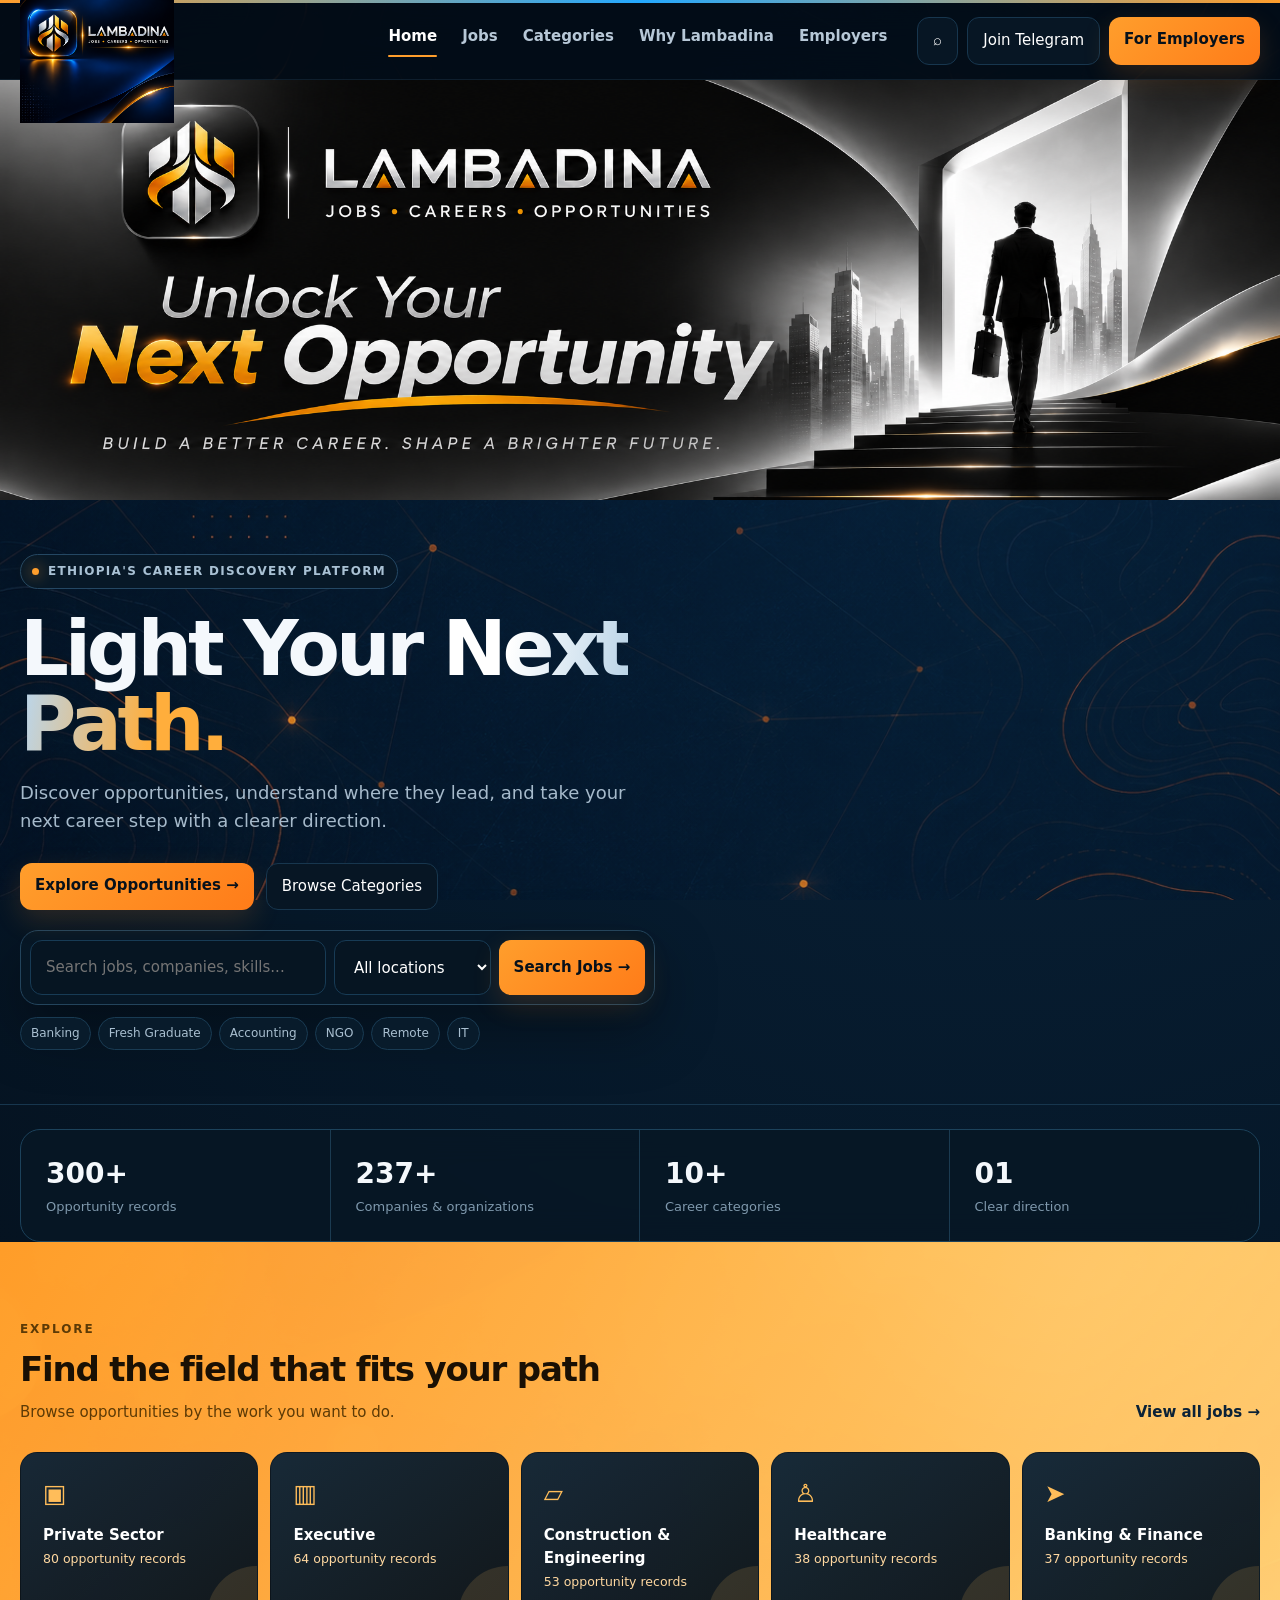
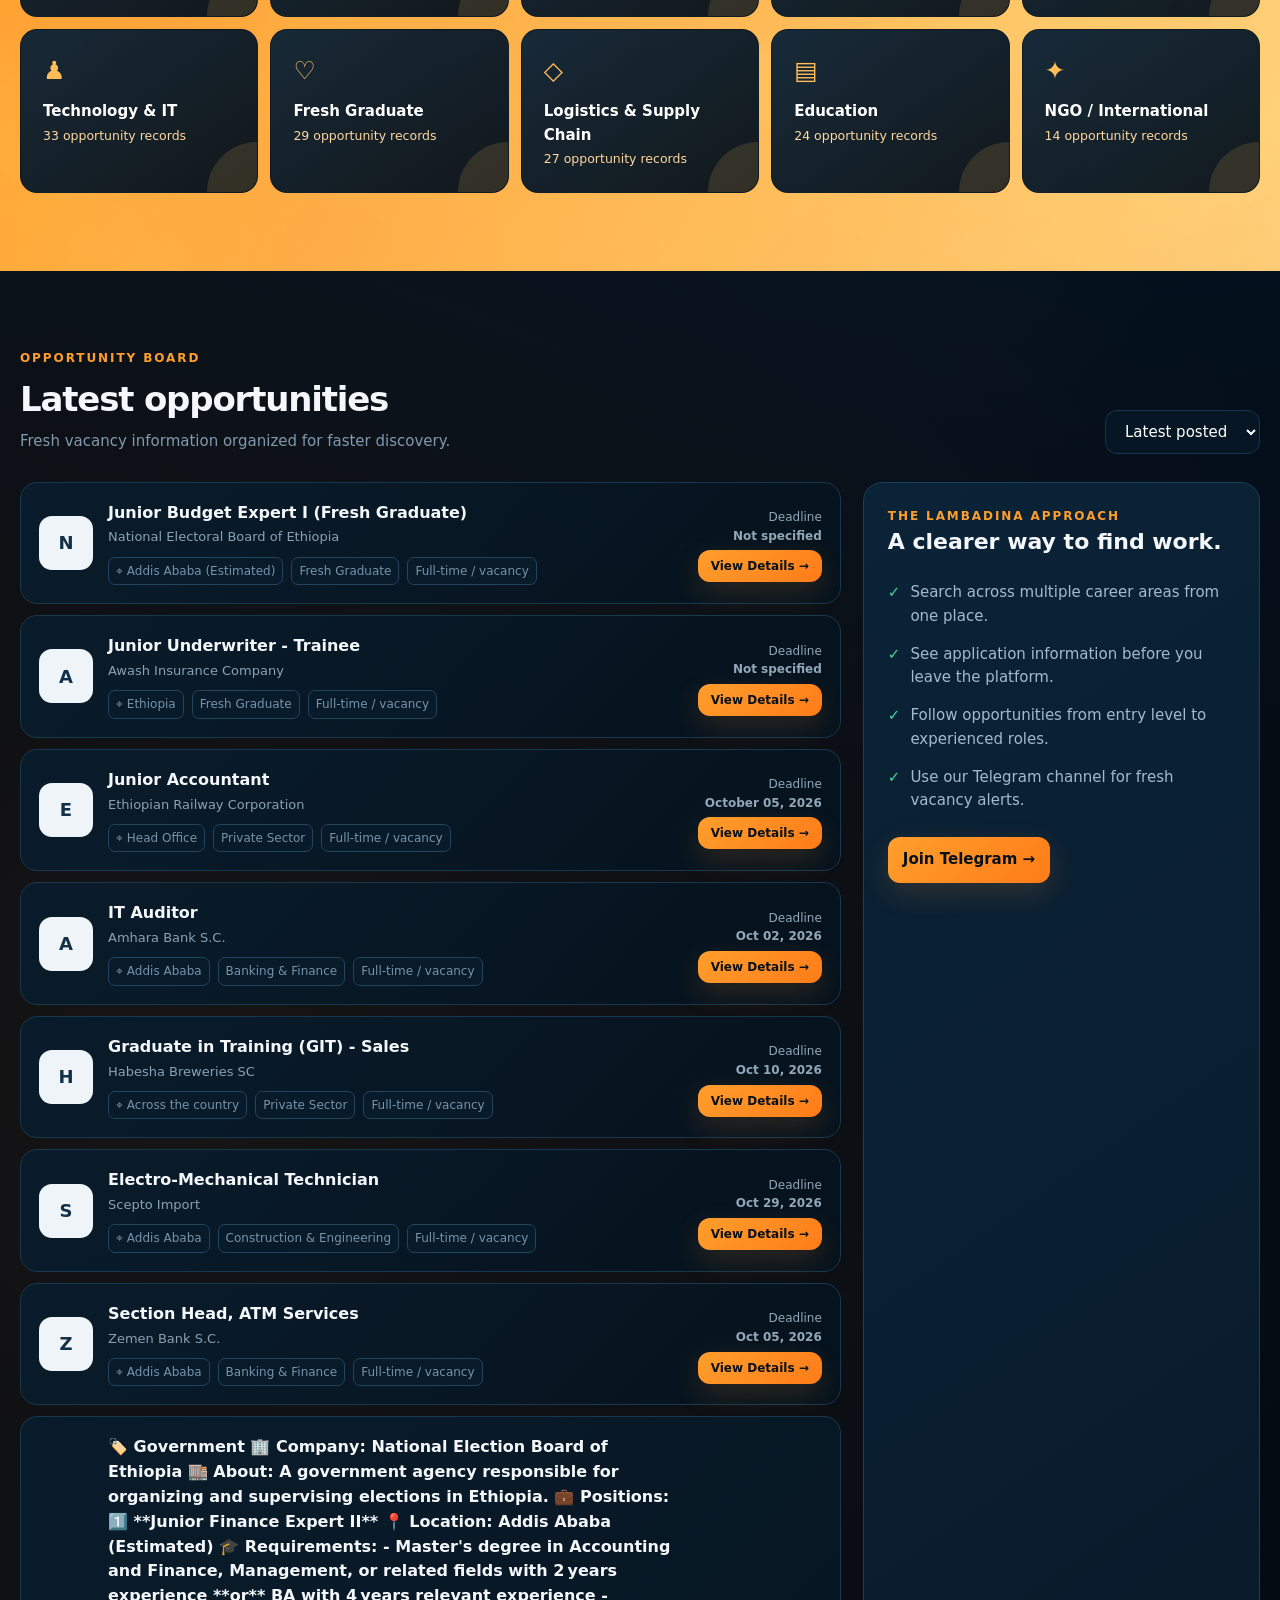
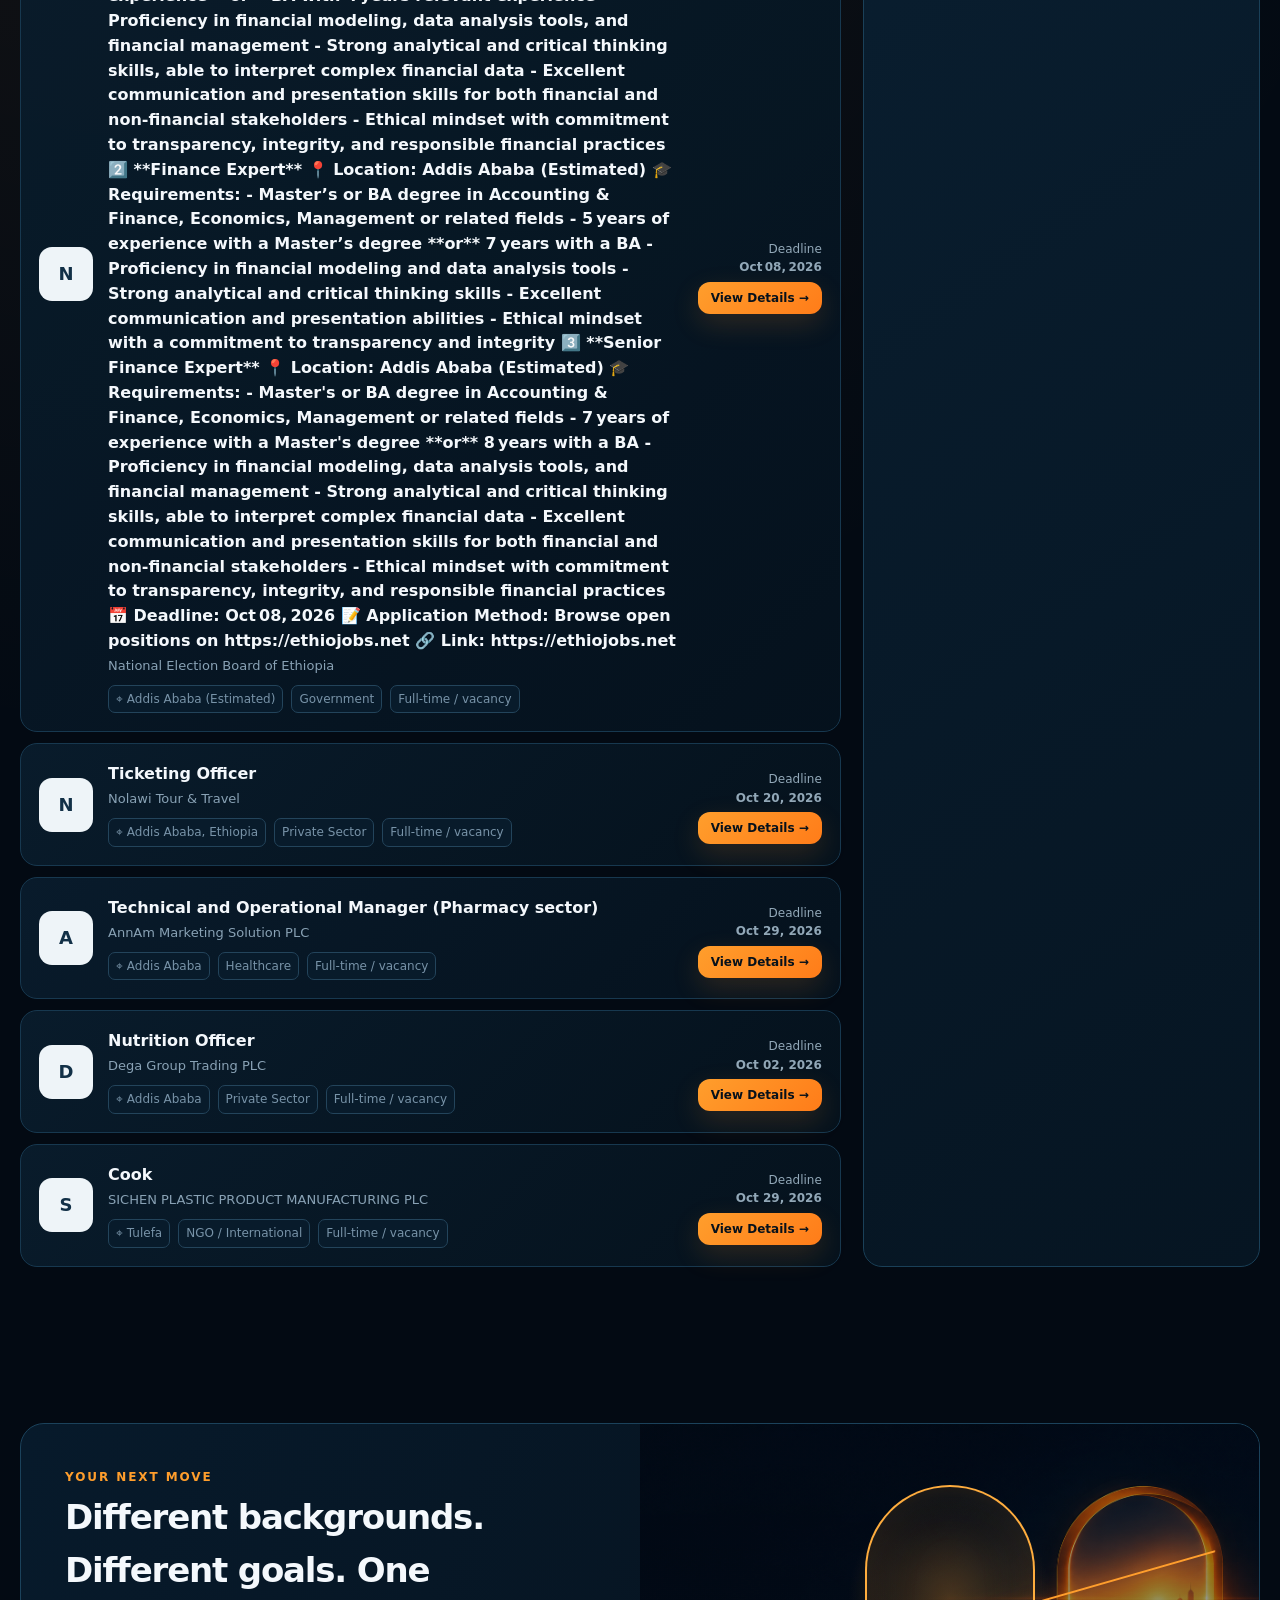
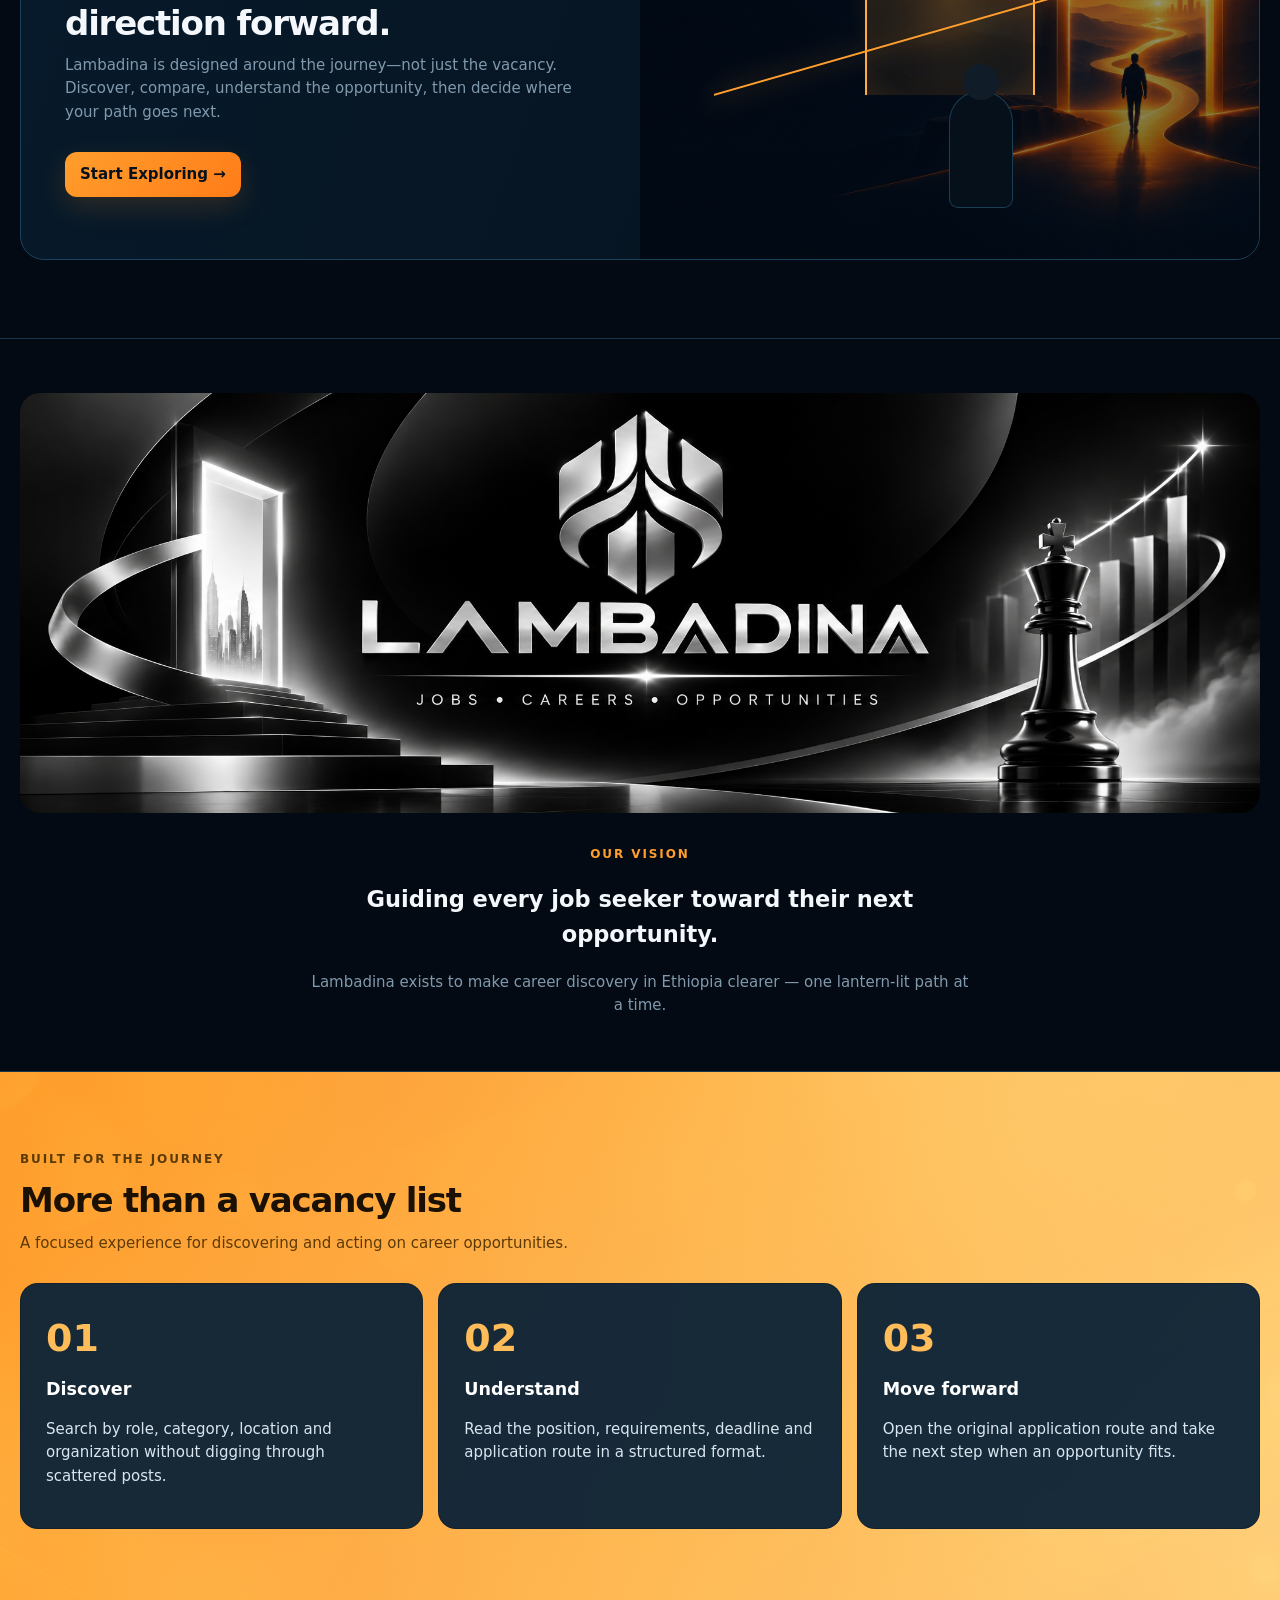
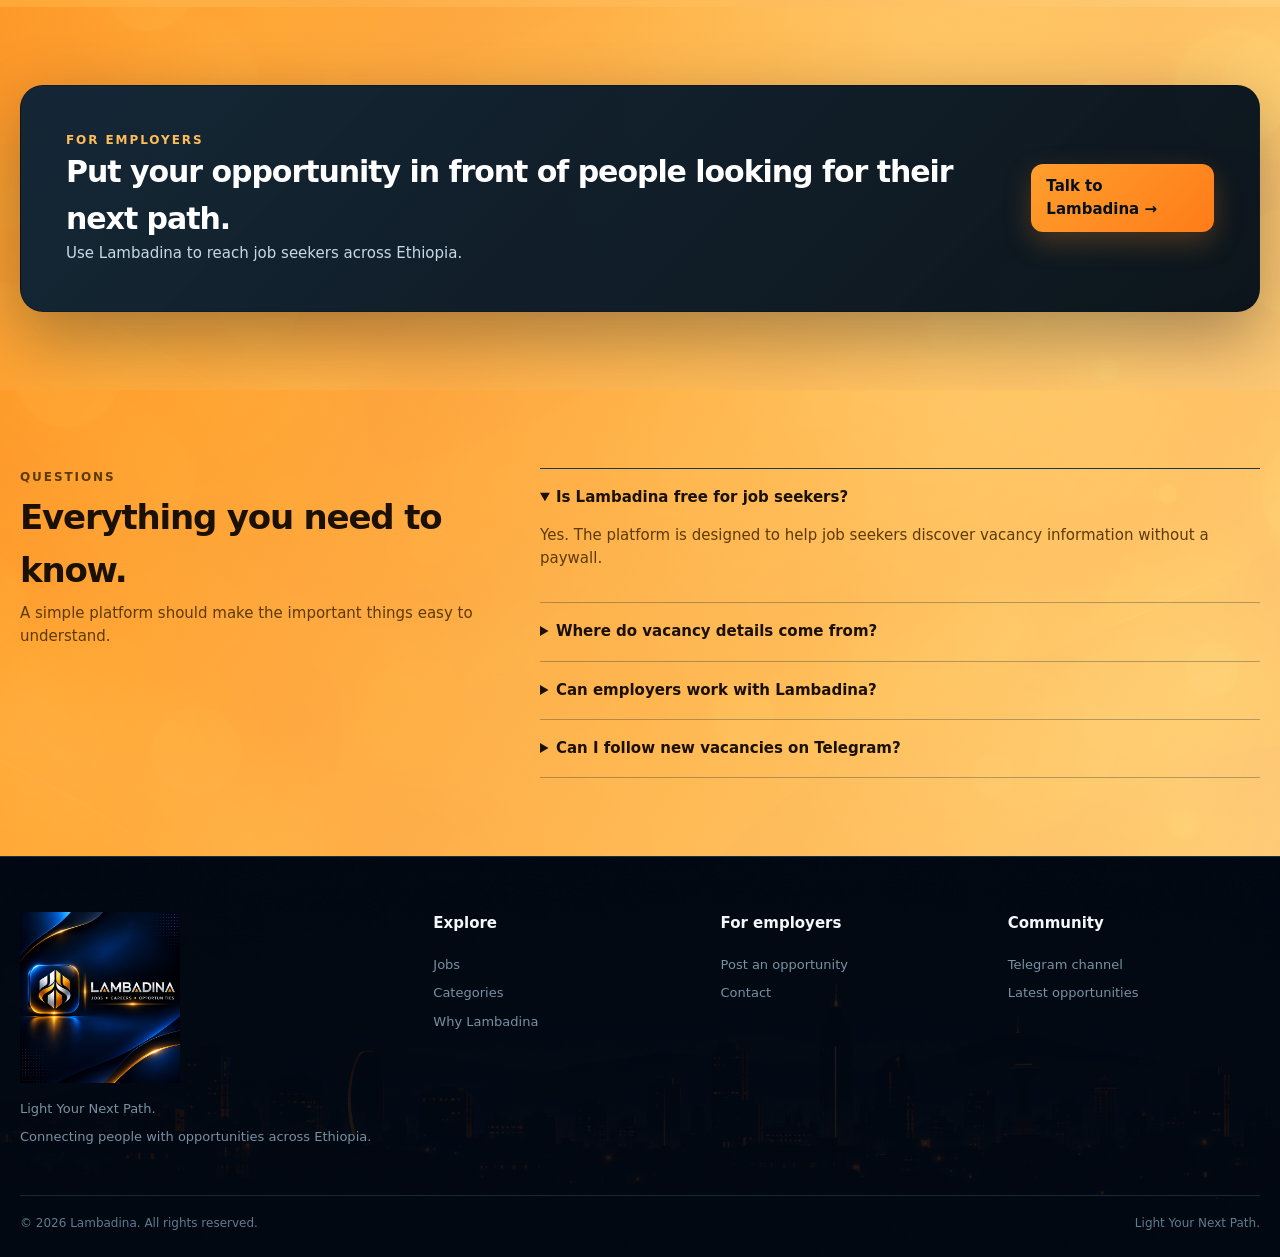
<file: Index.html>
<!doctype html>
<html lang="en">
<head>
<meta charset="utf-8">
<meta name="viewport" content="width=device-width,initial-scale=1">
<title>Lambadina — Light Your Next Path</title>
<meta name="description" content="Lambadina connects job seekers with job opportunities in Ethiopia.">
<style>
:root{
 --bg:#030a13;--bg2:#061321;--panel:#081b2c;--panel2:#0b2237;--line:#17364e;
 --text:#f4f8fc;--muted:#8fa7bb;--blue:#24a9ff;--blue2:#0878c9;--orange:#ff9e2c;
 --orange2:#ffbd5a;--green:#43d49a;--danger:#ff6b75;--radius:18px;
}
*{box-sizing:border-box}html{scroll-behavior:smooth}body{margin:0;background:
radial-gradient(circle at 78% 5%,rgba(25,112,180,.24),transparent 28%),
radial-gradient(circle at 15% 35%,rgba(255,142,36,.08),transparent 25%),
url('Wholebody.png') center/cover fixed,var(--bg);
color:var(--text);font:15px/1.55 Inter,system-ui,-apple-system,Segoe UI,Roboto,Arial,sans-serif}
a{color:inherit;text-decoration:none}button,input,select{font:inherit}button{cursor:pointer}
.container{width:min(1240px,calc(100% - 36px));margin:auto}.topline{height:3px;background:linear-gradient(90deg,var(--orange),var(--blue),var(--orange))}
header{position:sticky;top:0;z-index:50;background:rgba(3,10,19,.82);backdrop-filter:blur(18px);border-bottom:1px solid rgba(100,160,200,.12)}
.nav{height:76px;display:flex;align-items:center;gap:30px}.brand img{width:154px;display:block}.navlinks{display:flex;gap:25px;margin-left:auto}.navlinks a{color:#b7c8d7;font-weight:650}.navlinks a:hover,.navlinks a.active{color:#fff}.navlinks a.active:after{content:"";display:block;height:2px;background:var(--orange);margin-top:7px;border-radius:9px}
.nav-actions{display:flex;gap:9px}.iconbtn,.ghost,.primary{border:1px solid var(--line);border-radius:12px;background:#071624;color:#fff;padding:11px 15px}.primary{background:linear-gradient(135deg,var(--orange),#ff7c19);border:0;color:#07111b;font-weight:800;box-shadow:0 10px 28px rgba(255,145,37,.16)}.blue{background:linear-gradient(135deg,#138bd3,#0872bd);color:#fff;border:0}
.menu{display:none}

.hero{position:relative;border-bottom:1px solid var(--line)}
.hero-banner-img{display:block;width:100%;height:auto;max-height:420px;object-fit:cover}
.hero-grid{position:relative;display:grid;grid-template-columns:1.05fr .95fr;gap:30px;align-items:center;padding:54px 0}
.kicker{display:inline-flex;gap:9px;align-items:center;padding:7px 11px;border:1px solid #244763;background:#071827;border-radius:999px;color:#a9c1d4;font-size:12px;font-weight:800;letter-spacing:.11em;text-transform:uppercase}
.kicker i{width:7px;height:7px;border-radius:50%;background:var(--orange);box-shadow:0 0 15px var(--orange)}
h1{font-size:clamp(48px,6vw,78px);line-height:.98;letter-spacing:-.055em;margin:22px 0 18px;max-width:760px}.gradient{background:linear-gradient(100deg,#fff 18%,#bcd5e8 48%,#ffae3c 80%);-webkit-background-clip:text;background-clip:text;color:transparent}
.hero p{font-size:18px;color:#a6bacb;max-width:640px}.hero-actions{display:flex;gap:12px;margin:28px 0 18px;flex-wrap:wrap}
.searchbox{margin-top:20px;background:rgba(7,24,38,.82);border:1px solid #23445c;border-radius:18px;padding:9px;display:grid;grid-template-columns:1.7fr .9fr auto;gap:8px;max-width:820px;box-shadow:0 25px 60px rgba(0,0,0,.35)}
.searchbox input,.searchbox select{background:#061522;border:1px solid #173b55;color:#fff;border-radius:12px;padding:15px;outline:none}.searchbox input:focus,.searchbox select:focus{border-color:var(--blue)}
.hero-pills{display:flex;gap:7px;flex-wrap:wrap;margin-top:12px}.pill{padding:6px 10px;background:#081b2b;border:1px solid #193b53;border-radius:999px;color:#a9bfd0;font-size:12px}
.hero-art{position:relative;height:560px;display:flex;align-items:center;justify-content:center}
.orbit{position:absolute;border:1px solid rgba(36,169,255,.25);border-radius:50%;width:520px;height:520px;transform:rotate(-18deg)}.orbit:before,.orbit:after{content:"";position:absolute;border-radius:50%;width:10px;height:10px;background:var(--orange);box-shadow:0 0 25px var(--orange)}.orbit:before{top:18%;left:3%}.orbit:after{right:4%;bottom:22%;background:var(--blue);box-shadow:0 0 25px var(--blue)}
.lantern{position:relative;width:270px;height:350px;border:1px solid rgba(255,181,77,.65);border-radius:50% 50% 28% 28%;background:radial-gradient(circle at 50% 55%,rgba(255,168,54,.34),rgba(9,29,45,.72) 43%,rgba(4,12,21,.95) 70%);box-shadow:0 0 90px rgba(255,145,37,.25),inset 0 0 50px rgba(36,169,255,.15)}
.lantern:before{content:"";position:absolute;left:18%;right:18%;top:24%;bottom:16%;border:2px solid rgba(255,178,73,.7);border-radius:50% 50% 40% 40%}.flame{position:absolute;width:48px;height:80px;left:50%;top:45%;transform:translate(-50%,-50%) rotate(45deg);background:linear-gradient(135deg,#fff5be,#ff9e2c 55%,#ff5d17);border-radius:70% 10% 70% 10%;box-shadow:0 0 45px #ff9e2c}.lantern-label{position:absolute;bottom:-52px;left:50%;transform:translateX(-50%);white-space:nowrap;text-align:center;color:#7690a4;font-size:11px;letter-spacing:.2em}.lantern-label b{display:block;color:var(--orange);font-size:16px;margin-top:4px}
.stats{position:relative;margin-top:24px;z-index:3}.stats-grid{display:grid;grid-template-columns:repeat(4,1fr);background:rgba(7,23,37,.88);border:1px solid #1c425b;border-radius:20px;backdrop-filter:blur(16px);overflow:hidden}.stat{padding:22px 25px;border-right:1px solid #1b3b51}.stat:last-child{border:0}.stat strong{display:block;font-size:28px}.stat span{color:#7f99ad;font-size:13px}

.section{padding:78px 0}.section-head{display:flex;justify-content:space-between;align-items:end;gap:20px;margin-bottom:28px}.eyebrow{color:var(--orange);font-size:12px;font-weight:850;letter-spacing:.16em;text-transform:uppercase}.section h2{font-size:34px;letter-spacing:-.035em;margin:5px 0}.section-sub{color:#8099ad;margin:0}.link{color:#7dcaff;font-weight:750}
.categories{display:grid;grid-template-columns:repeat(5,1fr);gap:12px}.cat{position:relative;padding:22px;border:1px solid #183a52;background:linear-gradient(145deg,#091d2e,#061522);border-radius:17px;min-height:125px;overflow:hidden;transition:.2s}.cat:hover{transform:translateY(-4px);border-color:#2d688b}.cat:after{content:"";position:absolute;width:100px;height:100px;border-radius:50%;right:-50px;bottom:-50px;background:rgba(36,169,255,.08)}.caticon{font-size:25px;color:var(--orange)}.cat b{display:block;margin-top:10px}.cat small{color:#728ca0}

.jobs-layout{display:grid;grid-template-columns:1.55fr .75fr;gap:22px}.joblist{display:grid;gap:11px}.job-card{position:relative;display:grid;grid-template-columns:54px 1fr auto;gap:15px;align-items:center;padding:18px;border:1px solid #17384f;background:linear-gradient(135deg,rgba(9,28,44,.96),rgba(5,18,29,.96));border-radius:17px;transition:.2s}.job-card:hover{border-color:#2a6689;transform:translateX(2px)}.company-logo{width:54px;height:54px;border-radius:13px;display:grid;place-items:center;background:#eef4f8;color:#123047;font-weight:900;font-size:18px}.job-title{font-weight:850;font-size:16px}.company{color:#89a2b5;font-size:13px;margin-top:2px}.meta{display:flex;gap:8px;flex-wrap:wrap;margin-top:9px;color:#7893a8;font-size:12px}.tag{border:1px solid #23445b;padding:4px 7px;border-radius:7px;background:#081b2b}.job-right{text-align:right}.deadline{color:#92a8b8;font-size:12px;margin-bottom:9px}.job-right .primary{padding:9px 13px;font-size:12px}.side-card{border:1px solid #1a4058;background:linear-gradient(145deg,#0b2337,#061522);border-radius:19px;padding:24px;position:sticky;top:100px}.side-card h3{margin-top:0;font-size:22px}.check{display:flex;gap:10px;margin:15px 0;color:#a5baca}.check b{color:var(--green)}

.feature{display:grid;grid-template-columns:1fr 1fr;border:1px solid #1b425b;border-radius:24px;overflow:hidden;background:linear-gradient(110deg,#071a2b,#06111c)}.feature-copy{padding:44px}.feature-visual{min-height:330px;position:relative;background:radial-gradient(circle at 50% 40%,rgba(255,158,44,.28),transparent 25%),linear-gradient(rgba(3,10,19,.35),rgba(3,10,19,.55)),url('Your next move section.png') center/cover}.path{position:absolute;left:12%;right:7%;bottom:20%;height:150px;border-top:2px solid var(--orange);transform:skewY(-16deg);filter:drop-shadow(0 0 12px rgba(255,158,44,.7))}.person{position:absolute;bottom:12%;left:50%;width:62px;height:115px;background:#06101a;border-radius:30px 30px 8px 8px;box-shadow:0 0 0 1px #1c3e53}.person:before{content:"";position:absolute;width:36px;height:36px;border-radius:50%;background:#101d28;left:13px;top:-28px}.portal{position:absolute;left:50%;top:14%;width:170px;height:210px;transform:translateX(-50%);border:2px solid #ffad3e;border-bottom:0;border-radius:90px 90px 0 0;box-shadow:0 0 50px rgba(255,158,44,.2) inset}

.cards3{display:grid;grid-template-columns:repeat(3,1fr);gap:15px}.info-card{border:1px solid #183c55;border-radius:18px;padding:25px;background:#071a2a}.num{font-size:38px;font-weight:900;color:var(--orange)}.info-card h3{margin:8px 0}.info-card p{color:#8199aa}

.faq-grid{display:grid;grid-template-columns:.8fr 1.2fr;gap:40px}.faq{border-top:1px solid #1b3a50}.faq details{border-bottom:1px solid #1b3a50;padding:17px 0}.faq summary{cursor:pointer;font-weight:750}.faq p{color:#829aac;max-width:720px}

.newsletter{padding:45px;border:1px solid #244b63;border-radius:23px;background:linear-gradient(120deg,#0a2033,#071421);display:flex;justify-content:space-between;gap:25px;align-items:center}.newsletter h2{margin:0;font-size:30px}.newsform{display:flex;gap:8px}.newsform input{background:#061522;border:1px solid #24465e;border-radius:10px;padding:13px 14px;color:#fff}

footer{border-top:1px solid #142f43;padding:55px 0 25px;background:linear-gradient(rgba(2,8,17,.85),rgba(2,8,17,.92)),url('Footer.png') bottom/cover}.footgrid{display:grid;grid-template-columns:1.5fr repeat(3,1fr);gap:35px}.footgrid h4{margin-top:0}.footgrid a,.footgrid p{display:block;color:#7891a3;margin:8px 0;font-size:13px}.copyright{margin-top:40px;padding-top:18px;border-top:1px solid #11293a;color:#617b8e;font-size:12px;display:flex;justify-content:space-between}

.vision-banner{position:relative;border-top:1px solid var(--line);border-bottom:1px solid var(--line);padding:54px 0}
.vision-banner-img{display:block;width:100%;height:auto;max-height:420px;object-fit:cover;border-radius:20px;margin-bottom:32px}
.vision-content{position:relative;max-width:700px;margin:0 auto;text-align:center;padding:0 20px}

.empty{padding:50px;text-align:center;border:1px dashed #27475b;border-radius:18px;color:#7991a2}

.section-gold{background:linear-gradient(120deg,rgba(255,158,44,.88) 0%,rgba(255,189,90,.88) 55%,rgba(255,214,132,.88) 100%),url('Categoriesband.png') center/cover}
.section-gold .eyebrow{color:#5c3a06}
.section-gold h2{color:#1a1004}
.section-gold .section-sub{color:#5c3a06}
.section-gold .link{color:#0b2237;font-weight:800}
.section-gold .cat{background:linear-gradient(145deg,rgba(11,34,55,.95),rgba(5,15,25,.95));border-color:rgba(5,15,25,.35)}
.section-gold .cat:after{background:rgba(255,189,90,.14)}
.section-gold .cat b{color:#fff}
.section-gold .cat small{color:#ffd8a0}
.section-gold .caticon{color:#ffbd5a}
.section-gold .info-card{background:rgba(11,34,55,.95);border-color:rgba(5,15,25,.3)}
.section-gold .info-card h3{color:#fff}
.section-gold .info-card p{color:#d9e6f0}
.section-gold .num{color:#ffbd5a}
.section-gold .faq details{border-color:rgba(11,34,55,.3)}
.section-gold .faq summary{color:#1a1004}
.section-gold .faq p{color:#5c3a06}
.section-gold .newsletter{background:linear-gradient(135deg,rgba(11,34,55,.96),rgba(5,15,25,.97));border-color:rgba(5,15,25,.35);box-shadow:0 25px 70px rgba(5,15,25,.35)}
.section-gold .newsletter h2{color:#fff}
.section-gold .newsletter .eyebrow{color:var(--orange2)}
.section-gold .newsletter .section-sub{color:#c7d8e6}
.section-gold .newsletter .primary{background:linear-gradient(135deg,var(--orange),#ff7c19);color:#07111b;box-shadow:0 10px 28px rgba(255,145,37,.25)}
@media(max-width:900px){.navlinks,.nav-actions{display:none}.menu{display:block;margin-left:auto}.hero-grid{grid-template-columns:1fr}.hero-art{display:none}.stats{margin-top:0}.stats-grid{grid-template-columns:repeat(2,1fr)}.categories{grid-template-columns:repeat(2,1fr)}.jobs-layout,.faq-grid,.feature{grid-template-columns:1fr}.feature-visual{min-height:260px}.side-card{position:static}.cards3{grid-template-columns:1fr}.footgrid{grid-template-columns:1fr 1fr}.searchbox{grid-template-columns:1fr}.newsletter{display:block}.newsform{margin-top:18px}.section{padding:55px 0}.vision-banner{min-height:360px}.vision-content{padding:22px 24px}}
@media(max-width:520px){.container{width:min(100% - 24px,1240px)}.nav{height:66px}.brand img{width:132px}h1{font-size:46px}.hero{min-height:auto}.hero-grid{min-height:0;padding:70px 0}.stats-grid{grid-template-columns:1fr 1fr}.stat{padding:17px}.stat strong{font-size:22px}.categories{grid-template-columns:1fr 1fr}.job-card{grid-template-columns:44px 1fr}.company-logo{width:44px;height:44px}.job-right{grid-column:2;text-align:left}.footgrid{grid-template-columns:1fr}.copyright{display:block}.newsform{flex-direction:column}}
</style>
</head>
<body>
<div class="topline"></div>
<header><div class="container nav">
<a class="brand" href="index.html"><img src="logo.png" alt="Lambadina"></a>
<nav class="navlinks"><a class="active" href="#home">Home</a><a href="#jobs">Jobs</a><a href="#categories">Categories</a><a href="#why">Why Lambadina</a><a href="#employers">Employers</a></nav>
<div class="nav-actions"><a class="iconbtn" href="#jobs">⌕</a><a class="ghost" href="https://t.me/lambadina_jobs">Join Telegram</a><a class="primary" href="#employers">For Employers</a></div>
<button class="iconbtn menu" onclick="document.querySelector('.navlinks').classList.toggle('show')">☰</button>
</div></header>

<main id="home">
<section class="hero">
<img class="hero-banner-img" src="team-banner.png" alt="Lambadina - Ethiopia's career discovery platform">
<div class="container hero-grid">
<div>
<span class="kicker"><i></i>Ethiopia's career discovery platform</span>
<h1>Light Your <span class="gradient">Next Path.</span></h1>
<p>Discover opportunities, understand where they lead, and take your next career step with a clearer direction.</p>
<div class="hero-actions"><a class="primary" href="#jobs">Explore Opportunities →</a><a class="ghost" href="#categories">Browse Categories</a></div>
<div class="searchbox"><input id="searchInput" placeholder="Search jobs, companies, skills..."><select id="location"><option value="">All locations</option><option>Addis Ababa</option><option>Dire Dawa</option><option>Hawassa</option><option>Bahir Dar</option><option>Jimma</option></select><button class="primary" onclick="renderJobs()">Search Jobs →</button></div>
<div class="hero-pills"><span class="pill">Banking</span><span class="pill">Fresh Graduate</span><span class="pill">Accounting</span><span class="pill">NGO</span><span class="pill">Remote</span><span class="pill">IT</span></div>
</div>
</div>
</div></section>

<section class="stats"><div class="container stats-grid">
<div class="stat"><strong id="jobCount">500+</strong><span>Opportunity records</span></div><div class="stat"><strong id="companyCount">200+</strong><span>Companies & organizations</span></div><div class="stat"><strong>10+</strong><span>Career categories</span></div><div class="stat"><strong>01</strong><span>Clear direction</span></div>
</div></section>

<section class="section section-gold" id="categories"><div class="container">
<div class="section-head"><div><div class="eyebrow">Explore</div><h2>Find the field that fits your path</h2><p class="section-sub">Browse opportunities by the work you want to do.</p></div><a class="link" href="#jobs">View all jobs →</a></div>
<div class="categories" id="categoryGrid"></div>
</div></section>

<section class="section" id="jobs"><div class="container">
<div class="section-head"><div><div class="eyebrow">Opportunity board</div><h2>Latest opportunities</h2><p class="section-sub" id="jobsSub">Fresh vacancy information organized for faster discovery.</p></div><select id="sort" class="ghost" onchange="renderJobs()"><option value="latest">Latest posted</option><option value="deadline">Deadline</option></select></div>
<div class="jobs-layout"><div><div class="joblist" id="jobList"></div></div><aside class="side-card"><div class="eyebrow">The Lambadina approach</div><h3>A clearer way to find work.</h3><div class="check"><b>✓</b><span>Search across multiple career areas from one place.</span></div><div class="check"><b>✓</b><span>See application information before you leave the platform.</span></div><div class="check"><b>✓</b><span>Follow opportunities from entry level to experienced roles.</span></div><div class="check"><b>✓</b><span>Use our Telegram channel for fresh vacancy alerts.</span></div><a class="primary" style="display:inline-block;margin-top:10px" href="https://t.me/lambadina_jobs">Join Telegram →</a></aside></div>
</div></section>

<section class="section"><div class="container"><div class="feature">
<div class="feature-copy"><div class="eyebrow">Your next move</div><h2>Different backgrounds. Different goals. One direction forward.</h2><p class="section-sub">Lambadina is designed around the journey—not just the vacancy. Discover, compare, understand the opportunity, then decide where your path goes next.</p><div class="hero-actions"><a class="primary" href="#jobs">Start Exploring →</a></div></div>
<div class="feature-visual"><div class="portal"></div><div class="path"></div><div class="person"></div></div>
</div></div></section>

<section class="vision-banner"><div class="container">
<img class="vision-banner-img" src="vision-banner.png" alt="Lambadina - Our vision">
<div class="vision-content">
<div class="eyebrow">Our vision</div>
<h2>Guiding every job seeker toward their next opportunity.</h2>
<p class="section-sub">Lambadina exists to make career discovery in Ethiopia clearer — one lantern-lit path at a time.</p>
</div></div></section>

<section class="section section-gold" id="why"><div class="container">
<div class="section-head"><div><div class="eyebrow">Built for the journey</div><h2>More than a vacancy list</h2><p class="section-sub">A focused experience for discovering and acting on career opportunities.</p></div></div>
<div class="cards3"><div class="info-card"><div class="num">01</div><h3>Discover</h3><p>Search by role, category, location and organization without digging through scattered posts.</p></div><div class="info-card"><div class="num">02</div><h3>Understand</h3><p>Read the position, requirements, deadline and application route in a structured format.</p></div><div class="info-card"><div class="num">03</div><h3>Move forward</h3><p>Open the original application route and take the next step when an opportunity fits.</p></div></div>
</div></section>

<section class="section section-gold" id="employers"><div class="container">
<div class="newsletter"><div><div class="eyebrow">For employers</div><h2>Put your opportunity in front of people looking for their next path.</h2><p class="section-sub">Use Lambadina to reach job seekers across Ethiopia.</p></div><a class="primary" href="mailto:lambadina@example.com">Talk to Lambadina →</a></div>
</div></section>

<section class="section section-gold"><div class="container faq-grid"><div><div class="eyebrow">Questions</div><h2>Everything you need to know.</h2><p class="section-sub">A simple platform should make the important things easy to understand.</p></div><div class="faq">
<details open><summary>Is Lambadina free for job seekers?</summary><p>Yes. The platform is designed to help job seekers discover vacancy information without a paywall.</p></details>
<details><summary>Where do vacancy details come from?</summary><p>Each listing contains the source/application information available in the vacancy record. Applicants should review the original application route before submitting documents.</p></details>
<details><summary>Can employers work with Lambadina?</summary><p>Yes. Employers can contact the platform about publishing and promoting opportunities.</p></details>
<details><summary>Can I follow new vacancies on Telegram?</summary><p>Yes. Lambadina's Telegram channel can be used for vacancy alerts and updates.</p></details>
</div></div></section>
</main>

<footer><div class="container">
<div class="footgrid"><div><img src="logo.png" alt="Lambadina" style="width:160px"><p>Light Your Next Path.</p><p>Connecting people with opportunities across Ethiopia.</p></div>
<div><h4>Explore</h4><a href="#jobs">Jobs</a><a href="#categories">Categories</a><a href="#why">Why Lambadina</a></div>
<div><h4>For employers</h4><a href="#employers">Post an opportunity</a><a href="mailto:lambadina@example.com">Contact</a></div>
<div><h4>Community</h4><a href="https://t.me/lambadina_jobs">Telegram channel</a><a href="#jobs">Latest opportunities</a></div></div>
<div class="copyright"><span>© 2026 Lambadina. All rights reserved.</span><span>Light Your Next Path.</span></div>
</div></footer>
<script>
let DATA=[];
const icons=["▣","▥","▱","♙","➤","♟","♡","◇","▤","✦"];
async function init(){
 try{const r=await fetch("jobs.json");const j=await r.json();DATA=j.jobs||[];document.getElementById("jobCount").textContent=DATA.length+"+";document.getElementById("companyCount").textContent=new Set(DATA.map(x=>x.company).filter(Boolean)).size+"+";renderCategories();renderJobs();}
 catch(e){document.getElementById("jobList").innerHTML='<div class="empty">Vacancy data could not be loaded.</div>';}
}
function titleOf(j){return (j.positions&&j.positions[0])?j.positions[0]:((j.text||"Opportunity").split("\\n").find(x=>x.trim())||"Opportunity")}
function esc(s){return String(s??"").replace(/[&<>"']/g,m=>({"&":"&amp;","<":"&lt;",">":"&gt;",'"':"&quot;","'":"&#039;"}[m]))}
function renderCategories(){
 const map={};DATA.forEach(j=>(j.category||["Other"]).forEach(c=>map[c]=(map[c]||0)+1));
 const arr=Object.entries(map).sort((a,b)=>b[1]-a[1]).slice(0,10);
 document.getElementById("categoryGrid").innerHTML=arr.map((x,i)=>`<a class="cat" href="#jobs" onclick="pickCategory('${esc(x[0]).replaceAll("'","&#039;")}')"><div class="caticon">${icons[i%icons.length]}</div><b>${esc(x[0])}</b><small>${x[1]} opportunity records</small></a>`).join("");
}
function pickCategory(c){document.getElementById("searchInput").value=c;renderJobs();window.location.hash="jobs"}
function renderJobs(){
 let q=document.getElementById("searchInput").value.toLowerCase().trim(), loc=document.getElementById("location").value, sort=document.getElementById("sort").value;
 let rows=DATA.filter(j=>{let hay=[j.company,j.about,(j.positions||[]).join(" "), (j.category||[]).join(" "),j.text].join(" ").toLowerCase();let ok=!q||hay.includes(q);let okLoc=!loc||hay.includes(loc.toLowerCase());return ok&&okLoc});
 const isBrowsingDefault = !q && !loc;
 const sub = document.getElementById("jobsSub");
 if(isBrowsingDefault){
  const cutoffMs = Date.now() - 2*24*60*60*1000;
  const recent = rows.filter(j=>{const t=j.posted?Date.parse(j.posted):NaN;return !isNaN(t)&&t>=cutoffMs});
  // Fallback: if nothing posted in the last 2 days, don't show an empty homepage —
  // fall back to showing whatever's most recent instead.
  if(recent.length){rows=recent;if(sub)sub.textContent="Showing new opportunities posted in the last 2 days. Search or browse a category to see everything.";}
  else if(sub){sub.textContent="Fresh vacancy information organized for faster discovery.";}
 } else if(sub){
  sub.textContent="Showing all matching opportunities.";
 }
 rows.sort((a,b)=>sort==="deadline"?String(a.deadline||"zzzz").localeCompare(String(b.deadline||"zzzz")):String(b.posted||"").localeCompare(String(a.posted||"")));
 rows=rows.slice(0,12);
 document.getElementById("jobList").innerHTML=rows.length?rows.map(j=>{let t=titleOf(j), c=(j.category||["General"])[0];return `<article class="job-card"><div class="company-logo">${esc((j.company||"L").slice(0,1).toUpperCase())}</div><div><a class="job-title" href="job.html?id=${encodeURIComponent(j.id)}">${esc(t)}</a><div class="company">${esc(j.company)}</div><div class="meta"><span class="tag">⌖ ${esc((j.text||"Addis Ababa").match(/(?:Location:|📍 Location:|📍)\s*([^\n]+)/i)?.[1]||"Ethiopia")}</span><span class="tag">${esc(c)}</span><span class="tag">Full-time / vacancy</span></div></div><div class="job-right"><div class="deadline">Deadline<br><b>${esc(j.deadline||"Not specified")}</b></div><a class="primary" href="job.html?id=${encodeURIComponent(j.id)}">View Details →</a></div></article>`}).join(""):'<div class="empty">No opportunities match your search.</div>';
}
document.getElementById("searchInput").addEventListener("keydown",e=>{if(e.key==="Enter")renderJobs()});init();
</script>
</body></html>
</file>
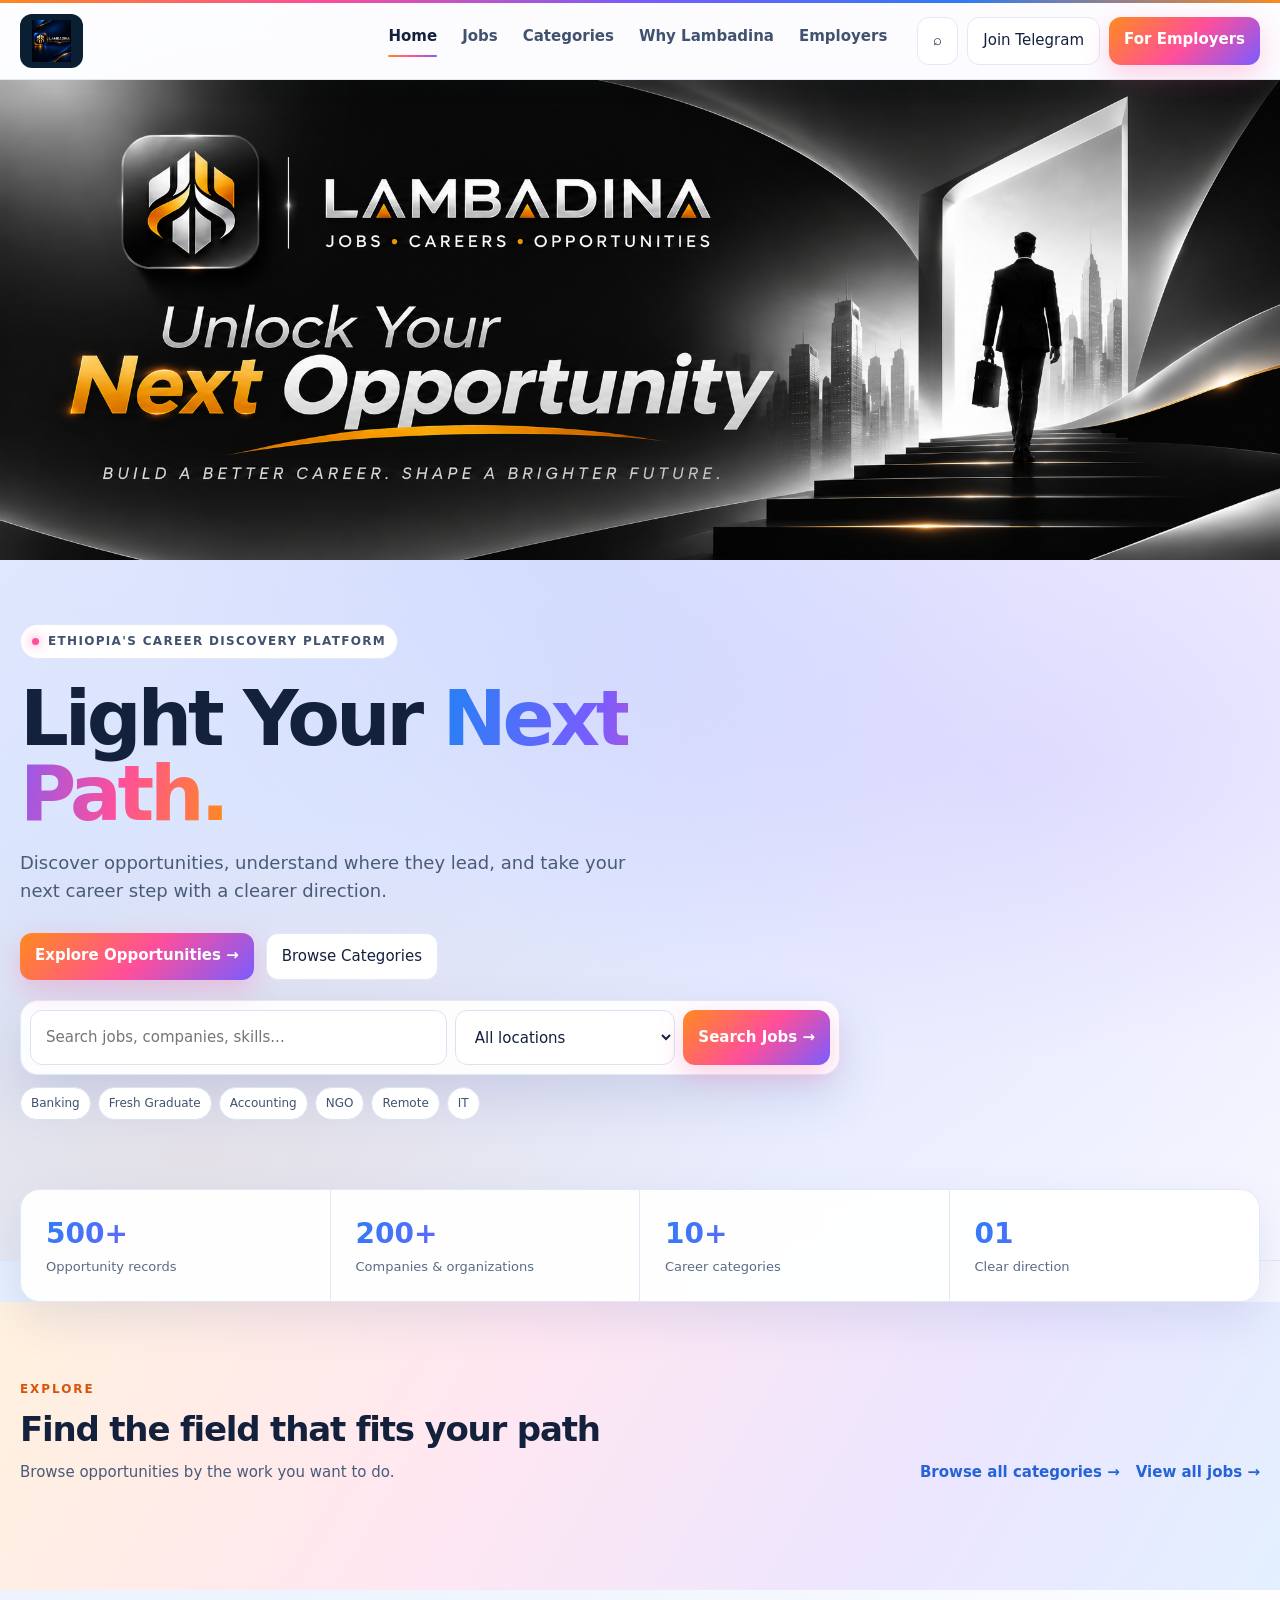
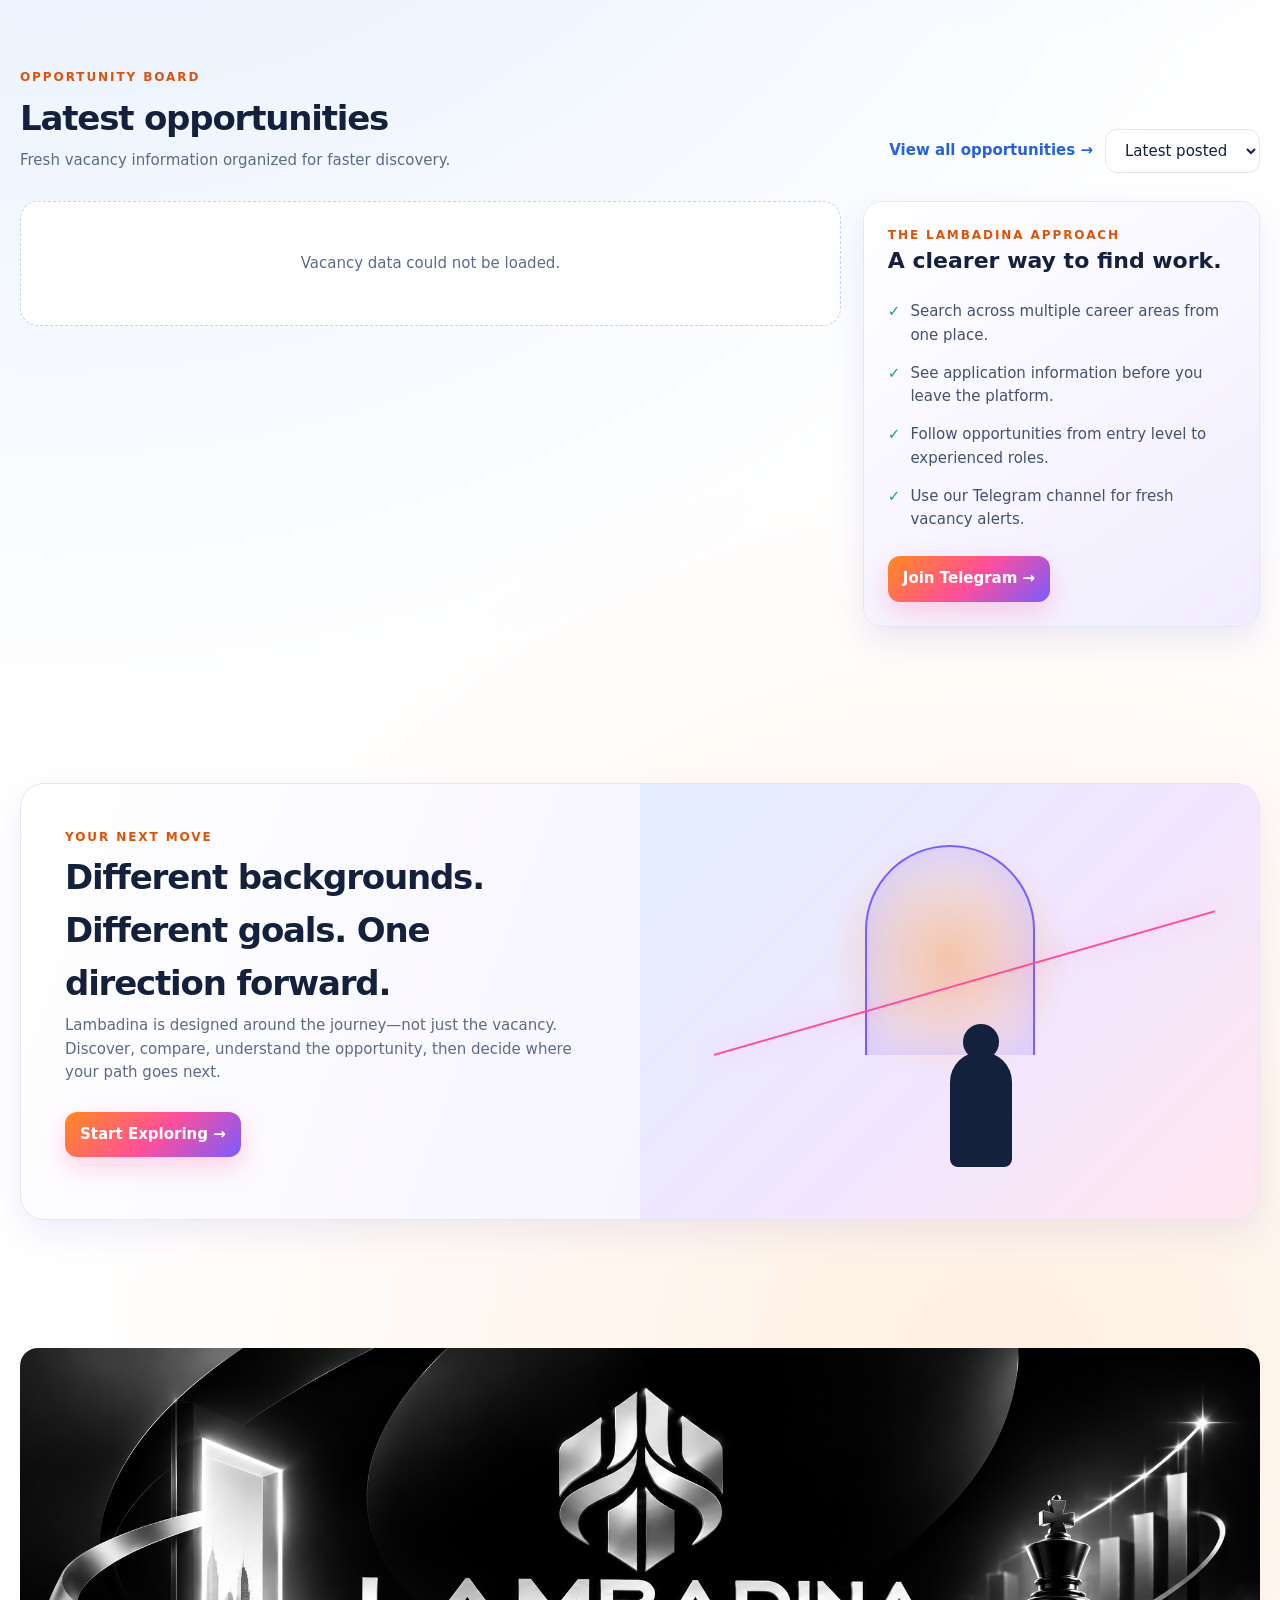
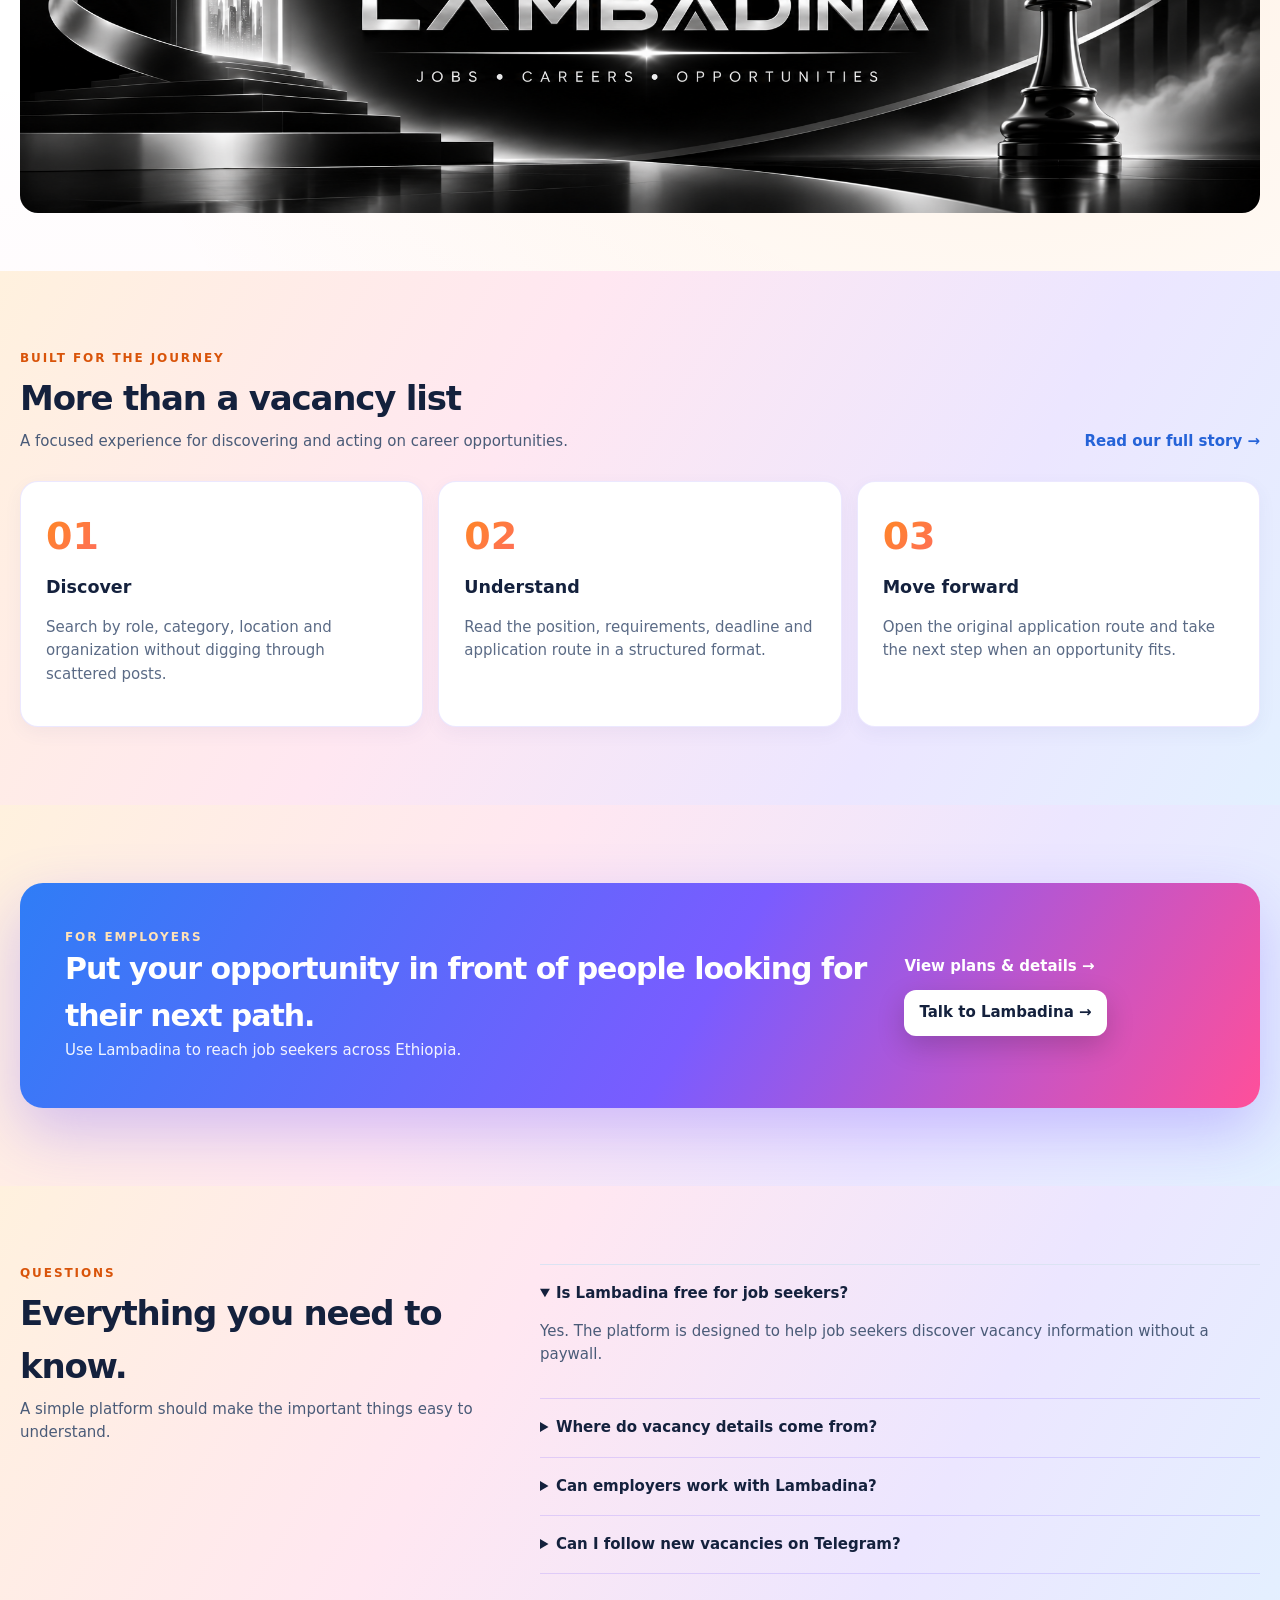
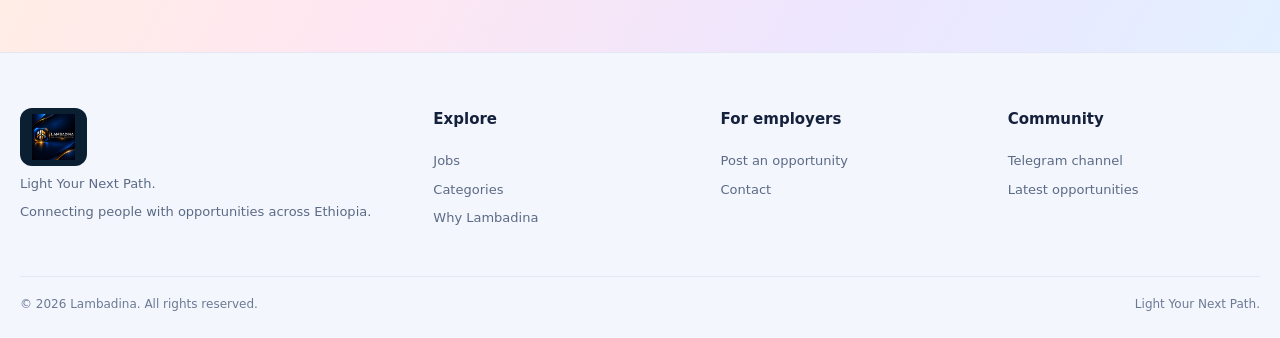
<file: index.html>
<!doctype html>
<html lang="en">
<head>
<meta charset="utf-8">
<meta name="viewport" content="width=device-width,initial-scale=1">
<title>Lambadina — Light Your Next Path</title>
<meta name="description" content="Lambadina connects job seekers with job opportunities in Ethiopia.">
<style>
:root{
 --bg:#030a13;--bg2:#061321;--panel:#081b2c;--panel2:#0b2237;--line:#17364e;
 --text:#f4f8fc;--muted:#8fa7bb;--blue:#24a9ff;--blue2:#0878c9;--orange:#ff9e2c;
 --orange2:#ffbd5a;--green:#43d49a;--danger:#ff6b75;--radius:18px;
}
*{box-sizing:border-box}html{scroll-behavior:smooth}body{margin:0;background:
radial-gradient(circle at 78% 5%,rgba(25,112,180,.24),transparent 28%),
radial-gradient(circle at 15% 35%,rgba(255,142,36,.08),transparent 25%),var(--bg);
color:var(--text);font:15px/1.55 Inter,system-ui,-apple-system,Segoe UI,Roboto,Arial,sans-serif}
a{color:inherit;text-decoration:none}button,input,select{font:inherit}button{cursor:pointer}
.container{width:min(1240px,calc(100% - 36px));margin:auto}.topline{height:3px;background:linear-gradient(90deg,var(--orange),var(--blue),var(--orange))}
header{position:sticky;top:0;z-index:50;background:rgba(3,10,19,.82);backdrop-filter:blur(18px);border-bottom:1px solid rgba(100,160,200,.12)}
.nav{height:76px;display:flex;align-items:center;gap:30px}.brand img{width:154px;display:block}.navlinks{display:flex;gap:25px;margin-left:auto}.navlinks a{color:#b7c8d7;font-weight:650}.navlinks a:hover,.navlinks a.active{color:#fff}.navlinks a.active:after{content:"";display:block;height:2px;background:var(--orange);margin-top:7px;border-radius:9px}
.nav-actions{display:flex;gap:9px}.iconbtn,.ghost,.primary{border:1px solid var(--line);border-radius:12px;background:#071624;color:#fff;padding:11px 15px}.primary{background:linear-gradient(135deg,var(--orange),#ff7c19);border:0;color:#07111b;font-weight:800;box-shadow:0 10px 28px rgba(255,145,37,.16)}.blue{background:linear-gradient(135deg,#138bd3,#0872bd);color:#fff;border:0}
.menu{display:none}

.top-banner{width:100%;line-height:0;background:#030a13}
.top-banner img{display:block;width:100%;height:auto}
.hero{position:relative;min-height:auto;overflow:hidden;border-bottom:1px solid var(--line)}
.hero:before{content:"";position:absolute;inset:0;background:
linear-gradient(90deg,#030a13 0%,rgba(3,10,19,.94) 35%,rgba(3,10,19,.45) 65%,#030a13 100%),
radial-gradient(ellipse at 75% 40%,rgba(255,148,39,.17),transparent 25%);
}
.hero-grid{position:relative;display:grid;grid-template-columns:1fr;gap:30px;align-items:center;padding:64px 0 140px}
.kicker{display:inline-flex;gap:9px;align-items:center;padding:7px 11px;border:1px solid #244763;background:#071827;border-radius:999px;color:#a9c1d4;font-size:12px;font-weight:800;letter-spacing:.11em;text-transform:uppercase}
.kicker i{width:7px;height:7px;border-radius:50%;background:var(--orange);box-shadow:0 0 15px var(--orange)}
h1{font-size:clamp(48px,6vw,78px);line-height:.98;letter-spacing:-.055em;margin:22px 0 18px;max-width:760px}.gradient{background:linear-gradient(100deg,#fff 18%,#bcd5e8 48%,#ffae3c 80%);-webkit-background-clip:text;background-clip:text;color:transparent}
.hero p{font-size:18px;color:#a6bacb;max-width:640px}.hero-actions{display:flex;gap:12px;margin:28px 0 18px;flex-wrap:wrap}
.searchbox{margin-top:20px;background:rgba(7,24,38,.82);border:1px solid #23445c;border-radius:18px;padding:9px;display:grid;grid-template-columns:1.7fr .9fr auto;gap:8px;max-width:820px;box-shadow:0 25px 60px rgba(0,0,0,.35)}
.searchbox input,.searchbox select{background:#061522;border:1px solid #173b55;color:#fff;border-radius:12px;padding:15px;outline:none}.searchbox input:focus,.searchbox select:focus{border-color:var(--blue)}
.hero-pills{display:flex;gap:7px;flex-wrap:wrap;margin-top:12px}.pill{padding:6px 10px;background:#081b2b;border:1px solid #193b53;border-radius:999px;color:#a9bfd0;font-size:12px}
.orbit{position:absolute;border:1px solid rgba(36,169,255,.25);border-radius:50%;width:520px;height:520px;transform:rotate(-18deg)}.orbit:before,.orbit:after{content:"";position:absolute;border-radius:50%;width:10px;height:10px;background:var(--orange);box-shadow:0 0 25px var(--orange)}.orbit:before{top:18%;left:3%}.orbit:after{right:4%;bottom:22%;background:var(--blue);box-shadow:0 0 25px var(--blue)}
.lantern{position:relative;width:270px;height:350px;border:1px solid rgba(255,181,77,.65);border-radius:50% 50% 28% 28%;background:radial-gradient(circle at 50% 55%,rgba(255,168,54,.34),rgba(9,29,45,.72) 43%,rgba(4,12,21,.95) 70%);box-shadow:0 0 90px rgba(255,145,37,.25),inset 0 0 50px rgba(36,169,255,.15)}
.lantern:before{content:"";position:absolute;left:18%;right:18%;top:24%;bottom:16%;border:2px solid rgba(255,178,73,.7);border-radius:50% 50% 40% 40%}.flame{position:absolute;width:48px;height:80px;left:50%;top:45%;transform:translate(-50%,-50%) rotate(45deg);background:linear-gradient(135deg,#fff5be,#ff9e2c 55%,#ff5d17);border-radius:70% 10% 70% 10%;box-shadow:0 0 45px #ff9e2c}.lantern-label{position:absolute;bottom:-52px;left:50%;transform:translateX(-50%);white-space:nowrap;text-align:center;color:#7690a4;font-size:11px;letter-spacing:.2em}.lantern-label b{display:block;color:var(--orange);font-size:16px;margin-top:4px}
.stats{position:relative;margin-top:-72px;z-index:3}.stats-grid{display:grid;grid-template-columns:repeat(4,1fr);background:rgba(7,23,37,.88);border:1px solid #1c425b;border-radius:20px;backdrop-filter:blur(16px);overflow:hidden}.stat{padding:22px 25px;border-right:1px solid #1b3b51}.stat:last-child{border:0}.stat strong{display:block;font-size:28px}.stat span{color:#7f99ad;font-size:13px}

.section{padding:78px 0}.section-head{display:flex;justify-content:space-between;align-items:end;gap:20px;margin-bottom:28px}.eyebrow{color:var(--orange);font-size:12px;font-weight:850;letter-spacing:.16em;text-transform:uppercase}.section h2{font-size:34px;letter-spacing:-.035em;margin:5px 0}.section-sub{color:#8099ad;margin:0}.link{color:#7dcaff;font-weight:750}
.categories{display:grid;grid-template-columns:repeat(5,1fr);gap:12px}.cat{position:relative;padding:22px;border:1px solid #183a52;background:linear-gradient(145deg,#091d2e,#061522);border-radius:17px;min-height:125px;overflow:hidden;transition:.2s}.cat:hover{transform:translateY(-4px);border-color:#2d688b}.cat:after{content:"";position:absolute;width:100px;height:100px;border-radius:50%;right:-50px;bottom:-50px;background:rgba(36,169,255,.08)}.caticon{font-size:25px;color:var(--orange)}.cat b{display:block;margin-top:10px}.cat small{color:#728ca0}

.jobs-layout{display:grid;grid-template-columns:1.55fr .75fr;gap:22px}.joblist{display:grid;gap:11px}.job-card{position:relative;display:grid;grid-template-columns:54px 1fr auto;gap:15px;align-items:center;padding:18px;border:1px solid #17384f;background:linear-gradient(135deg,rgba(9,28,44,.96),rgba(5,18,29,.96));border-radius:17px;transition:.2s}.job-card:hover{border-color:#2a6689;transform:translateX(2px)}.company-logo{width:54px;height:54px;border-radius:13px;background:#eef4f8;object-fit:contain;padding:6px}.job-title{font-weight:850;font-size:16px}.company{color:#89a2b5;font-size:13px;margin-top:2px}.meta{display:flex;gap:8px;flex-wrap:wrap;margin-top:9px;color:#7893a8;font-size:12px}.tag{border:1px solid #23445b;padding:4px 7px;border-radius:7px;background:#081b2b}.job-right{text-align:right}.deadline{color:#92a8b8;font-size:12px;margin-bottom:9px}.job-right .primary{padding:9px 13px;font-size:12px}.side-card{border:1px solid #1a4058;background:linear-gradient(145deg,#0b2337,#061522);border-radius:19px;padding:24px;position:sticky;top:100px}.side-card h3{margin-top:0;font-size:22px}.check{display:flex;gap:10px;margin:15px 0;color:#a5baca}.check b{color:var(--green)}

.feature{display:grid;grid-template-columns:1fr 1fr;border:1px solid #1b425b;border-radius:24px;overflow:hidden;background:linear-gradient(110deg,#071a2b,#06111c)}.feature-copy{padding:44px}.feature-visual{min-height:330px;position:relative;background:radial-gradient(circle at 50% 40%,rgba(255,158,44,.28),transparent 25%),linear-gradient(135deg,#081d2f,#030b13)}.path{position:absolute;left:12%;right:7%;bottom:20%;height:150px;border-top:2px solid var(--orange);transform:skewY(-16deg);filter:drop-shadow(0 0 12px rgba(255,158,44,.7))}.person{position:absolute;bottom:12%;left:50%;width:62px;height:115px;background:#06101a;border-radius:30px 30px 8px 8px;box-shadow:0 0 0 1px #1c3e53}.person:before{content:"";position:absolute;width:36px;height:36px;border-radius:50%;background:#101d28;left:13px;top:-28px}.portal{position:absolute;left:50%;top:14%;width:170px;height:210px;transform:translateX(-50%);border:2px solid #ffad3e;border-bottom:0;border-radius:90px 90px 0 0;box-shadow:0 0 50px rgba(255,158,44,.2) inset}

.cards3{display:grid;grid-template-columns:repeat(3,1fr);gap:15px}.info-card{border:1px solid #183c55;border-radius:18px;padding:25px;background:#071a2a}.num{font-size:38px;font-weight:900;color:var(--orange)}.info-card h3{margin:8px 0}.info-card p{color:#8199aa}

.faq-grid{display:grid;grid-template-columns:.8fr 1.2fr;gap:40px}.faq{border-top:1px solid #1b3a50}.faq details{border-bottom:1px solid #1b3a50;padding:17px 0}.faq summary{cursor:pointer;font-weight:750}.faq p{color:#829aac;max-width:720px}

.newsletter{padding:45px;border:1px solid #244b63;border-radius:23px;background:linear-gradient(120deg,#0a2033,#071421);display:flex;justify-content:space-between;gap:25px;align-items:center}.newsletter h2{margin:0;font-size:30px}.newsform{display:flex;gap:8px}.newsform input{background:#061522;border:1px solid #24465e;border-radius:10px;padding:13px 14px;color:#fff}

footer{border-top:1px solid #142f43;padding:55px 0 25px;background:#020811}.footgrid{display:grid;grid-template-columns:1.5fr repeat(3,1fr);gap:35px}.footgrid h4{margin-top:0}.footgrid a,.footgrid p{display:block;color:#7891a3;margin:8px 0;font-size:13px}.copyright{margin-top:40px;padding-top:18px;border-top:1px solid #11293a;color:#617b8e;font-size:12px;display:flex;justify-content:space-between}

.vision-banner{padding:50px 0;text-align:center}
.vision-banner img{max-width:100%;height:auto;border-radius:18px}

.empty{padding:50px;text-align:center;border:1px dashed #27475b;border-radius:18px;color:#7991a2}

.section-gold{background:linear-gradient(120deg,var(--orange) 0%,var(--orange2) 55%,#ffd684 100%)}
.section-gold .eyebrow{color:#5c3a06}
.section-gold h2{color:#1a1004}
.section-gold .section-sub{color:#5c3a06}
.section-gold .link{color:#0b2237;font-weight:800}
.section-gold .cat{background:linear-gradient(145deg,rgba(11,34,55,.95),rgba(5,15,25,.95));border-color:rgba(5,15,25,.35)}
.section-gold .cat:after{background:rgba(255,189,90,.14)}
.section-gold .cat b{color:#fff}
.section-gold .cat small{color:#ffd8a0}
.section-gold .caticon{color:#ffbd5a}
.section-gold .info-card{background:rgba(11,34,55,.95);border-color:rgba(5,15,25,.3)}
.section-gold .info-card h3{color:#fff}
.section-gold .info-card p{color:#d9e6f0}
.section-gold .num{color:#ffbd5a}
.section-gold .faq details{border-color:rgba(11,34,55,.3)}
.section-gold .faq summary{color:#1a1004}
.section-gold .faq p{color:#5c3a06}
.section-gold .newsletter{background:linear-gradient(135deg,rgba(11,34,55,.96),rgba(5,15,25,.97));border-color:rgba(5,15,25,.35);box-shadow:0 25px 70px rgba(5,15,25,.35)}
.section-gold .newsletter h2{color:#fff}
.section-gold .newsletter .eyebrow{color:var(--orange2)}
.section-gold .newsletter .section-sub{color:#c7d8e6}
.section-gold .newsletter .primary{background:linear-gradient(135deg,var(--orange),#ff7c19);color:#07111b;box-shadow:0 10px 28px rgba(255,145,37,.25)}
@media(max-width:900px){.navlinks,.nav-actions{display:none}.menu{display:block;margin-left:auto}.hero-grid{grid-template-columns:1fr}.stats{margin-top:0}.stats-grid{grid-template-columns:repeat(2,1fr)}.categories{grid-template-columns:repeat(2,1fr)}.jobs-layout,.faq-grid,.feature{grid-template-columns:1fr}.feature-visual{min-height:260px}.side-card{position:static}.cards3{grid-template-columns:1fr}.footgrid{grid-template-columns:1fr 1fr}.searchbox{grid-template-columns:1fr}.newsletter{display:block}.newsform{margin-top:18px}.section{padding:55px 0}
.navlinks.show{display:flex;flex-direction:column;position:absolute;top:76px;left:0;right:0;background:rgba(3,10,19,.98);backdrop-filter:blur(18px);border-bottom:1px solid var(--line);padding:10px 20px 18px;gap:2px;z-index:60}
.navlinks.show a{padding:13px 4px;border-bottom:1px solid rgba(255,255,255,.07)}
.navlinks.show a:last-child{border-bottom:0}
.nav-actions.show{display:flex;position:absolute;top:calc(76px + 1px);left:0;right:0;background:rgba(3,10,19,.98);padding:0 20px 18px;flex-direction:column;gap:10px;z-index:59}
}
@media(max-width:520px){.container{width:min(100% - 24px,1240px)}.nav{height:66px}.brand img{width:132px}h1{font-size:46px}.hero{min-height:auto}.hero-grid{min-height:0;padding:70px 0}.stats-grid{grid-template-columns:1fr 1fr}.stat{padding:17px}.stat strong{font-size:22px}.categories{grid-template-columns:1fr 1fr}.job-card{grid-template-columns:44px 1fr}.company-logo{width:44px;height:44px}.job-right{grid-column:2;text-align:left}.footgrid{grid-template-columns:1fr}.copyright{display:block}.newsform{flex-direction:column}}
</style>
<link rel="stylesheet" href="theme.css">
</head>
<body>
<div class="topline"></div>
<header><div class="container nav">
<a class="brand" href="index.html"><img src="logo.png" alt="Lambadina"></a>
<nav class="navlinks"><a class="active" href="#home">Home</a><a href="jobs.html">Jobs</a><a href="categories.html">Categories</a><a href="why.html">Why Lambadina</a><a href="employers.html">Employers</a></nav>
<div class="nav-actions"><a class="iconbtn" href="jobs.html">⌕</a><a class="ghost" href="https://t.me/lambadina_jobs">Join Telegram</a><a class="primary" href="employers.html">For Employers</a></div>
<button class="iconbtn menu" onclick="document.querySelector('.navlinks').classList.toggle('show');document.querySelector('.nav-actions').classList.toggle('show')">☰</button>
</div></header>

<main id="home">
<section class="top-banner"><img src="team-banner.png" alt="Lambadina — Light Your Career Path"></section>

<section class="hero"><div class="container hero-grid">
<div>
<span class="kicker"><i></i>Ethiopia's career discovery platform</span>
<h1>Light Your <span class="gradient">Next Path.</span></h1>
<p>Discover opportunities, understand where they lead, and take your next career step with a clearer direction.</p>
<div class="hero-actions"><a class="primary" href="#jobs">Explore Opportunities →</a><a class="ghost" href="#categories">Browse Categories</a></div>
<div class="searchbox"><input id="searchInput" placeholder="Search jobs, companies, skills..."><select id="location"><option value="">All locations</option><option>Addis Ababa</option><option>Dire Dawa</option><option>Hawassa</option><option>Bahir Dar</option><option>Jimma</option></select><button class="primary" onclick="renderJobs()">Search Jobs →</button></div>
<div class="hero-pills"><span class="pill">Banking</span><span class="pill">Fresh Graduate</span><span class="pill">Accounting</span><span class="pill">NGO</span><span class="pill">Remote</span><span class="pill">IT</span></div>
</div>
</div></section>

<section class="stats"><div class="container stats-grid">
<div class="stat"><strong id="jobCount">500+</strong><span>Opportunity records</span></div><div class="stat"><strong id="companyCount">200+</strong><span>Companies & organizations</span></div><div class="stat"><strong>10+</strong><span>Career categories</span></div><div class="stat"><strong>01</strong><span>Clear direction</span></div>
</div></section>

<section class="section section-gold" id="categories"><div class="container">
<div class="section-head"><div><div class="eyebrow">Explore</div><h2>Find the field that fits your path</h2><p class="section-sub">Browse opportunities by the work you want to do.</p></div><div style="display:flex;gap:16px;flex-wrap:wrap"><a class="link" href="categories.html">Browse all categories →</a><a class="link" href="jobs.html">View all jobs →</a></div></div>
<div class="categories" id="categoryGrid"></div>
</div></section>

<section class="section" id="jobs"><div class="container">
<div class="section-head"><div><div class="eyebrow">Opportunity board</div><h2>Latest opportunities</h2><p class="section-sub" id="jobsSub">Fresh vacancy information organized for faster discovery.</p></div><div style="display:flex;gap:12px;align-items:center;flex-wrap:wrap"><a class="link" href="jobs.html">View all opportunities →</a><select id="sort" class="ghost" onchange="renderJobs()"><option value="latest">Latest posted</option><option value="deadline">Deadline</option></select></div></div>
<div class="jobs-layout"><div><div class="joblist" id="jobList"></div></div><aside class="side-card"><div class="eyebrow">The Lambadina approach</div><h3>A clearer way to find work.</h3><div class="check"><b>✓</b><span>Search across multiple career areas from one place.</span></div><div class="check"><b>✓</b><span>See application information before you leave the platform.</span></div><div class="check"><b>✓</b><span>Follow opportunities from entry level to experienced roles.</span></div><div class="check"><b>✓</b><span>Use our Telegram channel for fresh vacancy alerts.</span></div><a class="primary" style="display:inline-block;margin-top:10px" href="https://t.me/lambadina_jobs">Join Telegram →</a></aside></div>
</div></section>

<section class="section"><div class="container"><div class="feature">
<div class="feature-copy"><div class="eyebrow">Your next move</div><h2>Different backgrounds. Different goals. One direction forward.</h2><p class="section-sub">Lambadina is designed around the journey—not just the vacancy. Discover, compare, understand the opportunity, then decide where your path goes next.</p><div class="hero-actions"><a class="primary" href="#jobs">Start Exploring →</a></div></div>
<div class="feature-visual"><div class="portal"></div><div class="path"></div><div class="person"></div></div>
</div></div></section>

<section class="vision-banner"><div class="container">
<img src="vision-banner.png" alt="Lambadina — Guiding every job seeker toward their next opportunity">
</div></section>

<section class="section section-gold" id="why"><div class="container">
<div class="section-head"><div><div class="eyebrow">Built for the journey</div><h2>More than a vacancy list</h2><p class="section-sub">A focused experience for discovering and acting on career opportunities.</p></div><a class="link" href="why.html">Read our full story →</a></div>
<div class="cards3"><div class="info-card"><div class="num">01</div><h3>Discover</h3><p>Search by role, category, location and organization without digging through scattered posts.</p></div><div class="info-card"><div class="num">02</div><h3>Understand</h3><p>Read the position, requirements, deadline and application route in a structured format.</p></div><div class="info-card"><div class="num">03</div><h3>Move forward</h3><p>Open the original application route and take the next step when an opportunity fits.</p></div></div>
</div></section>

<section class="section section-gold" id="employers"><div class="container">
<div class="newsletter"><div><div class="eyebrow">For employers</div><h2>Put your opportunity in front of people looking for their next path.</h2><p class="section-sub">Use Lambadina to reach job seekers across Ethiopia.</p></div><div style="display:flex;gap:12px;flex-wrap:wrap"><a href="employers.html" style="color:#0b2237;font-weight:800;align-self:center">View plans & details →</a><a class="primary" href="mailto:lambadina@example.com">Talk to Lambadina →</a></div></div>
</div></section>

<section class="section section-gold"><div class="container faq-grid"><div><div class="eyebrow">Questions</div><h2>Everything you need to know.</h2><p class="section-sub">A simple platform should make the important things easy to understand.</p></div><div class="faq">
<details open><summary>Is Lambadina free for job seekers?</summary><p>Yes. The platform is designed to help job seekers discover vacancy information without a paywall.</p></details>
<details><summary>Where do vacancy details come from?</summary><p>Each listing contains the source/application information available in the vacancy record. Applicants should review the original application route before submitting documents.</p></details>
<details><summary>Can employers work with Lambadina?</summary><p>Yes. Employers can contact the platform about publishing and promoting opportunities.</p></details>
<details><summary>Can I follow new vacancies on Telegram?</summary><p>Yes. Lambadina's Telegram channel can be used for vacancy alerts and updates.</p></details>
</div></div></section>
</main>

<footer><div class="container">
<div class="footgrid"><div><img src="logo.png" alt="Lambadina" style="width:160px"><p>Light Your Next Path.</p><p>Connecting people with opportunities across Ethiopia.</p></div>
<div><h4>Explore</h4><a href="jobs.html">Jobs</a><a href="categories.html">Categories</a><a href="why.html">Why Lambadina</a></div>
<div><h4>For employers</h4><a href="employers.html">Post an opportunity</a><a href="mailto:lambadina@example.com">Contact</a></div>
<div><h4>Community</h4><a href="https://t.me/lambadina_jobs">Telegram channel</a><a href="jobs.html">Latest opportunities</a></div></div>
<div class="copyright"><span>© 2026 Lambadina. All rights reserved.</span><span>Light Your Next Path.</span></div>
</div></footer>
<script>
let DATA=[];
const icons=["▣","▥","▱","♙","➤","♟","♡","◇","▤","✦"];
async function init(){
 try{const r=await fetch("https://raw.githubusercontent.com/nebilnur18-creator/lambadina-data/main/jobs.json");const j=await r.json();DATA=j.jobs||[];document.getElementById("jobCount").textContent=DATA.length+"+";document.getElementById("companyCount").textContent=new Set(DATA.map(x=>x.company).filter(Boolean)).size+"+";renderCategories();renderJobs();}
 catch(e){document.getElementById("jobList").innerHTML='<div class="empty">Vacancy data could not be loaded.</div>';}
}
function titleOf(j){
 if(j.positions&&j.positions[0]&&j.positions[0].length<=90) return j.positions[0];
 const firstLine=(j.text||"").split("\n").find(x=>x.trim());
 if(firstLine&&firstLine.trim().length<=90) return firstLine.trim();
 return (j.company?j.company+" — Opportunity":"Opportunity");
}
function esc(s){return String(s??"").replace(/[&<>"']/g,m=>({"&":"&amp;","<":"&lt;",">":"&gt;",'"':"&quot;","'":"&#039;"}[m]))}
function renderCategories(){
 const map={};DATA.forEach(j=>(j.category||["Other"]).forEach(c=>map[c]=(map[c]||0)+1));
 const arr=Object.entries(map).sort((a,b)=>b[1]-a[1]).slice(0,10);
 document.getElementById("categoryGrid").innerHTML=arr.map((x,i)=>`<a class="cat" href="#jobs" onclick="pickCategory('${esc(x[0]).replaceAll("'","&#039;")}')"><div class="caticon">${icons[i%icons.length]}</div><b>${esc(x[0])}</b><small>${x[1]} opportunity records</small></a>`).join("");
}
function pickCategory(c){document.getElementById("searchInput").value=c;renderJobs();window.location.hash="jobs"}
function renderJobs(){
 let q=document.getElementById("searchInput").value.toLowerCase().trim(), loc=document.getElementById("location").value, sort=document.getElementById("sort").value;
 let rows=DATA.filter(j=>{let hay=[j.company,j.about,(j.positions||[]).join(" "), (j.category||[]).join(" "),j.text].join(" ").toLowerCase();let ok=!q||hay.includes(q);let okLoc=!loc||hay.includes(loc.toLowerCase());return ok&&okLoc});
 const isBrowsingDefault = !q && !loc;
 const sub = document.getElementById("jobsSub");
 if(isBrowsingDefault){
  const cutoffMs = Date.now() - 2*24*60*60*1000;
  const recent = rows.filter(j=>{const t=j.posted?Date.parse(j.posted):NaN;return !isNaN(t)&&t>=cutoffMs});
  // Fallback: if nothing posted in the last 2 days, don't show an empty homepage —
  // fall back to showing whatever's most recent instead.
  if(recent.length){rows=recent;if(sub)sub.textContent="Showing new opportunities posted in the last 2 days. Search or browse a category to see everything.";}
  else if(sub){sub.textContent="Fresh vacancy information organized for faster discovery.";}
 } else if(sub){
  sub.textContent="Showing all matching opportunities.";
 }
 rows.sort((a,b)=>sort==="deadline"?String(a.deadline||"zzzz").localeCompare(String(b.deadline||"zzzz")):String(b.posted||"").localeCompare(String(a.posted||"")));
 if(isBrowsingDefault) rows=rows.slice(0,25);
 document.getElementById("jobList").innerHTML=rows.length?rows.map(j=>{let t=titleOf(j), c=(j.category||["General"])[0];return `<article class="job-card"><img class="company-logo" src="${esc(j.image||'logo.png')}" alt="${esc(j.company||'Lambadina')}" loading="lazy" onerror="this.onerror=null;this.src='logo.png'"><div><a class="job-title" href="job.html?id=${encodeURIComponent(j.id)}">${esc(t)}</a><div class="company">${esc(j.company)}</div><div class="meta"><span class="tag">⌖ ${esc((j.text||"Addis Ababa").match(/(?:Location:|📍 Location:|📍)\s*([^\n]+)/i)?.[1]||"Ethiopia")}</span><span class="tag">${esc(c)}</span><span class="tag">Full-time / vacancy</span></div></div><div class="job-right"><div class="deadline">Deadline<br><b>${esc(j.deadline||"Not specified")}</b></div><a class="primary" href="job.html?id=${encodeURIComponent(j.id)}">View Details →</a></div></article>`}).join(""):'<div class="empty">No opportunities match your search.</div>';
}
document.getElementById("searchInput").addEventListener("keydown",e=>{if(e.key==="Enter")renderJobs()});init();
</script>
</body></html>
</file>
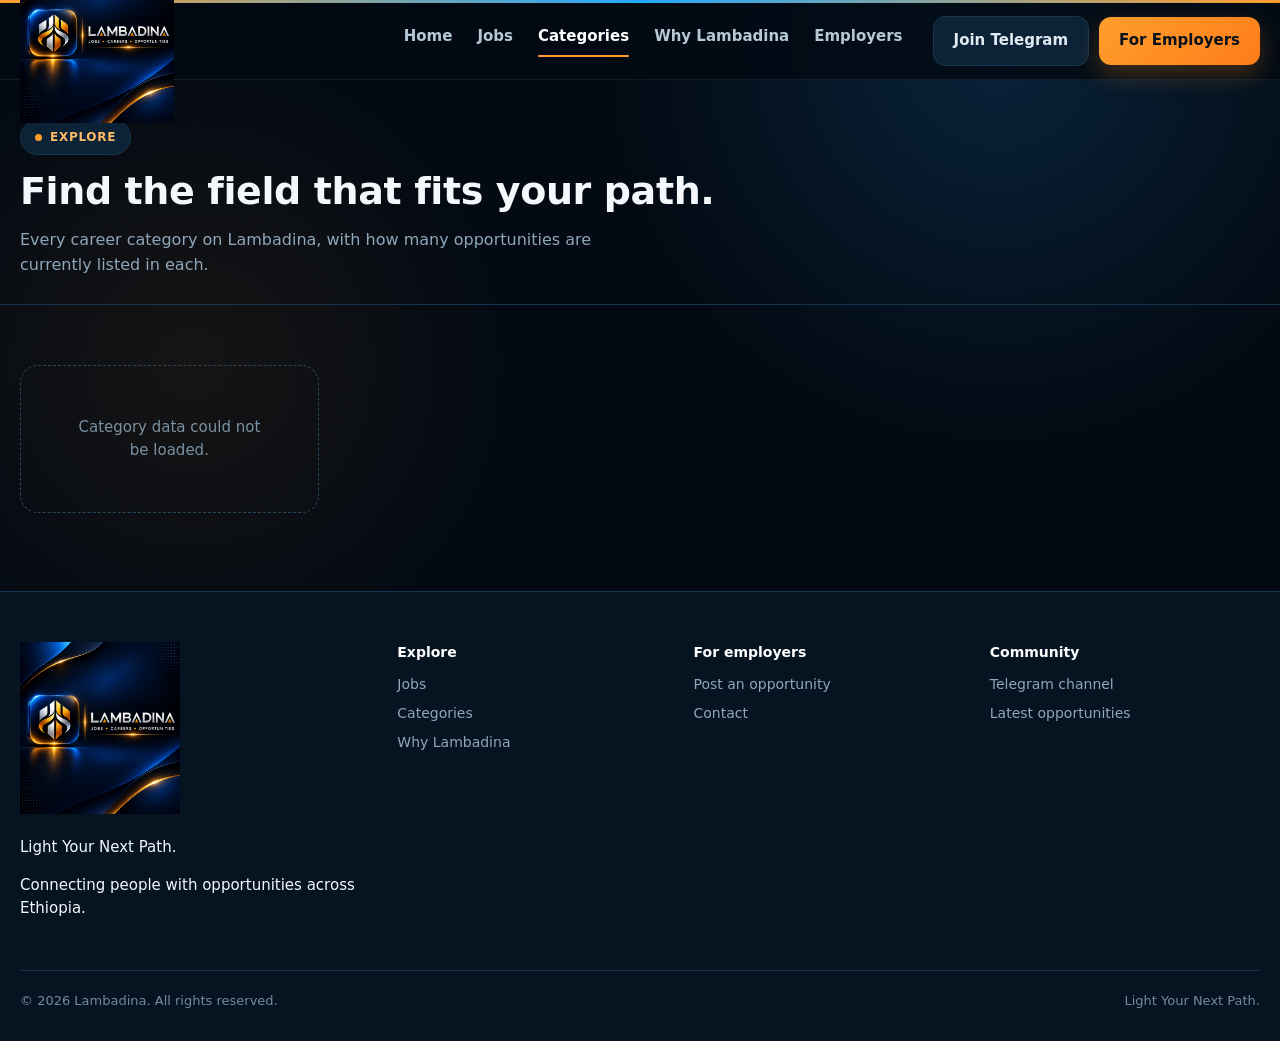
<file: categories.html>
<!doctype html>
<html lang="en">
<head>
<meta charset="utf-8">
<meta name="viewport" content="width=device-width,initial-scale=1">
<title>Browse Categories — Lambadina</title>
<meta name="description" content="Browse every career category on Lambadina.">
<style>
:root{
 --bg:#030a13;--bg2:#061321;--panel:#081b2c;--panel2:#0b2237;--line:#17364e;
 --text:#f4f8fc;--muted:#8fa7bb;--blue:#24a9ff;--blue2:#0878c9;--orange:#ff9e2c;
 --orange2:#ffbd5a;--green:#43d49a;--danger:#ff6b75;--radius:18px;
}
*{box-sizing:border-box}html{scroll-behavior:smooth}body{margin:0;background:
radial-gradient(circle at 78% 5%,rgba(25,112,180,.24),transparent 28%),
radial-gradient(circle at 15% 35%,rgba(255,142,36,.08),transparent 25%),var(--bg);
color:var(--text);font:15px/1.55 Inter,system-ui,-apple-system,Segoe UI,Roboto,Arial,sans-serif}
a{color:inherit;text-decoration:none}button,input,select{font:inherit}button{cursor:pointer}
.container{width:min(1240px,calc(100% - 36px));margin:auto}.topline{height:3px;background:linear-gradient(90deg,var(--orange),var(--blue),var(--orange))}
header{position:sticky;top:0;z-index:50;background:rgba(3,10,19,.82);backdrop-filter:blur(18px);border-bottom:1px solid rgba(100,160,200,.12)}
.nav{height:76px;display:flex;align-items:center;gap:30px}.brand img{width:154px;display:block}.navlinks{display:flex;gap:25px;margin-left:auto}.navlinks a{color:#b7c8d7;font-weight:650}.navlinks a:hover,.navlinks a.active{color:#fff}.navlinks a.active:after{content:"";display:block;height:2px;background:var(--orange);margin-top:7px;border-radius:9px}
.nav-actions{display:flex;gap:10px;align-items:center}.iconbtn{width:40px;height:40px;border-radius:12px;border:1px solid var(--line);background:var(--panel2);display:grid;place-items:center;color:#bcd0de}
.btn{padding:12px 20px;border-radius:12px;font-weight:750;display:inline-flex;align-items:center;gap:8px;border:0}
.ghost{background:var(--panel2);border:1px solid var(--line);color:#dfeaf2}
.primary{background:linear-gradient(135deg,var(--orange),#ff7c19);color:#07111b;box-shadow:0 10px 24px rgba(255,145,37,.25)}
.menu{display:none}
.section{padding:50px 0 78px}
.eyebrow{display:inline-flex;align-items:center;gap:8px;background:var(--panel2);border:1px solid var(--line);padding:7px 14px;border-radius:99px;font-size:12px;font-weight:750;letter-spacing:.06em;text-transform:uppercase;color:#ffb866}
.eyebrow:before{content:"";width:7px;height:7px;border-radius:50%;background:var(--orange)}
h1{font-size:38px;line-height:1.1;margin:16px 0 10px;letter-spacing:-.01em}
.section-sub{color:var(--muted);font-size:16px;max-width:620px}
.pagehead{padding:40px 0 10px;border-bottom:1px solid var(--line)}

.catgrid{display:grid;grid-template-columns:repeat(4,1fr);gap:15px;margin-top:10px}
.cat{border:1px solid #1d3c52;background:linear-gradient(145deg,#0b2236,#071523);border-radius:16px;padding:20px;position:relative;overflow:hidden;display:block}
.cat:after{content:"";position:absolute;right:-20px;bottom:-20px;width:90px;height:90px;border-radius:50%;background:rgba(36,169,255,.08)}
.caticon{font-size:22px;color:#6fd3ff;margin-bottom:10px}
.cat b{display:block;font-size:15px}
.cat small{color:#7f96a8}
.empty{padding:50px;text-align:center;border:1px dashed #27475b;border-radius:18px;color:#7991a2}

footer{border-top:1px solid var(--line);padding:50px 0 30px;background:var(--bg2)}
.footgrid{display:grid;grid-template-columns:1.3fr 1fr 1fr 1fr;gap:26px}
.footgrid h4{color:#fff;margin:0 0 10px;font-size:14px}
.footgrid a{display:block;color:var(--muted);margin:7px 0;font-size:14px}
.copyright{margin-top:34px;padding-top:20px;border-top:1px solid var(--line);display:flex;justify-content:space-between;color:#718ca0;font-size:13px;flex-wrap:wrap;gap:10px}

@media(max-width:900px){
 .navlinks,.nav-actions{display:none}.menu{display:block;margin-left:auto}
 h1{font-size:30px}
 .catgrid{grid-template-columns:repeat(2,1fr)}
 .footgrid{grid-template-columns:1fr 1fr}
 .section{padding:30px 0 55px}
 .navlinks.show{display:flex;flex-direction:column;position:absolute;top:76px;left:0;right:0;background:rgba(3,10,19,.98);backdrop-filter:blur(18px);border-bottom:1px solid var(--line);padding:10px 20px 18px;gap:2px;z-index:60}
 .navlinks.show a{padding:13px 4px;border-bottom:1px solid rgba(255,255,255,.07)}
 .navlinks.show a:last-child{border-bottom:0}
 .nav-actions.show{display:flex;position:absolute;top:calc(76px + 1px);left:0;right:0;background:rgba(3,10,19,.98);padding:0 20px 18px;flex-direction:column;gap:10px;z-index:59}
}
</style>
</head>
<body>
<div class="topline"></div>
<header><div class="container nav">
<a class="brand" href="index.html"><img src="logo.png" alt="Lambadina"></a>
<nav class="navlinks"><a href="index.html#home">Home</a><a href="jobs.html">Jobs</a><a class="active" href="categories.html">Categories</a><a href="why.html">Why Lambadina</a><a href="employers.html">Employers</a></nav>
<div class="nav-actions"><a class="btn ghost" href="https://t.me/lambadina_jobs" target="_blank" rel="noopener">Join Telegram</a><a class="btn primary" href="employers.html">For Employers</a></div>
<button class="iconbtn menu" onclick="document.querySelector('.navlinks').classList.toggle('show');document.querySelector('.nav-actions').classList.toggle('show')">☰</button>
</div></header>

<section class="pagehead"><div class="container">
<span class="eyebrow">Explore</span>
<h1>Find the field that fits your path.</h1>
<p class="section-sub">Every career category on Lambadina, with how many opportunities are currently listed in each.</p>
</div></section>

<section class="section"><div class="container">
<div class="catgrid" id="categoryGrid"></div>
</div></section>

<footer><div class="container">
<div class="footgrid"><div><img src="logo.png" alt="Lambadina" style="width:160px"><p>Light Your Next Path.</p><p>Connecting people with opportunities across Ethiopia.</p></div>
<div><h4>Explore</h4><a href="jobs.html">Jobs</a><a href="categories.html">Categories</a><a href="why.html">Why Lambadina</a></div>
<div><h4>For employers</h4><a href="employers.html">Post an opportunity</a><a href="mailto:lambadina@example.com">Contact</a></div>
<div><h4>Community</h4><a href="https://t.me/lambadina_jobs">Telegram channel</a><a href="jobs.html">Latest opportunities</a></div></div>
<div class="copyright"><span>© 2026 Lambadina. All rights reserved.</span><span>Light Your Next Path.</span></div>
</div></footer>

<script>
const icons=["▣","▥","▱","♙","➤","♟","♡","◇","▤","✦","☗","⬢","◆","⬡"];
function esc(s){return String(s??"").replace(/[&<>"']/g,m=>({"&":"&amp;","<":"&lt;",">":"&gt;",'"':"&quot;","'":"&#039;"}[m]))}
async function init(){
 try{
  const r=await fetch("https://raw.githubusercontent.com/nebilnur18-creator/lambadina-data/main/jobs.json");
  const j=await r.json();const DATA=j.jobs||[];
  const map={};DATA.forEach(x=>(x.category||["Other"]).forEach(c=>map[c]=(map[c]||0)+1));
  const arr=Object.entries(map).sort((a,b)=>b[1]-a[1]);
  document.getElementById("categoryGrid").innerHTML=arr.length?arr.map((x,i)=>`<a class="cat" href="jobs.html?cat=${encodeURIComponent(x[0])}"><div class="caticon">${icons[i%icons.length]}</div><b>${esc(x[0])}</b><small>${x[1]} opportunity record${x[1]===1?"":"s"}</small></a>`).join(""):'<div class="empty">No categories available right now.</div>';
 }catch(e){document.getElementById("categoryGrid").innerHTML='<div class="empty">Category data could not be loaded.</div>';}
}
init();
</script>
</body>
</html>
</file>
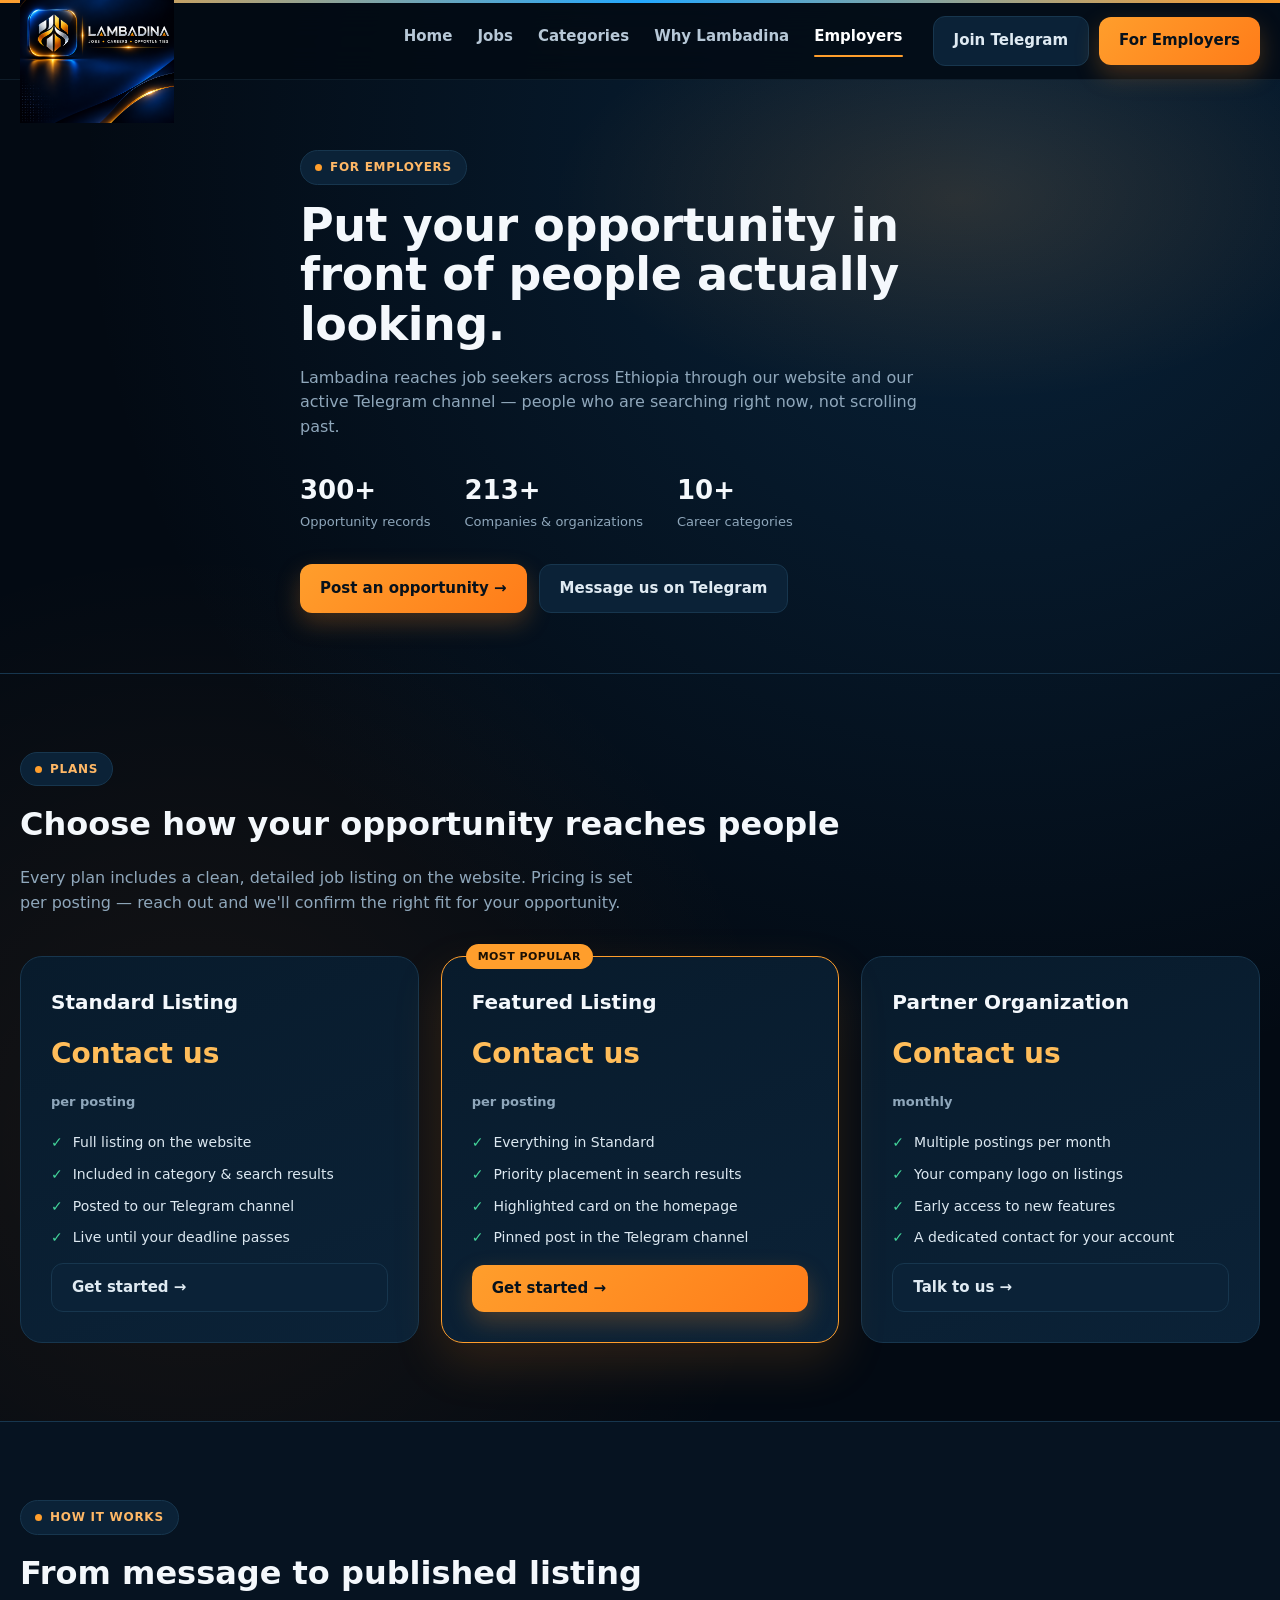
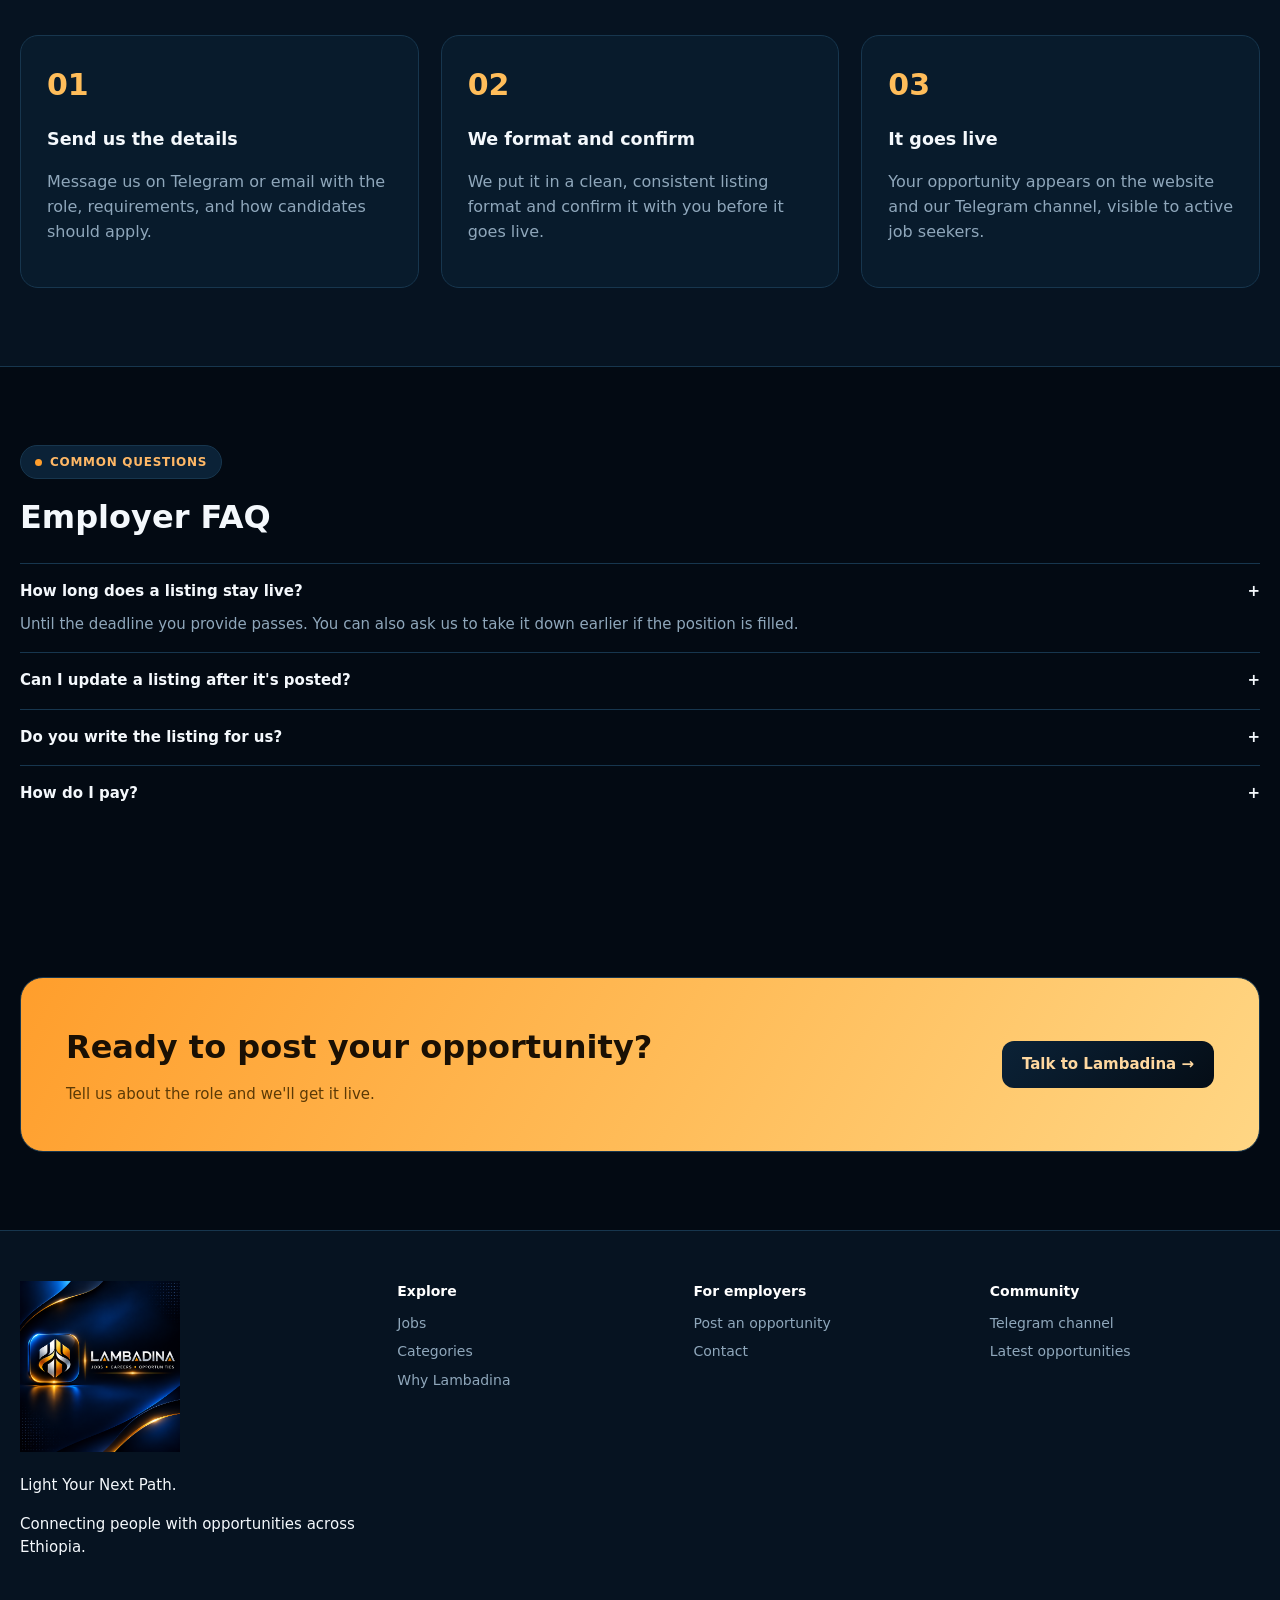
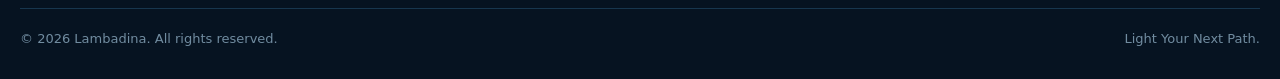
<file: employers.html>
<!doctype html>
<html lang="en">
<head>
<meta charset="utf-8">
<meta name="viewport" content="width=device-width,initial-scale=1">
<title>For Employers — Lambadina</title>
<meta name="description" content="Post your job opportunity on Lambadina and reach job seekers across Ethiopia.">
<style>
:root{
 --bg:#030a13;--bg2:#061321;--panel:#081b2c;--panel2:#0b2237;--line:#17364e;
 --text:#f4f8fc;--muted:#8fa7bb;--blue:#24a9ff;--blue2:#0878c9;--orange:#ff9e2c;
 --orange2:#ffbd5a;--green:#43d49a;--danger:#ff6b75;--radius:18px;
}
*{box-sizing:border-box}html{scroll-behavior:smooth}body{margin:0;background:
radial-gradient(circle at 78% 5%,rgba(25,112,180,.24),transparent 28%),
radial-gradient(circle at 15% 35%,rgba(255,142,36,.08),transparent 25%),var(--bg);
color:var(--text);font:15px/1.55 Inter,system-ui,-apple-system,Segoe UI,Roboto,Arial,sans-serif}
a{color:inherit;text-decoration:none}button,input,select{font:inherit}button{cursor:pointer}
.container{width:min(1240px,calc(100% - 36px));margin:auto}.topline{height:3px;background:linear-gradient(90deg,var(--orange),var(--blue),var(--orange))}
header{position:sticky;top:0;z-index:50;background:rgba(3,10,19,.82);backdrop-filter:blur(18px);border-bottom:1px solid rgba(100,160,200,.12)}
.nav{height:76px;display:flex;align-items:center;gap:30px}.brand img{width:154px;display:block}.navlinks{display:flex;gap:25px;margin-left:auto}.navlinks a{color:#b7c8d7;font-weight:650}.navlinks a:hover,.navlinks a.active{color:#fff}.navlinks a.active:after{content:"";display:block;height:2px;background:var(--orange);margin-top:7px;border-radius:9px}
.nav-actions{display:flex;gap:10px;align-items:center}.iconbtn{width:40px;height:40px;border-radius:12px;border:1px solid var(--line);background:var(--panel2);display:grid;place-items:center;color:#bcd0de}
.btn{padding:12px 20px;border-radius:12px;font-weight:750;display:inline-flex;align-items:center;gap:8px;border:0}
.ghost{background:var(--panel2);border:1px solid var(--line);color:#dfeaf2}
.primary{background:linear-gradient(135deg,var(--orange),#ff7c19);color:#07111b;box-shadow:0 10px 24px rgba(255,145,37,.25)}
.menu{display:none}
.section{padding:78px 0}
.eyebrow{display:inline-flex;align-items:center;gap:8px;background:var(--panel2);border:1px solid var(--line);padding:7px 14px;border-radius:99px;font-size:12px;font-weight:750;letter-spacing:.06em;text-transform:uppercase;color:#ffb866}
.eyebrow:before{content:"";width:7px;height:7px;border-radius:50%;background:var(--orange)}
h1{font-size:46px;line-height:1.08;margin:16px 0 14px;letter-spacing:-.01em}
h2{font-size:32px;margin:0 0 10px}
.section-sub{color:var(--muted);font-size:16px;max-width:620px}

.hero{position:relative;overflow:hidden;border-bottom:1px solid var(--line);padding:70px 0 60px}
.hero:before{content:"";position:absolute;inset:0;background:radial-gradient(ellipse at 75% 20%,rgba(255,148,39,.14),transparent 30%)}
.hero-inner{position:relative;max-width:680px}
.hero-stats{display:flex;gap:34px;margin-top:30px;flex-wrap:wrap}
.hero-stats b{font-size:26px;display:block}
.hero-stats span{color:var(--muted);font-size:13px}

.plans{display:grid;grid-template-columns:repeat(3,1fr);gap:22px;margin-top:40px}
.plan{border:1px solid var(--line);border-radius:22px;background:linear-gradient(160deg,var(--panel),var(--panel2));padding:30px;display:flex;flex-direction:column;gap:14px}
.plan.featured{border-color:var(--orange);box-shadow:0 20px 50px rgba(255,145,37,.15);position:relative}
.plan.featured:before{content:"Most popular";position:absolute;top:-13px;left:24px;background:var(--orange);color:#1a1004;font-size:11px;font-weight:800;padding:4px 12px;border-radius:99px;letter-spacing:.04em;text-transform:uppercase}
.plan h3{margin:0;font-size:20px}
.plan .price{font-size:28px;font-weight:800;color:var(--orange2)}
.plan .price small{font-size:13px;font-weight:600;color:var(--muted)}
.plan ul{list-style:none;margin:0;padding:0;display:flex;flex-direction:column;gap:10px;flex:1}
.plan li{display:flex;gap:10px;color:#dce8f1;font-size:14px}
.plan li:before{content:"✓";color:var(--green);font-weight:800}

.steps{display:grid;grid-template-columns:repeat(3,1fr);gap:22px;margin-top:36px}
.step{border:1px solid var(--line);border-radius:18px;background:var(--panel);padding:26px}
.step .num{font-size:30px;font-weight:800;color:var(--orange2);display:block;margin-bottom:10px}

.cta-band{border:1px solid var(--line);border-radius:23px;padding:45px;background:linear-gradient(120deg,var(--orange) 0%,var(--orange2) 55%,#ffd684 100%);display:flex;justify-content:space-between;gap:25px;align-items:center;flex-wrap:wrap}
.cta-band h2{color:#1a1004}
.cta-band p{color:#5c3a06;margin:0;max-width:460px}
.cta-band .btn-navy{background:linear-gradient(135deg,#0b2237,#050d16);color:#ffd8a0;border:0;font-weight:800}

.faq details{border-top:1px solid var(--line);padding:16px 0}
.faq summary{cursor:pointer;font-weight:700;list-style:none;display:flex;justify-content:space-between}
.faq summary::-webkit-details-marker{display:none}
.faq p{color:var(--muted);margin:10px 0 0}

footer{border-top:1px solid var(--line);padding:50px 0 30px;background:var(--bg2)}
.footgrid{display:grid;grid-template-columns:1.3fr 1fr 1fr 1fr;gap:26px}
.footgrid h4{color:#fff;margin:0 0 10px;font-size:14px}
.footgrid a{display:block;color:var(--muted);margin:7px 0;font-size:14px}
.copyright{margin-top:34px;padding-top:20px;border-top:1px solid var(--line);display:flex;justify-content:space-between;color:#718ca0;font-size:13px;flex-wrap:wrap;gap:10px}

@media(max-width:900px){
 .navlinks,.nav-actions{display:none}.menu{display:block;margin-left:auto}
 h1{font-size:34px}
 .plans,.steps{grid-template-columns:1fr}
 .cta-band{display:block;text-align:left}
 .footgrid{grid-template-columns:1fr 1fr}
 .section{padding:55px 0}
}
</style>
</head>
<body>
<div class="topline"></div>
<header><div class="container nav">
<a class="brand" href="index.html"><img src="logo.png" alt="Lambadina"></a>
<nav class="navlinks"><a href="index.html#home">Home</a><a href="jobs.html">Jobs</a><a href="categories.html">Categories</a><a href="why.html">Why Lambadina</a><a class="active" href="employers.html">Employers</a></nav>
<div class="nav-actions"><a class="btn ghost" href="https://t.me/lambadina_jobs" target="_blank" rel="noopener">Join Telegram</a><a class="btn primary" href="mailto:lambadina@example.com">For Employers</a></div>
<button class="iconbtn menu">☰</button>
</div></header>

<section class="hero"><div class="container hero-inner">
<span class="eyebrow">For employers</span>
<h1>Put your opportunity in front of people actually looking.</h1>
<p class="section-sub">Lambadina reaches job seekers across Ethiopia through our website and our active Telegram channel — people who are searching right now, not scrolling past.</p>
<div class="hero-stats">
 <div><b id="statJobs">300+</b><span>Opportunity records</span></div>
 <div><b id="statCompanies">213+</b><span>Companies & organizations</span></div>
 <div><b>10+</b><span>Career categories</span></div>
</div>
<div style="margin-top:30px;display:flex;gap:12px;flex-wrap:wrap">
 <a class="btn primary" href="mailto:lambadina@example.com">Post an opportunity →</a>
 <a class="btn ghost" href="https://t.me/lambadina_jobs" target="_blank" rel="noopener">Message us on Telegram</a>
</div>
</div></section>

<section class="section"><div class="container">
<span class="eyebrow">Plans</span>
<h2 style="margin-top:14px">Choose how your opportunity reaches people</h2>
<p class="section-sub">Every plan includes a clean, detailed job listing on the website. Pricing is set per posting — reach out and we'll confirm the right fit for your opportunity.</p>
<div class="plans">
 <div class="plan">
  <h3>Standard Listing</h3>
  <div class="price">Contact us<small><br>per posting</small></div>
  <ul>
   <li>Full listing on the website</li>
   <li>Included in category & search results</li>
   <li>Posted to our Telegram channel</li>
   <li>Live until your deadline passes</li>
  </ul>
  <a class="btn ghost" href="mailto:lambadina@example.com">Get started →</a>
 </div>
 <div class="plan featured">
  <h3>Featured Listing</h3>
  <div class="price">Contact us<small><br>per posting</small></div>
  <ul>
   <li>Everything in Standard</li>
   <li>Priority placement in search results</li>
   <li>Highlighted card on the homepage</li>
   <li>Pinned post in the Telegram channel</li>
  </ul>
  <a class="btn primary" href="mailto:lambadina@example.com">Get started →</a>
 </div>
 <div class="plan">
  <h3>Partner Organization</h3>
  <div class="price">Contact us<small><br>monthly</small></div>
  <ul>
   <li>Multiple postings per month</li>
   <li>Your company logo on listings</li>
   <li>Early access to new features</li>
   <li>A dedicated contact for your account</li>
  </ul>
  <a class="btn ghost" href="mailto:lambadina@example.com">Talk to us →</a>
 </div>
</div>
</div></section>

<section class="section" style="background:var(--bg2);border-top:1px solid var(--line);border-bottom:1px solid var(--line)"><div class="container">
<span class="eyebrow">How it works</span>
<h2 style="margin-top:14px">From message to published listing</h2>
<div class="steps">
 <div class="step"><span class="num">01</span><h3>Send us the details</h3><p class="section-sub">Message us on Telegram or email with the role, requirements, and how candidates should apply.</p></div>
 <div class="step"><span class="num">02</span><h3>We format and confirm</h3><p class="section-sub">We put it in a clean, consistent listing format and confirm it with you before it goes live.</p></div>
 <div class="step"><span class="num">03</span><h3>It goes live</h3><p class="section-sub">Your opportunity appears on the website and our Telegram channel, visible to active job seekers.</p></div>
</div>
</div></section>

<section class="section"><div class="container">
<span class="eyebrow">Common questions</span>
<h2 style="margin-top:14px">Employer FAQ</h2>
<div class="faq" style="margin-top:20px">
<details open><summary>How long does a listing stay live?<span>+</span></summary><p>Until the deadline you provide passes. You can also ask us to take it down earlier if the position is filled.</p></details>
<details><summary>Can I update a listing after it's posted?<span>+</span></summary><p>Yes — just message us with the changes and we'll update it.</p></details>
<details><summary>Do you write the listing for us?<span>+</span></summary><p>We format whatever details you send into Lambadina's standard listing style, so it reads clearly and consistently alongside every other opportunity on the platform.</p></details>
<details><summary>How do I pay?<span>+</span></summary><p>Reach out first — we'll confirm the right plan for your opportunity and share payment details directly.</p></details>
</div>
</div></section>

<section class="section"><div class="container">
<div class="cta-band">
 <div><h2>Ready to post your opportunity?</h2><p>Tell us about the role and we'll get it live.</p></div>
 <a class="btn btn-navy" href="mailto:lambadina@example.com">Talk to Lambadina →</a>
</div>
</div></section>

<footer><div class="container">
<div class="footgrid"><div><img src="logo.png" alt="Lambadina" style="width:160px"><p>Light Your Next Path.</p><p>Connecting people with opportunities across Ethiopia.</p></div>
<div><h4>Explore</h4><a href="jobs.html">Jobs</a><a href="categories.html">Categories</a><a href="why.html">Why Lambadina</a></div>
<div><h4>For employers</h4><a href="employers.html">Post an opportunity</a><a href="mailto:lambadina@example.com">Contact</a></div>
<div><h4>Community</h4><a href="https://t.me/lambadina_jobs">Telegram channel</a><a href="jobs.html">Latest opportunities</a></div></div>
<div class="copyright"><span>© 2026 Lambadina. All rights reserved.</span><span>Light Your Next Path.</span></div>
</div></footer>

<script>
fetch("https://raw.githubusercontent.com/nebilnur18-creator/lambadina-data/main/jobs.json")
 .then(r=>r.json()).then(d=>{
  const jobs=d.jobs||[];
  document.getElementById("statJobs").textContent=jobs.length+"+";
  document.getElementById("statCompanies").textContent=new Set(jobs.map(x=>x.company).filter(Boolean)).size+"+";
 }).catch(()=>{});
document.querySelectorAll(".faq summary").forEach(s=>s.addEventListener("click",e=>{
 e.preventDefault();const d=s.parentElement;
 document.querySelectorAll(".faq details").forEach(o=>{if(o!==d)o.removeAttribute("open")});
 d.hasAttribute("open")?d.removeAttribute("open"):d.setAttribute("open","");
}));
</script>
</body>
</html>
</file>
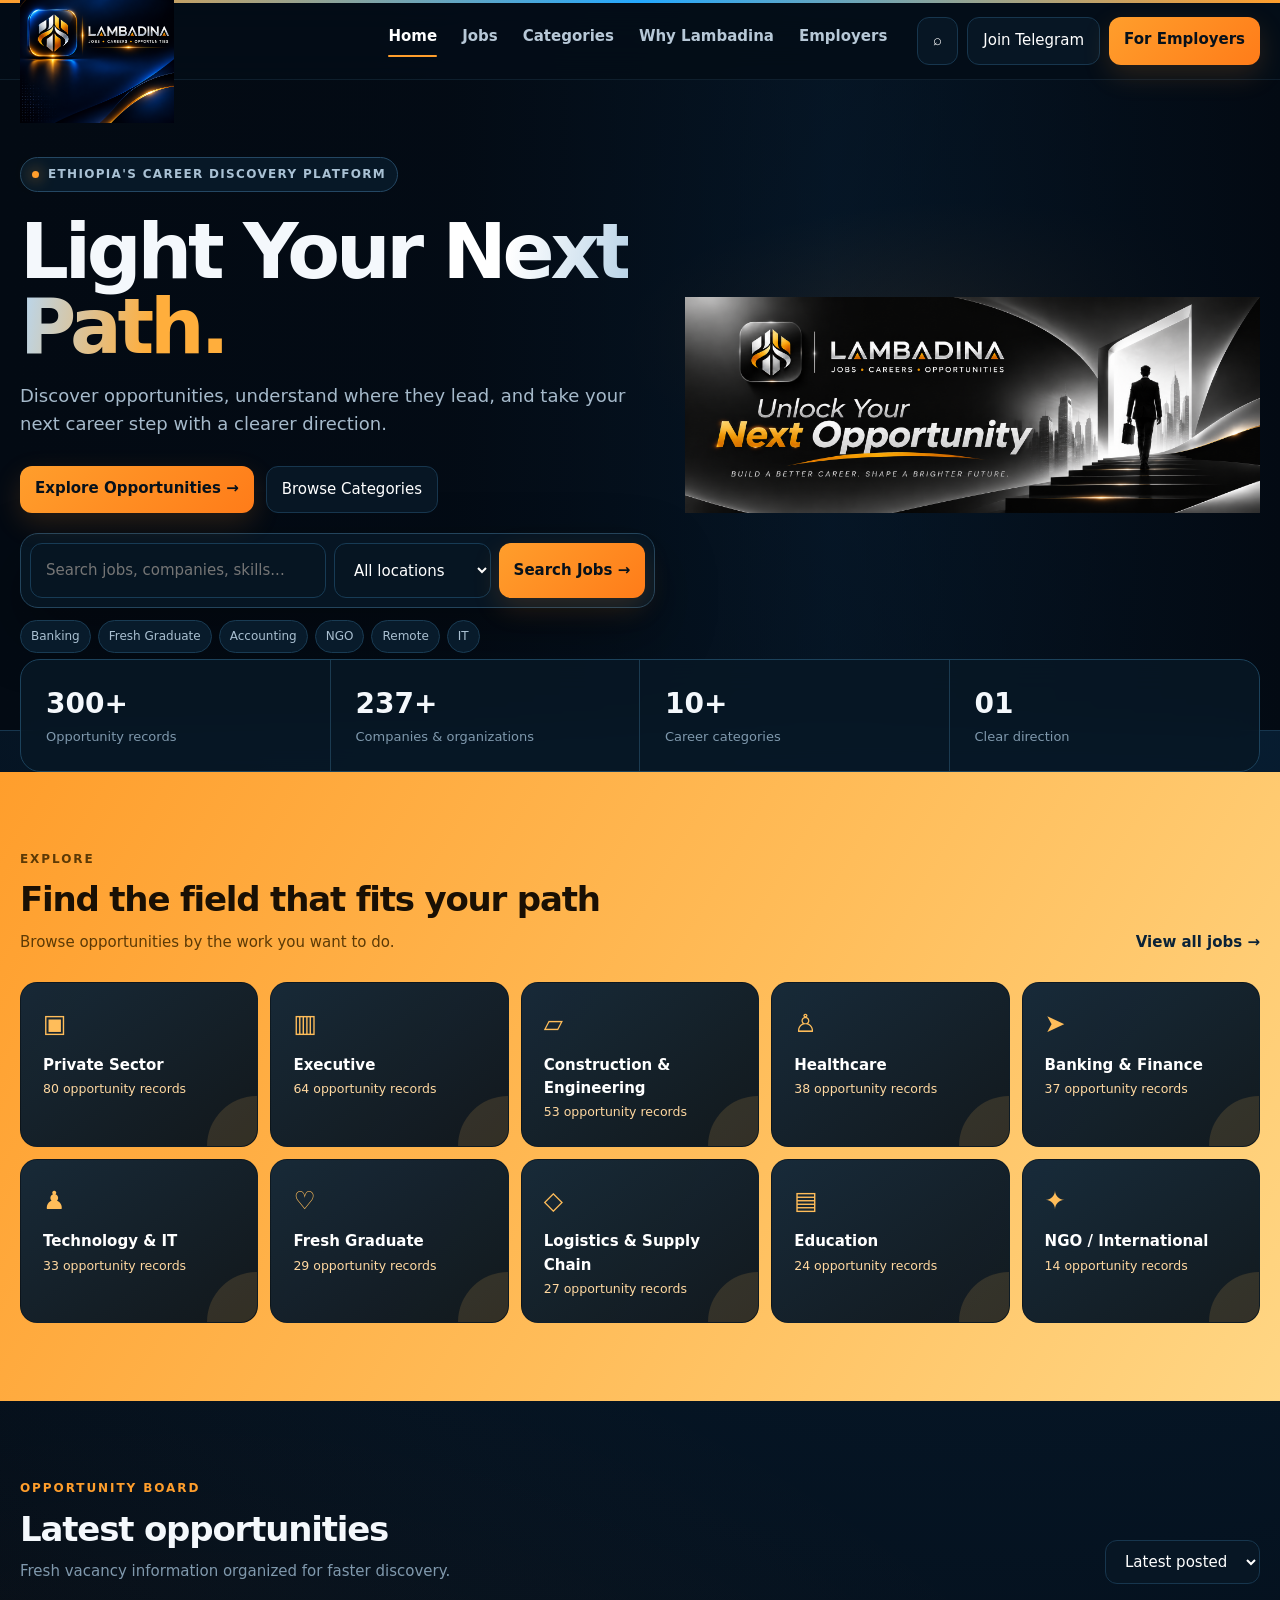
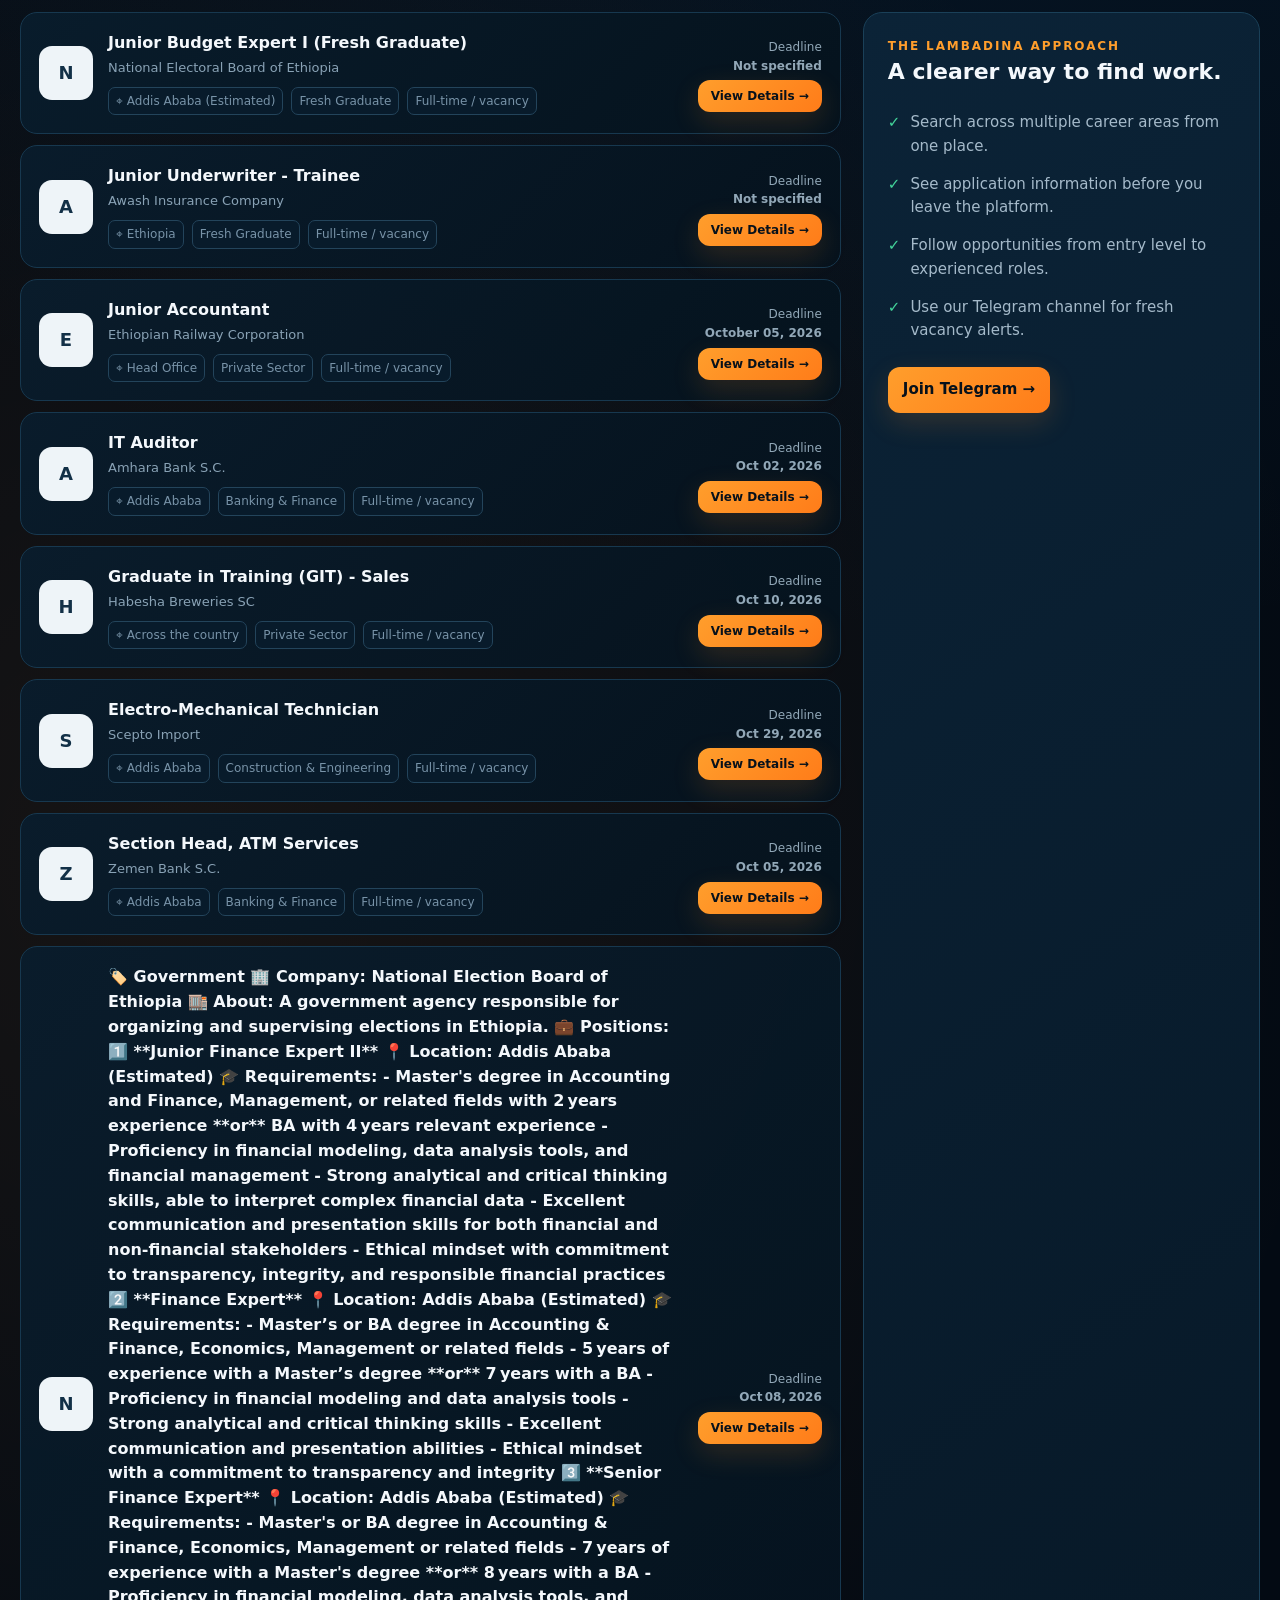
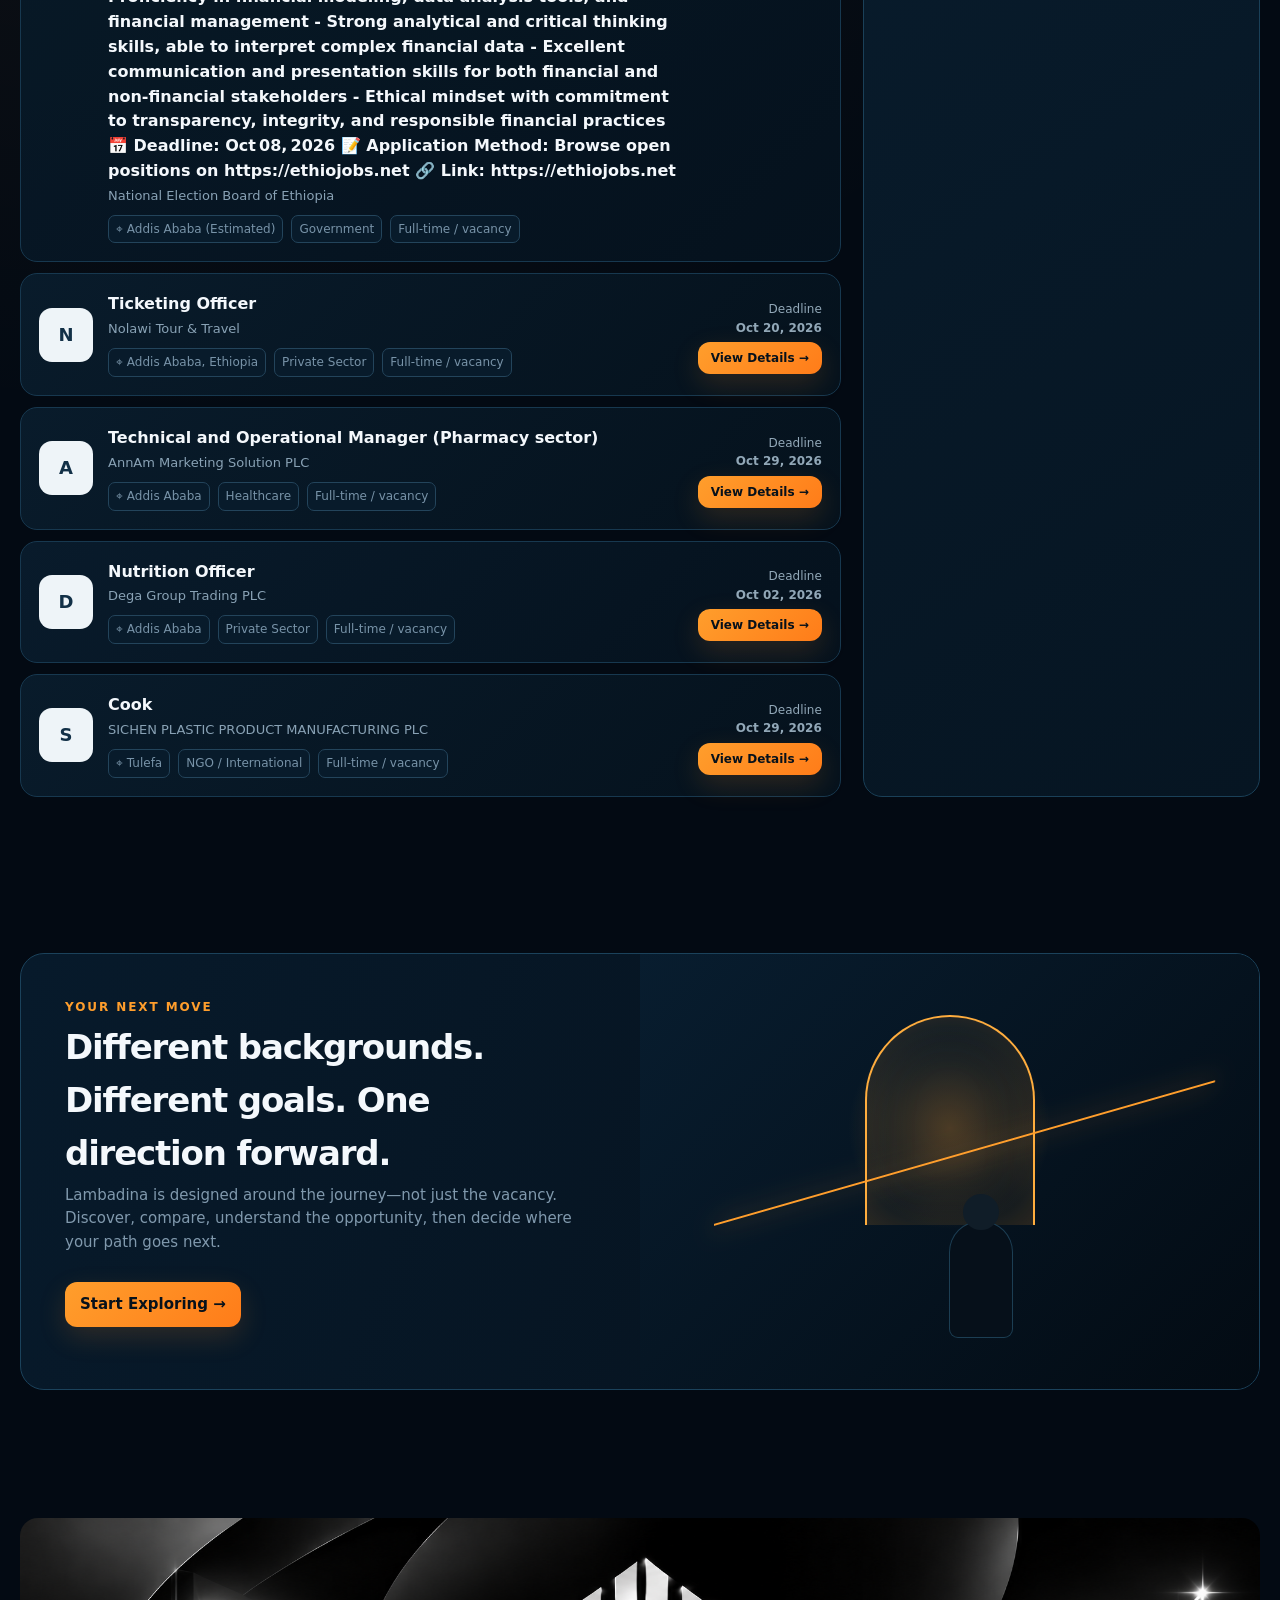
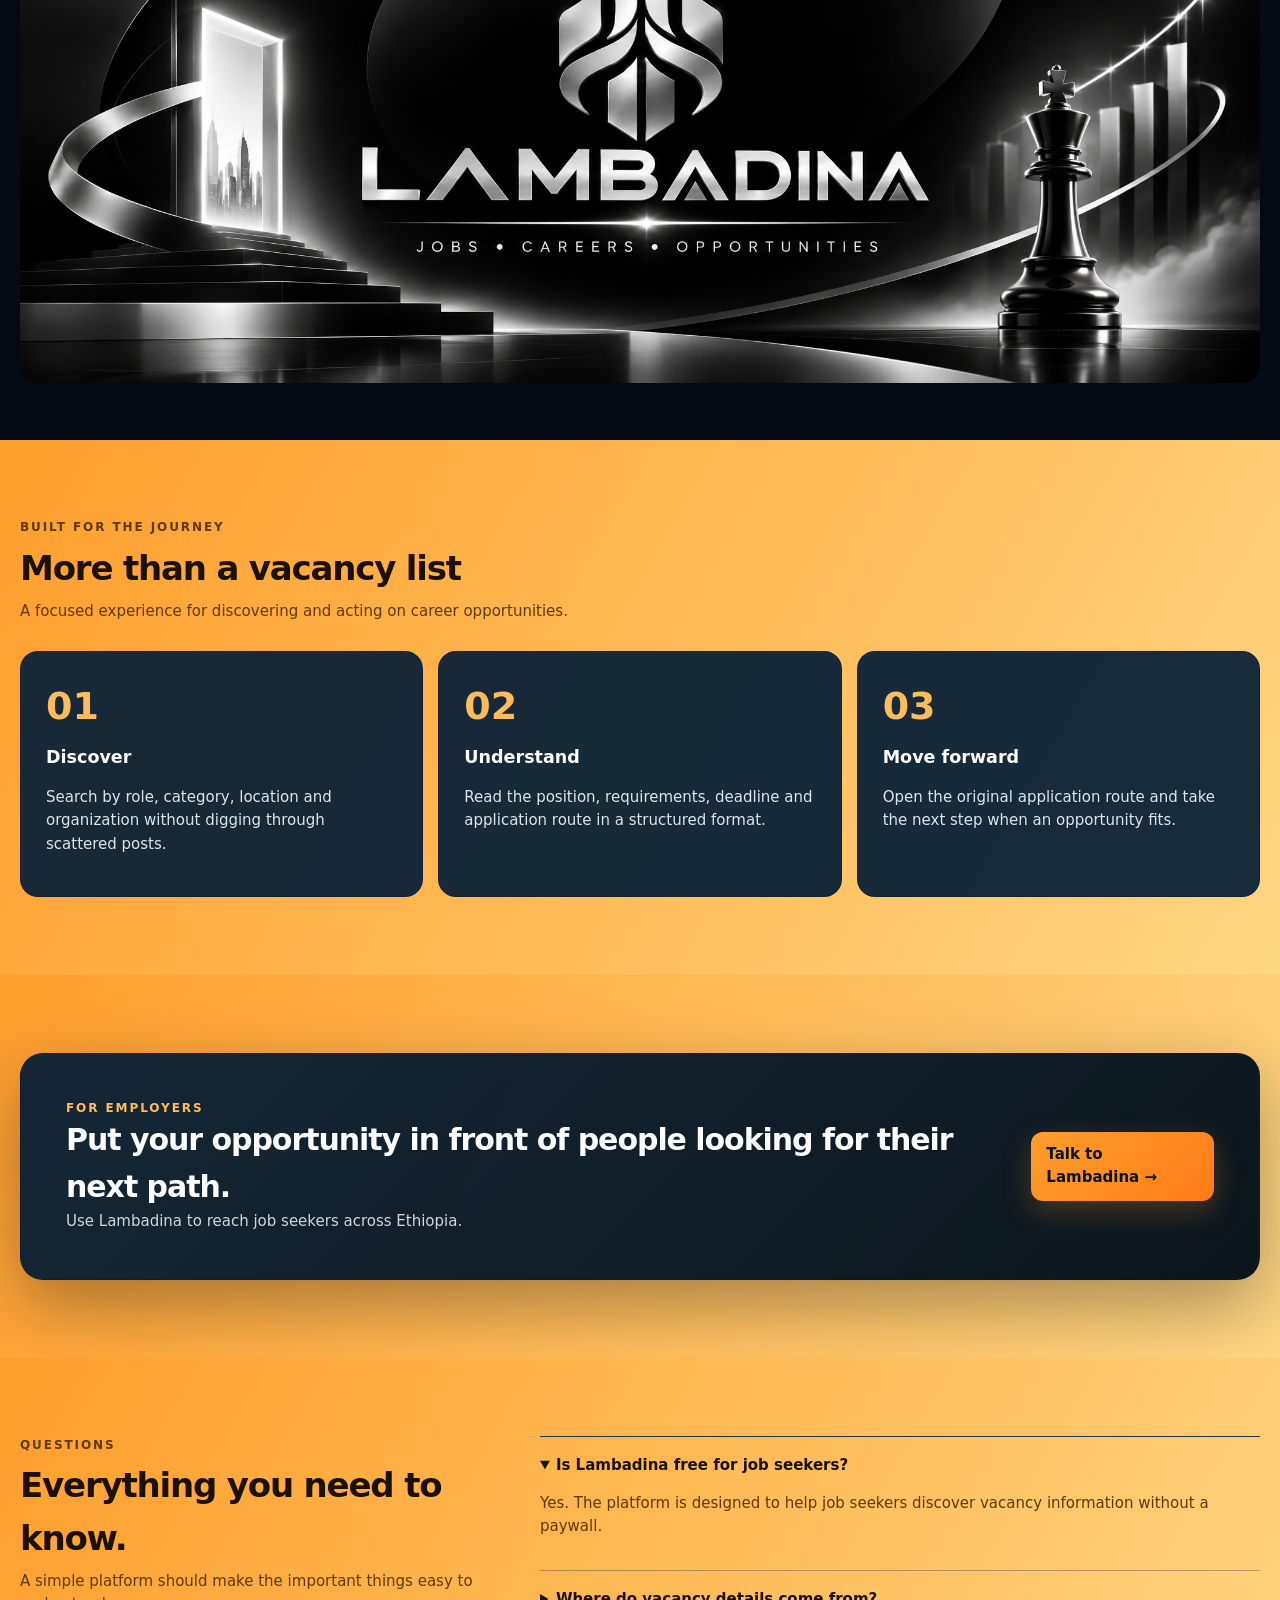
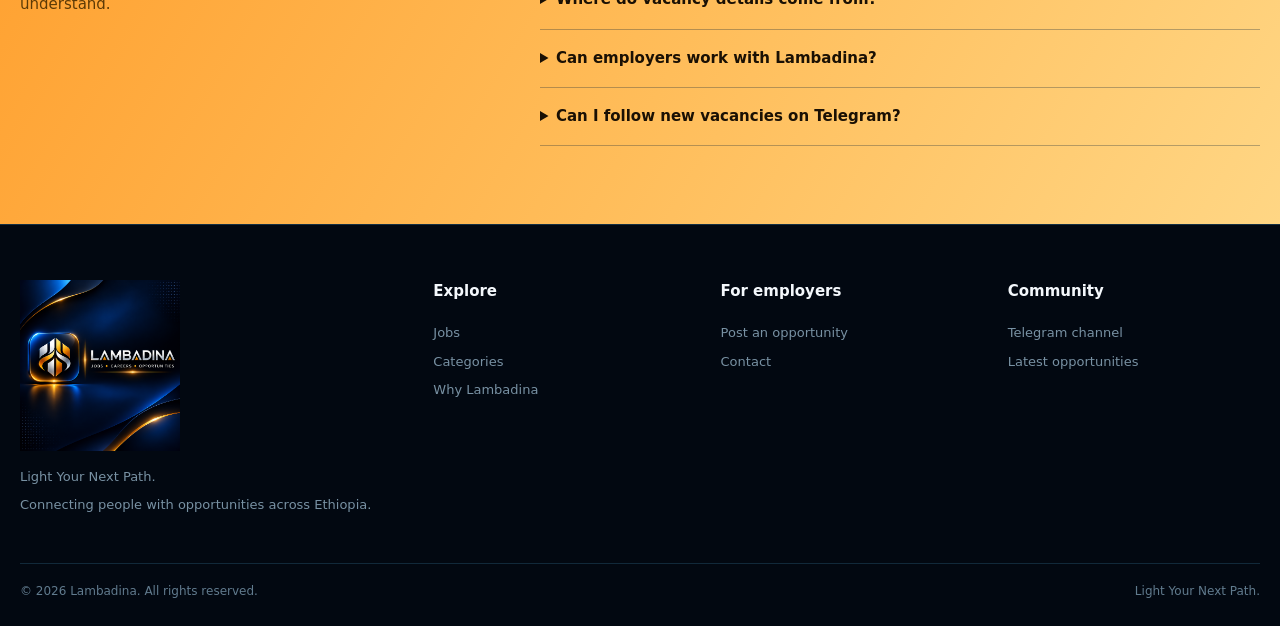
<file: index-1.html>
<!doctype html>
<html lang="en">
<head>
<meta charset="utf-8">
<meta name="viewport" content="width=device-width,initial-scale=1">
<title>Lambadina — Light Your Next Path</title>
<meta name="description" content="Lambadina connects job seekers with job opportunities in Ethiopia.">
<style>
:root{
 --bg:#030a13;--bg2:#061321;--panel:#081b2c;--panel2:#0b2237;--line:#17364e;
 --text:#f4f8fc;--muted:#8fa7bb;--blue:#24a9ff;--blue2:#0878c9;--orange:#ff9e2c;
 --orange2:#ffbd5a;--green:#43d49a;--danger:#ff6b75;--radius:18px;
}
*{box-sizing:border-box}html{scroll-behavior:smooth}body{margin:0;background:
radial-gradient(circle at 78% 5%,rgba(25,112,180,.24),transparent 28%),
radial-gradient(circle at 15% 35%,rgba(255,142,36,.08),transparent 25%),var(--bg);
color:var(--text);font:15px/1.55 Inter,system-ui,-apple-system,Segoe UI,Roboto,Arial,sans-serif}
a{color:inherit;text-decoration:none}button,input,select{font:inherit}button{cursor:pointer}
.container{width:min(1240px,calc(100% - 36px));margin:auto}.topline{height:3px;background:linear-gradient(90deg,var(--orange),var(--blue),var(--orange))}
header{position:sticky;top:0;z-index:50;background:rgba(3,10,19,.82);backdrop-filter:blur(18px);border-bottom:1px solid rgba(100,160,200,.12)}
.nav{height:76px;display:flex;align-items:center;gap:30px}.brand img{width:154px;display:block}.navlinks{display:flex;gap:25px;margin-left:auto}.navlinks a{color:#b7c8d7;font-weight:650}.navlinks a:hover,.navlinks a.active{color:#fff}.navlinks a.active:after{content:"";display:block;height:2px;background:var(--orange);margin-top:7px;border-radius:9px}
.nav-actions{display:flex;gap:9px}.iconbtn,.ghost,.primary{border:1px solid var(--line);border-radius:12px;background:#071624;color:#fff;padding:11px 15px}.primary{background:linear-gradient(135deg,var(--orange),#ff7c19);border:0;color:#07111b;font-weight:800;box-shadow:0 10px 28px rgba(255,145,37,.16)}.blue{background:linear-gradient(135deg,#138bd3,#0872bd);color:#fff;border:0}
.menu{display:none}

.hero{position:relative;min-height:650px;overflow:hidden;border-bottom:1px solid var(--line)}
.hero:before{content:"";position:absolute;inset:0;background:
linear-gradient(90deg,#030a13 0%,rgba(3,10,19,.94) 35%,rgba(3,10,19,.45) 65%,#030a13 100%),
radial-gradient(ellipse at 75% 40%,rgba(255,148,39,.17),transparent 25%);
}
.hero-grid{position:relative;display:grid;grid-template-columns:1.05fr .95fr;gap:30px;align-items:center;min-height:650px}
.kicker{display:inline-flex;gap:9px;align-items:center;padding:7px 11px;border:1px solid #244763;background:#071827;border-radius:999px;color:#a9c1d4;font-size:12px;font-weight:800;letter-spacing:.11em;text-transform:uppercase}
.kicker i{width:7px;height:7px;border-radius:50%;background:var(--orange);box-shadow:0 0 15px var(--orange)}
h1{font-size:clamp(48px,6vw,78px);line-height:.98;letter-spacing:-.055em;margin:22px 0 18px;max-width:760px}.gradient{background:linear-gradient(100deg,#fff 18%,#bcd5e8 48%,#ffae3c 80%);-webkit-background-clip:text;background-clip:text;color:transparent}
.hero p{font-size:18px;color:#a6bacb;max-width:640px}.hero-actions{display:flex;gap:12px;margin:28px 0 18px;flex-wrap:wrap}
.searchbox{margin-top:20px;background:rgba(7,24,38,.82);border:1px solid #23445c;border-radius:18px;padding:9px;display:grid;grid-template-columns:1.7fr .9fr auto;gap:8px;max-width:820px;box-shadow:0 25px 60px rgba(0,0,0,.35)}
.searchbox input,.searchbox select{background:#061522;border:1px solid #173b55;color:#fff;border-radius:12px;padding:15px;outline:none}.searchbox input:focus,.searchbox select:focus{border-color:var(--blue)}
.hero-pills{display:flex;gap:7px;flex-wrap:wrap;margin-top:12px}.pill{padding:6px 10px;background:#081b2b;border:1px solid #193b53;border-radius:999px;color:#a9bfd0;font-size:12px}
.hero-art{position:relative;height:560px;display:flex;align-items:center;justify-content:center}
.hero-art img{width:100%;height:100%;object-fit:contain;border-radius:18px}
.orbit{position:absolute;border:1px solid rgba(36,169,255,.25);border-radius:50%;width:520px;height:520px;transform:rotate(-18deg)}.orbit:before,.orbit:after{content:"";position:absolute;border-radius:50%;width:10px;height:10px;background:var(--orange);box-shadow:0 0 25px var(--orange)}.orbit:before{top:18%;left:3%}.orbit:after{right:4%;bottom:22%;background:var(--blue);box-shadow:0 0 25px var(--blue)}
.lantern{position:relative;width:270px;height:350px;border:1px solid rgba(255,181,77,.65);border-radius:50% 50% 28% 28%;background:radial-gradient(circle at 50% 55%,rgba(255,168,54,.34),rgba(9,29,45,.72) 43%,rgba(4,12,21,.95) 70%);box-shadow:0 0 90px rgba(255,145,37,.25),inset 0 0 50px rgba(36,169,255,.15)}
.lantern:before{content:"";position:absolute;left:18%;right:18%;top:24%;bottom:16%;border:2px solid rgba(255,178,73,.7);border-radius:50% 50% 40% 40%}.flame{position:absolute;width:48px;height:80px;left:50%;top:45%;transform:translate(-50%,-50%) rotate(45deg);background:linear-gradient(135deg,#fff5be,#ff9e2c 55%,#ff5d17);border-radius:70% 10% 70% 10%;box-shadow:0 0 45px #ff9e2c}.lantern-label{position:absolute;bottom:-52px;left:50%;transform:translateX(-50%);white-space:nowrap;text-align:center;color:#7690a4;font-size:11px;letter-spacing:.2em}.lantern-label b{display:block;color:var(--orange);font-size:16px;margin-top:4px}
.stats{position:relative;margin-top:-72px;z-index:3}.stats-grid{display:grid;grid-template-columns:repeat(4,1fr);background:rgba(7,23,37,.88);border:1px solid #1c425b;border-radius:20px;backdrop-filter:blur(16px);overflow:hidden}.stat{padding:22px 25px;border-right:1px solid #1b3b51}.stat:last-child{border:0}.stat strong{display:block;font-size:28px}.stat span{color:#7f99ad;font-size:13px}

.section{padding:78px 0}.section-head{display:flex;justify-content:space-between;align-items:end;gap:20px;margin-bottom:28px}.eyebrow{color:var(--orange);font-size:12px;font-weight:850;letter-spacing:.16em;text-transform:uppercase}.section h2{font-size:34px;letter-spacing:-.035em;margin:5px 0}.section-sub{color:#8099ad;margin:0}.link{color:#7dcaff;font-weight:750}
.categories{display:grid;grid-template-columns:repeat(5,1fr);gap:12px}.cat{position:relative;padding:22px;border:1px solid #183a52;background:linear-gradient(145deg,#091d2e,#061522);border-radius:17px;min-height:125px;overflow:hidden;transition:.2s}.cat:hover{transform:translateY(-4px);border-color:#2d688b}.cat:after{content:"";position:absolute;width:100px;height:100px;border-radius:50%;right:-50px;bottom:-50px;background:rgba(36,169,255,.08)}.caticon{font-size:25px;color:var(--orange)}.cat b{display:block;margin-top:10px}.cat small{color:#728ca0}

.jobs-layout{display:grid;grid-template-columns:1.55fr .75fr;gap:22px}.joblist{display:grid;gap:11px}.job-card{position:relative;display:grid;grid-template-columns:54px 1fr auto;gap:15px;align-items:center;padding:18px;border:1px solid #17384f;background:linear-gradient(135deg,rgba(9,28,44,.96),rgba(5,18,29,.96));border-radius:17px;transition:.2s}.job-card:hover{border-color:#2a6689;transform:translateX(2px)}.company-logo{width:54px;height:54px;border-radius:13px;display:grid;place-items:center;background:#eef4f8;color:#123047;font-weight:900;font-size:18px}.job-title{font-weight:850;font-size:16px}.company{color:#89a2b5;font-size:13px;margin-top:2px}.meta{display:flex;gap:8px;flex-wrap:wrap;margin-top:9px;color:#7893a8;font-size:12px}.tag{border:1px solid #23445b;padding:4px 7px;border-radius:7px;background:#081b2b}.job-right{text-align:right}.deadline{color:#92a8b8;font-size:12px;margin-bottom:9px}.job-right .primary{padding:9px 13px;font-size:12px}.side-card{border:1px solid #1a4058;background:linear-gradient(145deg,#0b2337,#061522);border-radius:19px;padding:24px;position:sticky;top:100px}.side-card h3{margin-top:0;font-size:22px}.check{display:flex;gap:10px;margin:15px 0;color:#a5baca}.check b{color:var(--green)}

.feature{display:grid;grid-template-columns:1fr 1fr;border:1px solid #1b425b;border-radius:24px;overflow:hidden;background:linear-gradient(110deg,#071a2b,#06111c)}.feature-copy{padding:44px}.feature-visual{min-height:330px;position:relative;background:radial-gradient(circle at 50% 40%,rgba(255,158,44,.28),transparent 25%),linear-gradient(135deg,#081d2f,#030b13)}.path{position:absolute;left:12%;right:7%;bottom:20%;height:150px;border-top:2px solid var(--orange);transform:skewY(-16deg);filter:drop-shadow(0 0 12px rgba(255,158,44,.7))}.person{position:absolute;bottom:12%;left:50%;width:62px;height:115px;background:#06101a;border-radius:30px 30px 8px 8px;box-shadow:0 0 0 1px #1c3e53}.person:before{content:"";position:absolute;width:36px;height:36px;border-radius:50%;background:#101d28;left:13px;top:-28px}.portal{position:absolute;left:50%;top:14%;width:170px;height:210px;transform:translateX(-50%);border:2px solid #ffad3e;border-bottom:0;border-radius:90px 90px 0 0;box-shadow:0 0 50px rgba(255,158,44,.2) inset}

.cards3{display:grid;grid-template-columns:repeat(3,1fr);gap:15px}.info-card{border:1px solid #183c55;border-radius:18px;padding:25px;background:#071a2a}.num{font-size:38px;font-weight:900;color:var(--orange)}.info-card h3{margin:8px 0}.info-card p{color:#8199aa}

.faq-grid{display:grid;grid-template-columns:.8fr 1.2fr;gap:40px}.faq{border-top:1px solid #1b3a50}.faq details{border-bottom:1px solid #1b3a50;padding:17px 0}.faq summary{cursor:pointer;font-weight:750}.faq p{color:#829aac;max-width:720px}

.newsletter{padding:45px;border:1px solid #244b63;border-radius:23px;background:linear-gradient(120deg,#0a2033,#071421);display:flex;justify-content:space-between;gap:25px;align-items:center}.newsletter h2{margin:0;font-size:30px}.newsform{display:flex;gap:8px}.newsform input{background:#061522;border:1px solid #24465e;border-radius:10px;padding:13px 14px;color:#fff}

footer{border-top:1px solid #142f43;padding:55px 0 25px;background:#020811}.footgrid{display:grid;grid-template-columns:1.5fr repeat(3,1fr);gap:35px}.footgrid h4{margin-top:0}.footgrid a,.footgrid p{display:block;color:#7891a3;margin:8px 0;font-size:13px}.copyright{margin-top:40px;padding-top:18px;border-top:1px solid #11293a;color:#617b8e;font-size:12px;display:flex;justify-content:space-between}

.vision-banner{padding:50px 0;text-align:center}
.vision-banner img{max-width:100%;height:auto;border-radius:18px}

.empty{padding:50px;text-align:center;border:1px dashed #27475b;border-radius:18px;color:#7991a2}

.section-gold{background:linear-gradient(120deg,var(--orange) 0%,var(--orange2) 55%,#ffd684 100%)}
.section-gold .eyebrow{color:#5c3a06}
.section-gold h2{color:#1a1004}
.section-gold .section-sub{color:#5c3a06}
.section-gold .link{color:#0b2237;font-weight:800}
.section-gold .cat{background:linear-gradient(145deg,rgba(11,34,55,.95),rgba(5,15,25,.95));border-color:rgba(5,15,25,.35)}
.section-gold .cat:after{background:rgba(255,189,90,.14)}
.section-gold .cat b{color:#fff}
.section-gold .cat small{color:#ffd8a0}
.section-gold .caticon{color:#ffbd5a}
.section-gold .info-card{background:rgba(11,34,55,.95);border-color:rgba(5,15,25,.3)}
.section-gold .info-card h3{color:#fff}
.section-gold .info-card p{color:#d9e6f0}
.section-gold .num{color:#ffbd5a}
.section-gold .faq details{border-color:rgba(11,34,55,.3)}
.section-gold .faq summary{color:#1a1004}
.section-gold .faq p{color:#5c3a06}
.section-gold .newsletter{background:linear-gradient(135deg,rgba(11,34,55,.96),rgba(5,15,25,.97));border-color:rgba(5,15,25,.35);box-shadow:0 25px 70px rgba(5,15,25,.35)}
.section-gold .newsletter h2{color:#fff}
.section-gold .newsletter .eyebrow{color:var(--orange2)}
.section-gold .newsletter .section-sub{color:#c7d8e6}
.section-gold .newsletter .primary{background:linear-gradient(135deg,var(--orange),#ff7c19);color:#07111b;box-shadow:0 10px 28px rgba(255,145,37,.25)}
@media(max-width:900px){.navlinks,.nav-actions{display:none}.menu{display:block;margin-left:auto}.hero-grid{grid-template-columns:1fr}.hero-art{height:280px}.stats{margin-top:0}.stats-grid{grid-template-columns:repeat(2,1fr)}.categories{grid-template-columns:repeat(2,1fr)}.jobs-layout,.faq-grid,.feature{grid-template-columns:1fr}.feature-visual{min-height:260px}.side-card{position:static}.cards3{grid-template-columns:1fr}.footgrid{grid-template-columns:1fr 1fr}.searchbox{grid-template-columns:1fr}.newsletter{display:block}.newsform{margin-top:18px}.section{padding:55px 0}}
@media(max-width:520px){.container{width:min(100% - 24px,1240px)}.nav{height:66px}.brand img{width:132px}h1{font-size:46px}.hero{min-height:auto}.hero-grid{min-height:0;padding:70px 0}.stats-grid{grid-template-columns:1fr 1fr}.stat{padding:17px}.stat strong{font-size:22px}.categories{grid-template-columns:1fr 1fr}.job-card{grid-template-columns:44px 1fr}.company-logo{width:44px;height:44px}.job-right{grid-column:2;text-align:left}.footgrid{grid-template-columns:1fr}.copyright{display:block}.newsform{flex-direction:column}}
</style>
</head>
<body>
<div class="topline"></div>
<header><div class="container nav">
<a class="brand" href="index.html"><img src="logo.png" alt="Lambadina"></a>
<nav class="navlinks"><a class="active" href="#home">Home</a><a href="#jobs">Jobs</a><a href="#categories">Categories</a><a href="#why">Why Lambadina</a><a href="#employers">Employers</a></nav>
<div class="nav-actions"><a class="iconbtn" href="#jobs">⌕</a><a class="ghost" href="https://t.me/lambadina_jobs">Join Telegram</a><a class="primary" href="#employers">For Employers</a></div>
<button class="iconbtn menu" onclick="document.querySelector('.navlinks').classList.toggle('show')">☰</button>
</div></header>

<main id="home">
<section class="hero"><div class="container hero-grid">
<div>
<span class="kicker"><i></i>Ethiopia's career discovery platform</span>
<h1>Light Your <span class="gradient">Next Path.</span></h1>
<p>Discover opportunities, understand where they lead, and take your next career step with a clearer direction.</p>
<div class="hero-actions"><a class="primary" href="#jobs">Explore Opportunities →</a><a class="ghost" href="#categories">Browse Categories</a></div>
<div class="searchbox"><input id="searchInput" placeholder="Search jobs, companies, skills..."><select id="location"><option value="">All locations</option><option>Addis Ababa</option><option>Dire Dawa</option><option>Hawassa</option><option>Bahir Dar</option><option>Jimma</option></select><button class="primary" onclick="renderJobs()">Search Jobs →</button></div>
<div class="hero-pills"><span class="pill">Banking</span><span class="pill">Fresh Graduate</span><span class="pill">Accounting</span><span class="pill">NGO</span><span class="pill">Remote</span><span class="pill">IT</span></div>
</div>
<div class="hero-art"><img src="team-banner.png" alt="Lambadina — Light Your Career Path"></div>
</div></section>

<section class="stats"><div class="container stats-grid">
<div class="stat"><strong id="jobCount">500+</strong><span>Opportunity records</span></div><div class="stat"><strong id="companyCount">200+</strong><span>Companies & organizations</span></div><div class="stat"><strong>10+</strong><span>Career categories</span></div><div class="stat"><strong>01</strong><span>Clear direction</span></div>
</div></section>

<section class="section section-gold" id="categories"><div class="container">
<div class="section-head"><div><div class="eyebrow">Explore</div><h2>Find the field that fits your path</h2><p class="section-sub">Browse opportunities by the work you want to do.</p></div><a class="link" href="#jobs">View all jobs →</a></div>
<div class="categories" id="categoryGrid"></div>
</div></section>

<section class="section" id="jobs"><div class="container">
<div class="section-head"><div><div class="eyebrow">Opportunity board</div><h2>Latest opportunities</h2><p class="section-sub" id="jobsSub">Fresh vacancy information organized for faster discovery.</p></div><select id="sort" class="ghost" onchange="renderJobs()"><option value="latest">Latest posted</option><option value="deadline">Deadline</option></select></div>
<div class="jobs-layout"><div><div class="joblist" id="jobList"></div></div><aside class="side-card"><div class="eyebrow">The Lambadina approach</div><h3>A clearer way to find work.</h3><div class="check"><b>✓</b><span>Search across multiple career areas from one place.</span></div><div class="check"><b>✓</b><span>See application information before you leave the platform.</span></div><div class="check"><b>✓</b><span>Follow opportunities from entry level to experienced roles.</span></div><div class="check"><b>✓</b><span>Use our Telegram channel for fresh vacancy alerts.</span></div><a class="primary" style="display:inline-block;margin-top:10px" href="https://t.me/lambadina_jobs">Join Telegram →</a></aside></div>
</div></section>

<section class="section"><div class="container"><div class="feature">
<div class="feature-copy"><div class="eyebrow">Your next move</div><h2>Different backgrounds. Different goals. One direction forward.</h2><p class="section-sub">Lambadina is designed around the journey—not just the vacancy. Discover, compare, understand the opportunity, then decide where your path goes next.</p><div class="hero-actions"><a class="primary" href="#jobs">Start Exploring →</a></div></div>
<div class="feature-visual"><div class="portal"></div><div class="path"></div><div class="person"></div></div>
</div></div></section>

<section class="vision-banner"><div class="container">
<img src="vision-banner.png" alt="Lambadina — Guiding every job seeker toward their next opportunity">
</div></section>

<section class="section section-gold" id="why"><div class="container">
<div class="section-head"><div><div class="eyebrow">Built for the journey</div><h2>More than a vacancy list</h2><p class="section-sub">A focused experience for discovering and acting on career opportunities.</p></div></div>
<div class="cards3"><div class="info-card"><div class="num">01</div><h3>Discover</h3><p>Search by role, category, location and organization without digging through scattered posts.</p></div><div class="info-card"><div class="num">02</div><h3>Understand</h3><p>Read the position, requirements, deadline and application route in a structured format.</p></div><div class="info-card"><div class="num">03</div><h3>Move forward</h3><p>Open the original application route and take the next step when an opportunity fits.</p></div></div>
</div></section>

<section class="section section-gold" id="employers"><div class="container">
<div class="newsletter"><div><div class="eyebrow">For employers</div><h2>Put your opportunity in front of people looking for their next path.</h2><p class="section-sub">Use Lambadina to reach job seekers across Ethiopia.</p></div><a class="primary" href="mailto:lambadina@example.com">Talk to Lambadina →</a></div>
</div></section>

<section class="section section-gold"><div class="container faq-grid"><div><div class="eyebrow">Questions</div><h2>Everything you need to know.</h2><p class="section-sub">A simple platform should make the important things easy to understand.</p></div><div class="faq">
<details open><summary>Is Lambadina free for job seekers?</summary><p>Yes. The platform is designed to help job seekers discover vacancy information without a paywall.</p></details>
<details><summary>Where do vacancy details come from?</summary><p>Each listing contains the source/application information available in the vacancy record. Applicants should review the original application route before submitting documents.</p></details>
<details><summary>Can employers work with Lambadina?</summary><p>Yes. Employers can contact the platform about publishing and promoting opportunities.</p></details>
<details><summary>Can I follow new vacancies on Telegram?</summary><p>Yes. Lambadina's Telegram channel can be used for vacancy alerts and updates.</p></details>
</div></div></section>
</main>

<footer><div class="container">
<div class="footgrid"><div><img src="logo.png" alt="Lambadina" style="width:160px"><p>Light Your Next Path.</p><p>Connecting people with opportunities across Ethiopia.</p></div>
<div><h4>Explore</h4><a href="#jobs">Jobs</a><a href="#categories">Categories</a><a href="#why">Why Lambadina</a></div>
<div><h4>For employers</h4><a href="#employers">Post an opportunity</a><a href="mailto:lambadina@example.com">Contact</a></div>
<div><h4>Community</h4><a href="https://t.me/lambadina_jobs">Telegram channel</a><a href="#jobs">Latest opportunities</a></div></div>
<div class="copyright"><span>© 2026 Lambadina. All rights reserved.</span><span>Light Your Next Path.</span></div>
</div></footer>
<script>
let DATA=[];
const icons=["▣","▥","▱","♙","➤","♟","♡","◇","▤","✦"];
async function init(){
 try{const r=await fetch("jobs.json");const j=await r.json();DATA=j.jobs||[];document.getElementById("jobCount").textContent=DATA.length+"+";document.getElementById("companyCount").textContent=new Set(DATA.map(x=>x.company).filter(Boolean)).size+"+";renderCategories();renderJobs();}
 catch(e){document.getElementById("jobList").innerHTML='<div class="empty">Vacancy data could not be loaded.</div>';}
}
function titleOf(j){return (j.positions&&j.positions[0])?j.positions[0]:((j.text||"Opportunity").split("\\n").find(x=>x.trim())||"Opportunity")}
function esc(s){return String(s??"").replace(/[&<>"']/g,m=>({"&":"&amp;","<":"&lt;",">":"&gt;",'"':"&quot;","'":"&#039;"}[m]))}
function renderCategories(){
 const map={};DATA.forEach(j=>(j.category||["Other"]).forEach(c=>map[c]=(map[c]||0)+1));
 const arr=Object.entries(map).sort((a,b)=>b[1]-a[1]).slice(0,10);
 document.getElementById("categoryGrid").innerHTML=arr.map((x,i)=>`<a class="cat" href="#jobs" onclick="pickCategory('${esc(x[0]).replaceAll("'","&#039;")}')"><div class="caticon">${icons[i%icons.length]}</div><b>${esc(x[0])}</b><small>${x[1]} opportunity records</small></a>`).join("");
}
function pickCategory(c){document.getElementById("searchInput").value=c;renderJobs();window.location.hash="jobs"}
function renderJobs(){
 let q=document.getElementById("searchInput").value.toLowerCase().trim(), loc=document.getElementById("location").value, sort=document.getElementById("sort").value;
 let rows=DATA.filter(j=>{let hay=[j.company,j.about,(j.positions||[]).join(" "), (j.category||[]).join(" "),j.text].join(" ").toLowerCase();let ok=!q||hay.includes(q);let okLoc=!loc||hay.includes(loc.toLowerCase());return ok&&okLoc});
 const isBrowsingDefault = !q && !loc;
 const sub = document.getElementById("jobsSub");
 if(isBrowsingDefault){
  const cutoffMs = Date.now() - 2*24*60*60*1000;
  const recent = rows.filter(j=>{const t=j.posted?Date.parse(j.posted):NaN;return !isNaN(t)&&t>=cutoffMs});
  // Fallback: if nothing posted in the last 2 days, don't show an empty homepage —
  // fall back to showing whatever's most recent instead.
  if(recent.length){rows=recent;if(sub)sub.textContent="Showing new opportunities posted in the last 2 days. Search or browse a category to see everything.";}
  else if(sub){sub.textContent="Fresh vacancy information organized for faster discovery.";}
 } else if(sub){
  sub.textContent="Showing all matching opportunities.";
 }
 rows.sort((a,b)=>sort==="deadline"?String(a.deadline||"zzzz").localeCompare(String(b.deadline||"zzzz")):String(b.posted||"").localeCompare(String(a.posted||"")));
 rows=rows.slice(0,12);
 document.getElementById("jobList").innerHTML=rows.length?rows.map(j=>{let t=titleOf(j), c=(j.category||["General"])[0];return `<article class="job-card"><div class="company-logo">${esc((j.company||"L").slice(0,1).toUpperCase())}</div><div><a class="job-title" href="job.html?id=${encodeURIComponent(j.id)}">${esc(t)}</a><div class="company">${esc(j.company)}</div><div class="meta"><span class="tag">⌖ ${esc((j.text||"Addis Ababa").match(/(?:Location:|📍 Location:|📍)\s*([^\n]+)/i)?.[1]||"Ethiopia")}</span><span class="tag">${esc(c)}</span><span class="tag">Full-time / vacancy</span></div></div><div class="job-right"><div class="deadline">Deadline<br><b>${esc(j.deadline||"Not specified")}</b></div><a class="primary" href="job.html?id=${encodeURIComponent(j.id)}">View Details →</a></div></article>`}).join(""):'<div class="empty">No opportunities match your search.</div>';
}
document.getElementById("searchInput").addEventListener("keydown",e=>{if(e.key==="Enter")renderJobs()});init();
</script>
</body></html>
</file>
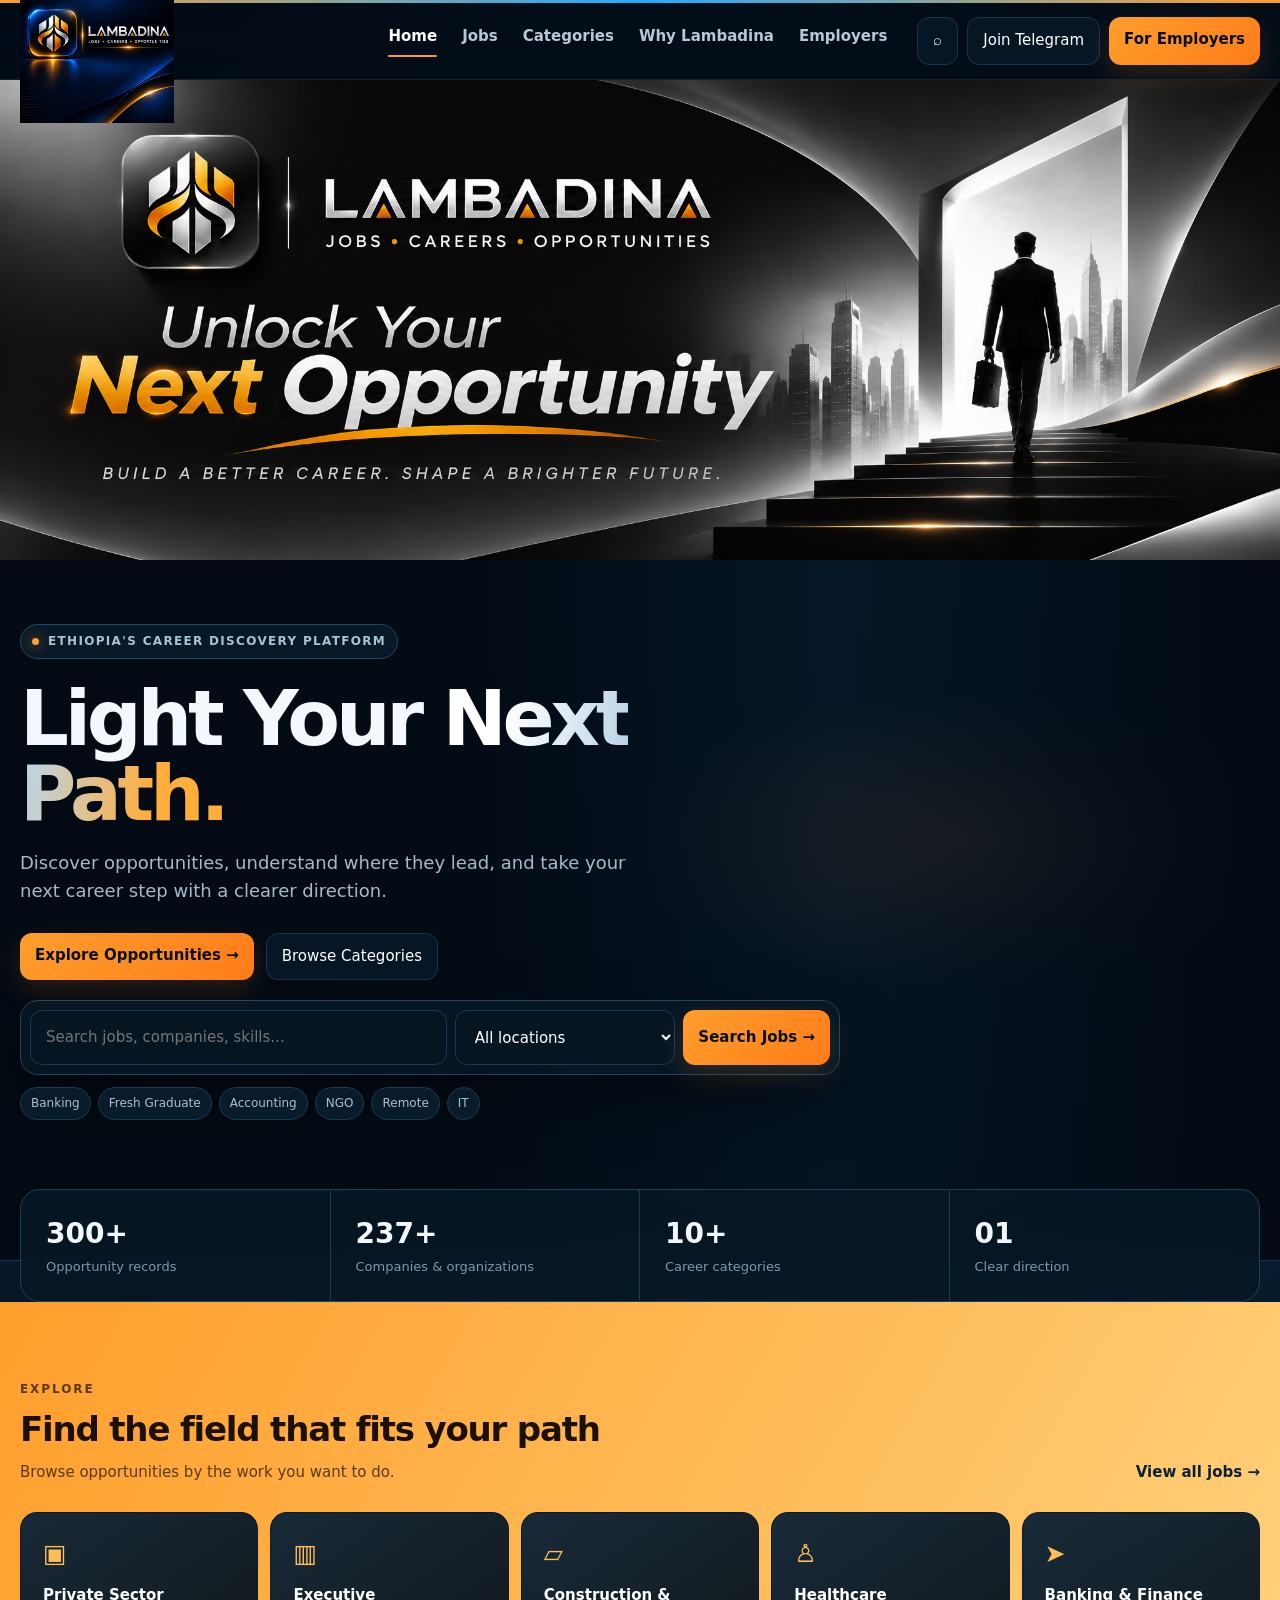
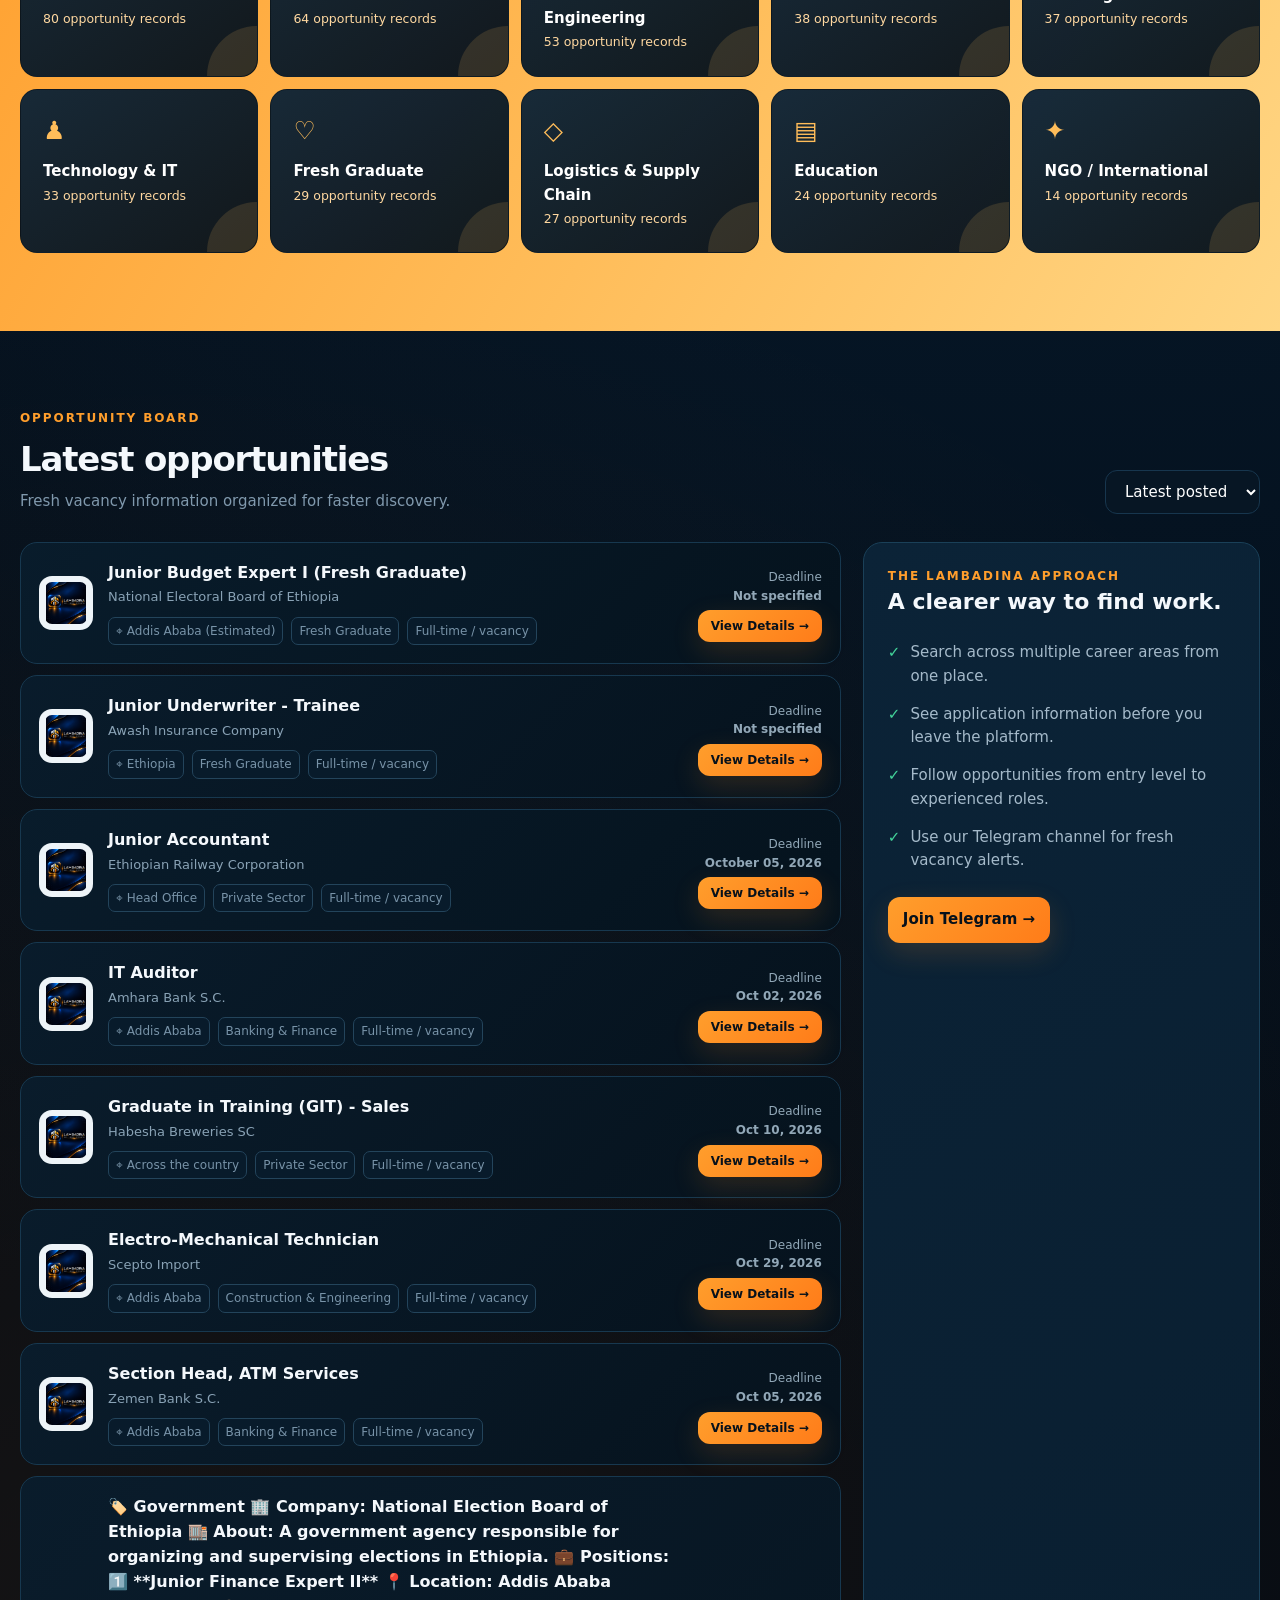
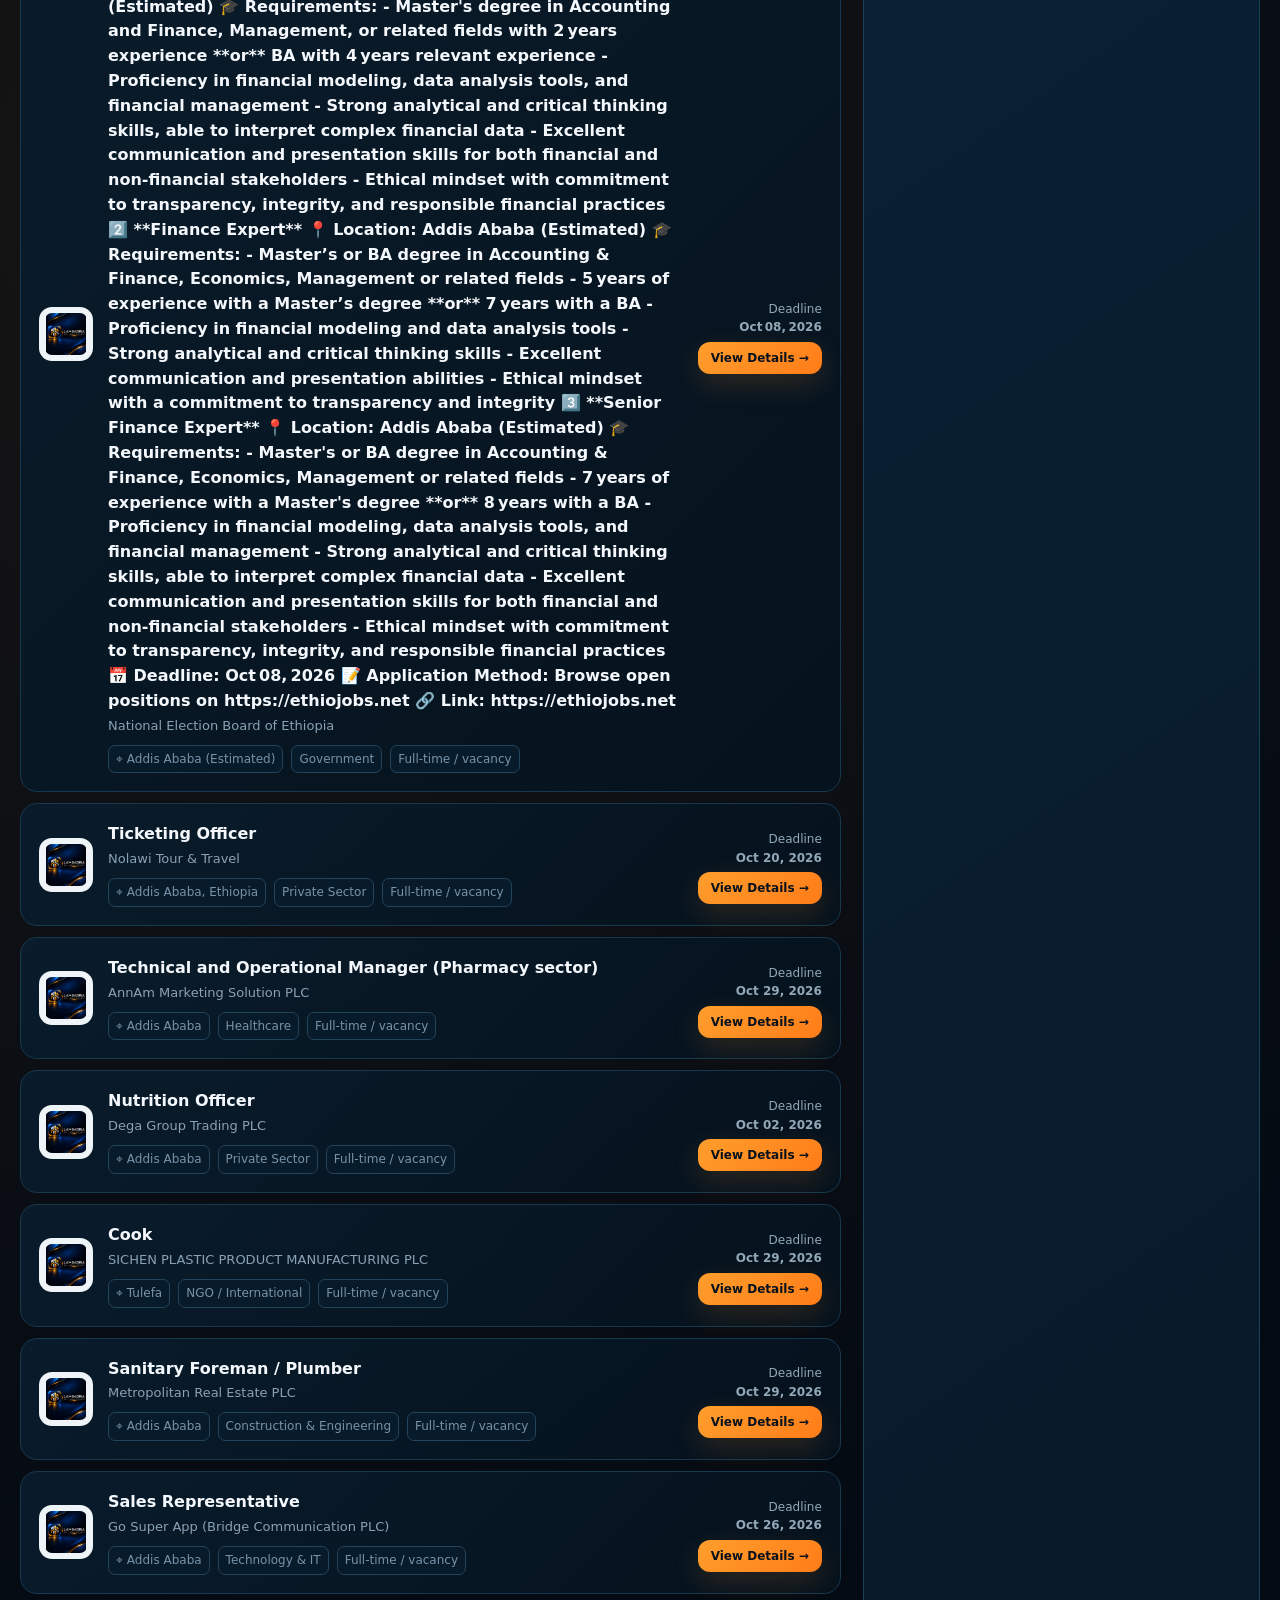
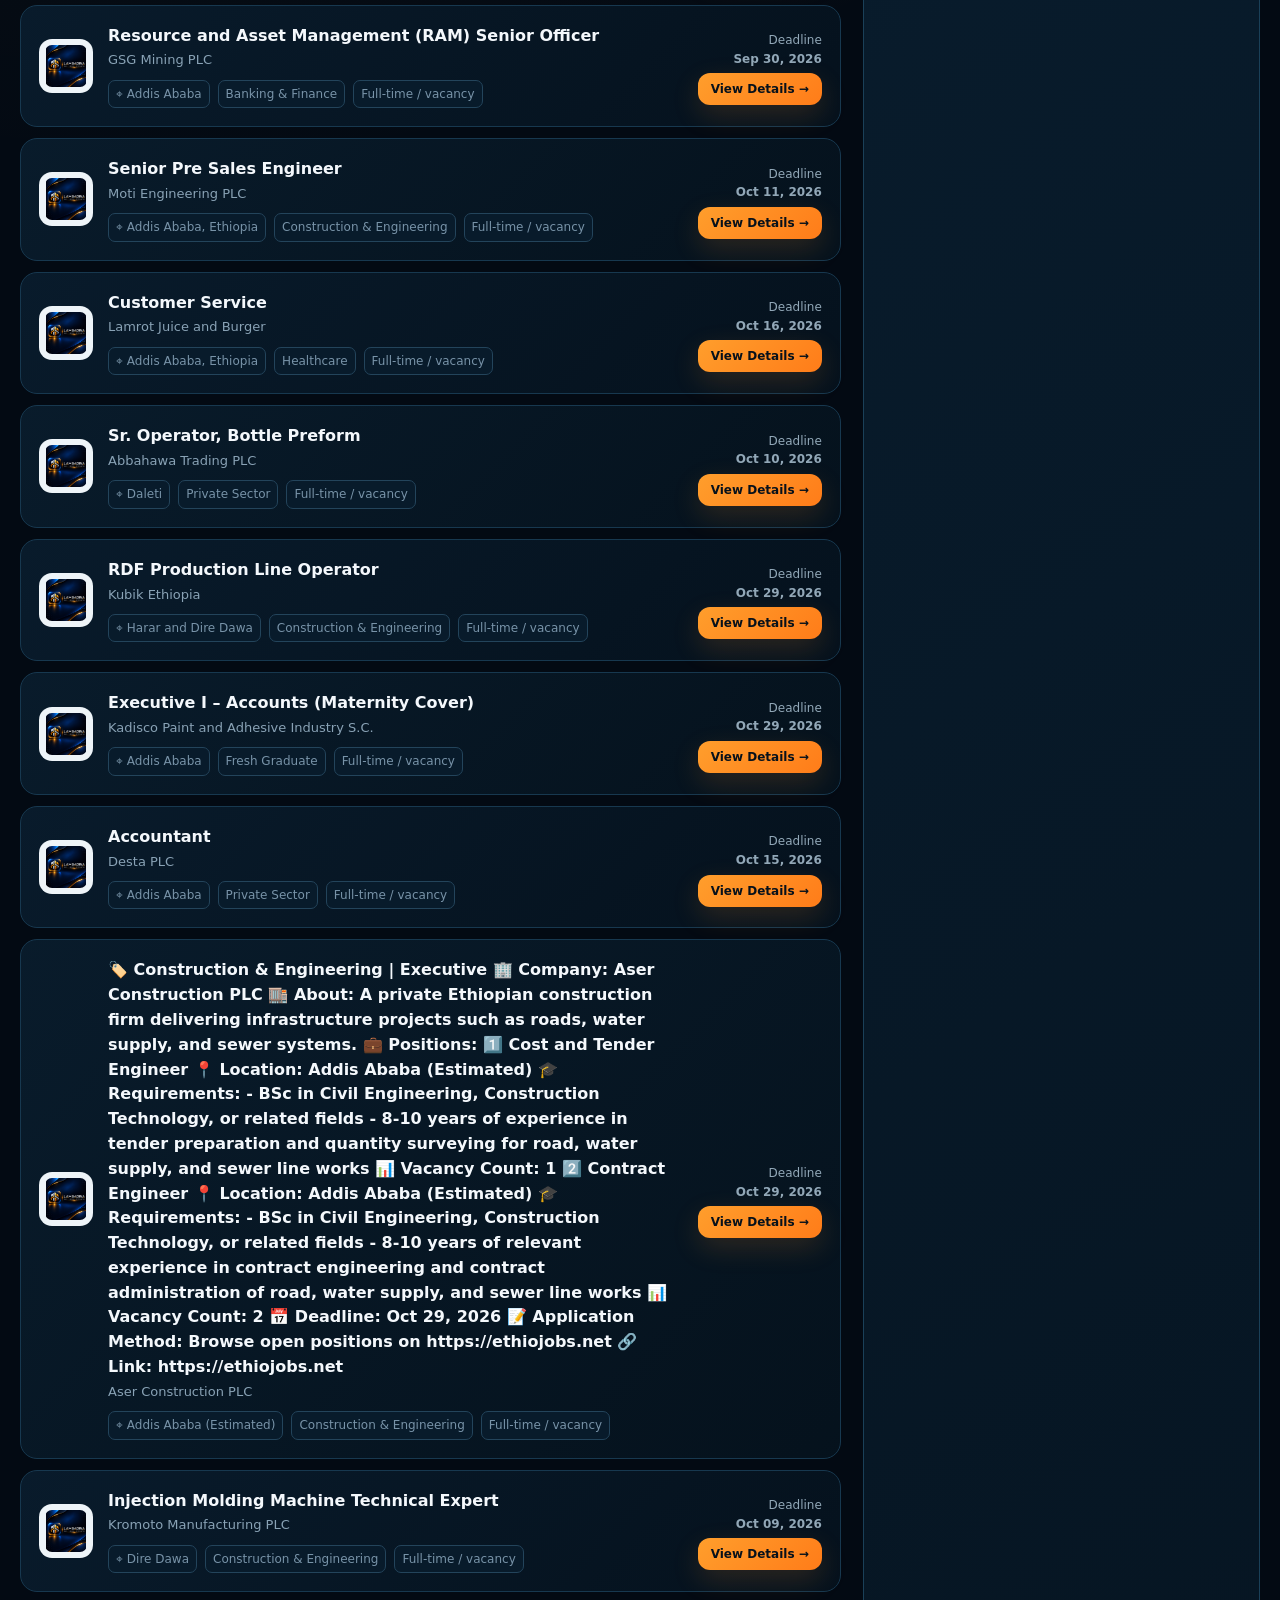
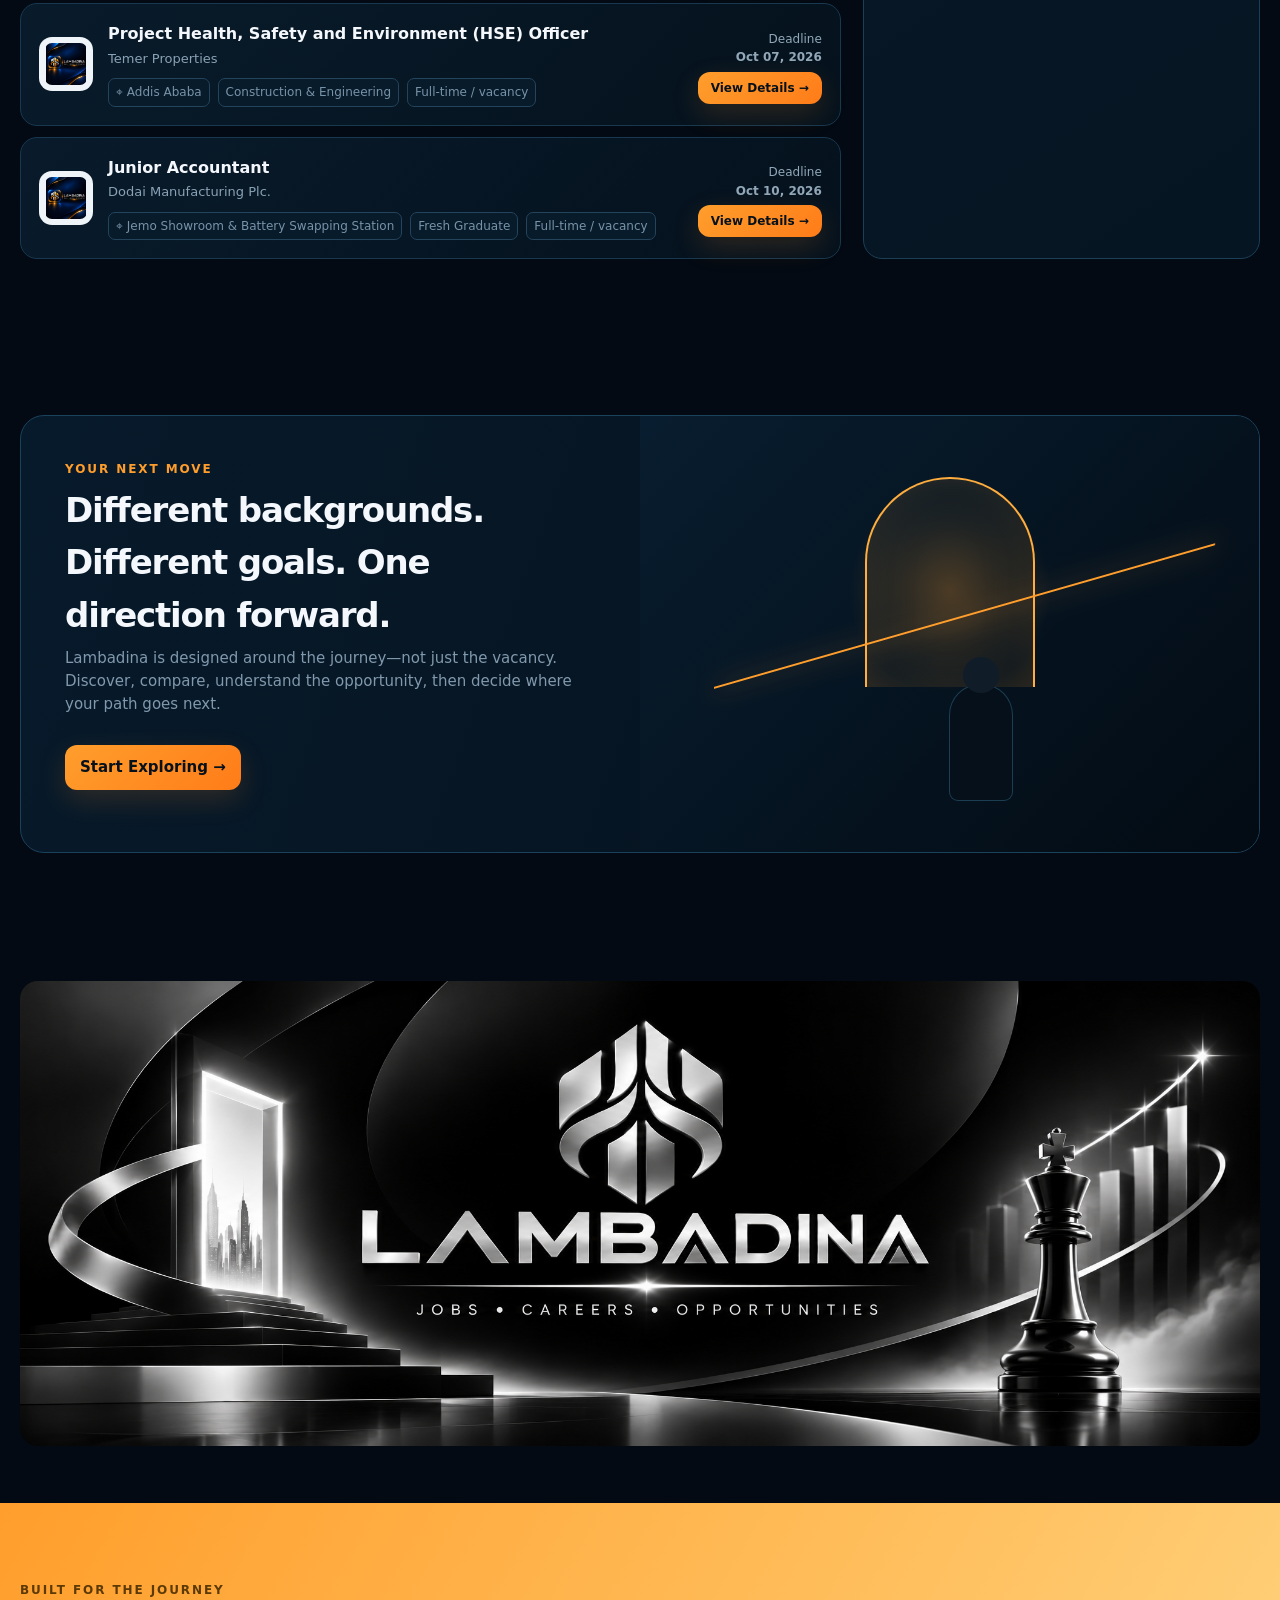
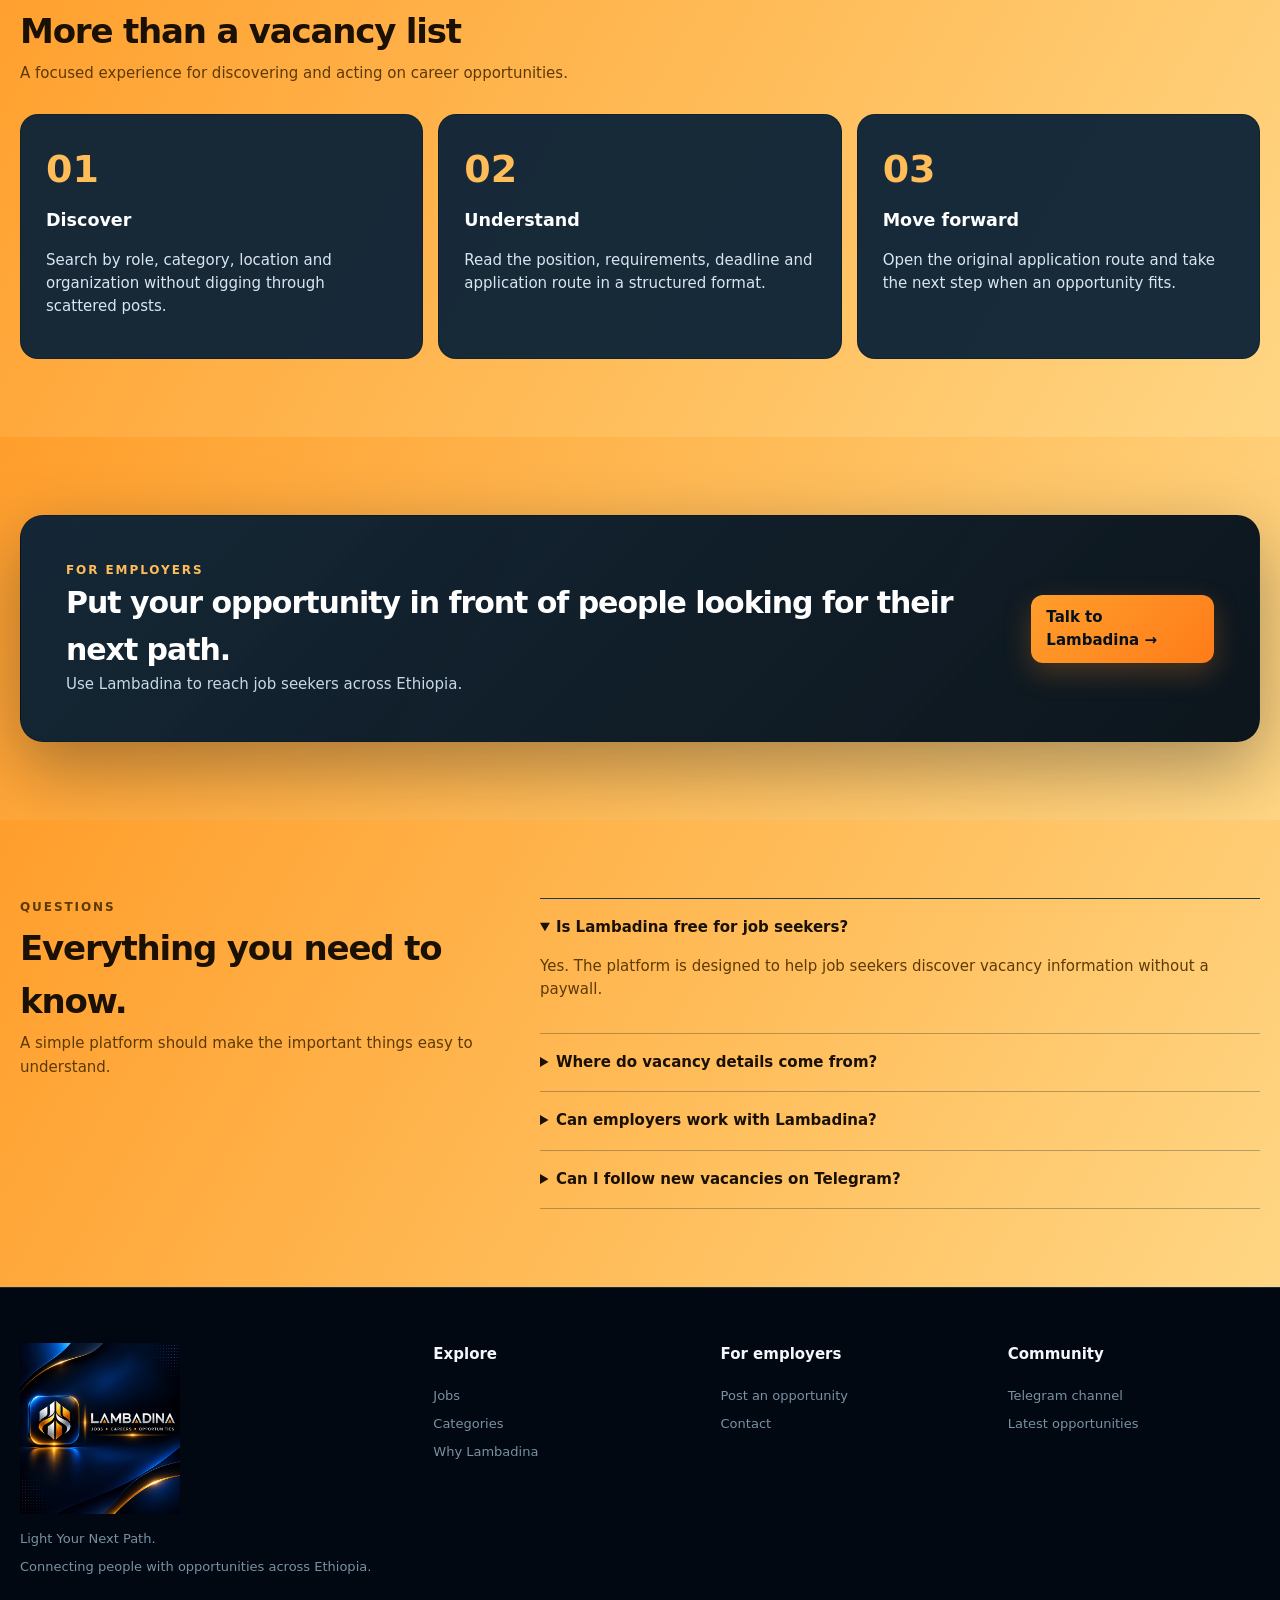
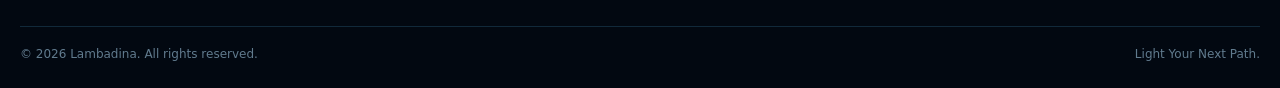
<file: index-2.html>
<!doctype html>
<html lang="en">
<head>
<meta charset="utf-8">
<meta name="viewport" content="width=device-width,initial-scale=1">
<title>Lambadina — Light Your Next Path</title>
<meta name="description" content="Lambadina connects job seekers with job opportunities in Ethiopia.">
<style>
:root{
 --bg:#030a13;--bg2:#061321;--panel:#081b2c;--panel2:#0b2237;--line:#17364e;
 --text:#f4f8fc;--muted:#8fa7bb;--blue:#24a9ff;--blue2:#0878c9;--orange:#ff9e2c;
 --orange2:#ffbd5a;--green:#43d49a;--danger:#ff6b75;--radius:18px;
}
*{box-sizing:border-box}html{scroll-behavior:smooth}body{margin:0;background:
radial-gradient(circle at 78% 5%,rgba(25,112,180,.24),transparent 28%),
radial-gradient(circle at 15% 35%,rgba(255,142,36,.08),transparent 25%),var(--bg);
color:var(--text);font:15px/1.55 Inter,system-ui,-apple-system,Segoe UI,Roboto,Arial,sans-serif}
a{color:inherit;text-decoration:none}button,input,select{font:inherit}button{cursor:pointer}
.container{width:min(1240px,calc(100% - 36px));margin:auto}.topline{height:3px;background:linear-gradient(90deg,var(--orange),var(--blue),var(--orange))}
header{position:sticky;top:0;z-index:50;background:rgba(3,10,19,.82);backdrop-filter:blur(18px);border-bottom:1px solid rgba(100,160,200,.12)}
.nav{height:76px;display:flex;align-items:center;gap:30px}.brand img{width:154px;display:block}.navlinks{display:flex;gap:25px;margin-left:auto}.navlinks a{color:#b7c8d7;font-weight:650}.navlinks a:hover,.navlinks a.active{color:#fff}.navlinks a.active:after{content:"";display:block;height:2px;background:var(--orange);margin-top:7px;border-radius:9px}
.nav-actions{display:flex;gap:9px}.iconbtn,.ghost,.primary{border:1px solid var(--line);border-radius:12px;background:#071624;color:#fff;padding:11px 15px}.primary{background:linear-gradient(135deg,var(--orange),#ff7c19);border:0;color:#07111b;font-weight:800;box-shadow:0 10px 28px rgba(255,145,37,.16)}.blue{background:linear-gradient(135deg,#138bd3,#0872bd);color:#fff;border:0}
.menu{display:none}

.top-banner{width:100%;line-height:0;background:#030a13}
.top-banner img{display:block;width:100%;height:auto}
.hero{position:relative;min-height:auto;overflow:hidden;border-bottom:1px solid var(--line)}
.hero:before{content:"";position:absolute;inset:0;background:
linear-gradient(90deg,#030a13 0%,rgba(3,10,19,.94) 35%,rgba(3,10,19,.45) 65%,#030a13 100%),
radial-gradient(ellipse at 75% 40%,rgba(255,148,39,.17),transparent 25%);
}
.hero-grid{position:relative;display:grid;grid-template-columns:1fr;gap:30px;align-items:center;padding:64px 0 140px}
.kicker{display:inline-flex;gap:9px;align-items:center;padding:7px 11px;border:1px solid #244763;background:#071827;border-radius:999px;color:#a9c1d4;font-size:12px;font-weight:800;letter-spacing:.11em;text-transform:uppercase}
.kicker i{width:7px;height:7px;border-radius:50%;background:var(--orange);box-shadow:0 0 15px var(--orange)}
h1{font-size:clamp(48px,6vw,78px);line-height:.98;letter-spacing:-.055em;margin:22px 0 18px;max-width:760px}.gradient{background:linear-gradient(100deg,#fff 18%,#bcd5e8 48%,#ffae3c 80%);-webkit-background-clip:text;background-clip:text;color:transparent}
.hero p{font-size:18px;color:#a6bacb;max-width:640px}.hero-actions{display:flex;gap:12px;margin:28px 0 18px;flex-wrap:wrap}
.searchbox{margin-top:20px;background:rgba(7,24,38,.82);border:1px solid #23445c;border-radius:18px;padding:9px;display:grid;grid-template-columns:1.7fr .9fr auto;gap:8px;max-width:820px;box-shadow:0 25px 60px rgba(0,0,0,.35)}
.searchbox input,.searchbox select{background:#061522;border:1px solid #173b55;color:#fff;border-radius:12px;padding:15px;outline:none}.searchbox input:focus,.searchbox select:focus{border-color:var(--blue)}
.hero-pills{display:flex;gap:7px;flex-wrap:wrap;margin-top:12px}.pill{padding:6px 10px;background:#081b2b;border:1px solid #193b53;border-radius:999px;color:#a9bfd0;font-size:12px}
.orbit{position:absolute;border:1px solid rgba(36,169,255,.25);border-radius:50%;width:520px;height:520px;transform:rotate(-18deg)}.orbit:before,.orbit:after{content:"";position:absolute;border-radius:50%;width:10px;height:10px;background:var(--orange);box-shadow:0 0 25px var(--orange)}.orbit:before{top:18%;left:3%}.orbit:after{right:4%;bottom:22%;background:var(--blue);box-shadow:0 0 25px var(--blue)}
.lantern{position:relative;width:270px;height:350px;border:1px solid rgba(255,181,77,.65);border-radius:50% 50% 28% 28%;background:radial-gradient(circle at 50% 55%,rgba(255,168,54,.34),rgba(9,29,45,.72) 43%,rgba(4,12,21,.95) 70%);box-shadow:0 0 90px rgba(255,145,37,.25),inset 0 0 50px rgba(36,169,255,.15)}
.lantern:before{content:"";position:absolute;left:18%;right:18%;top:24%;bottom:16%;border:2px solid rgba(255,178,73,.7);border-radius:50% 50% 40% 40%}.flame{position:absolute;width:48px;height:80px;left:50%;top:45%;transform:translate(-50%,-50%) rotate(45deg);background:linear-gradient(135deg,#fff5be,#ff9e2c 55%,#ff5d17);border-radius:70% 10% 70% 10%;box-shadow:0 0 45px #ff9e2c}.lantern-label{position:absolute;bottom:-52px;left:50%;transform:translateX(-50%);white-space:nowrap;text-align:center;color:#7690a4;font-size:11px;letter-spacing:.2em}.lantern-label b{display:block;color:var(--orange);font-size:16px;margin-top:4px}
.stats{position:relative;margin-top:-72px;z-index:3}.stats-grid{display:grid;grid-template-columns:repeat(4,1fr);background:rgba(7,23,37,.88);border:1px solid #1c425b;border-radius:20px;backdrop-filter:blur(16px);overflow:hidden}.stat{padding:22px 25px;border-right:1px solid #1b3b51}.stat:last-child{border:0}.stat strong{display:block;font-size:28px}.stat span{color:#7f99ad;font-size:13px}

.section{padding:78px 0}.section-head{display:flex;justify-content:space-between;align-items:end;gap:20px;margin-bottom:28px}.eyebrow{color:var(--orange);font-size:12px;font-weight:850;letter-spacing:.16em;text-transform:uppercase}.section h2{font-size:34px;letter-spacing:-.035em;margin:5px 0}.section-sub{color:#8099ad;margin:0}.link{color:#7dcaff;font-weight:750}
.categories{display:grid;grid-template-columns:repeat(5,1fr);gap:12px}.cat{position:relative;padding:22px;border:1px solid #183a52;background:linear-gradient(145deg,#091d2e,#061522);border-radius:17px;min-height:125px;overflow:hidden;transition:.2s}.cat:hover{transform:translateY(-4px);border-color:#2d688b}.cat:after{content:"";position:absolute;width:100px;height:100px;border-radius:50%;right:-50px;bottom:-50px;background:rgba(36,169,255,.08)}.caticon{font-size:25px;color:var(--orange)}.cat b{display:block;margin-top:10px}.cat small{color:#728ca0}

.jobs-layout{display:grid;grid-template-columns:1.55fr .75fr;gap:22px}.joblist{display:grid;gap:11px}.job-card{position:relative;display:grid;grid-template-columns:54px 1fr auto;gap:15px;align-items:center;padding:18px;border:1px solid #17384f;background:linear-gradient(135deg,rgba(9,28,44,.96),rgba(5,18,29,.96));border-radius:17px;transition:.2s}.job-card:hover{border-color:#2a6689;transform:translateX(2px)}.company-logo{width:54px;height:54px;border-radius:13px;background:#eef4f8;object-fit:contain;padding:6px}.job-title{font-weight:850;font-size:16px}.company{color:#89a2b5;font-size:13px;margin-top:2px}.meta{display:flex;gap:8px;flex-wrap:wrap;margin-top:9px;color:#7893a8;font-size:12px}.tag{border:1px solid #23445b;padding:4px 7px;border-radius:7px;background:#081b2b}.job-right{text-align:right}.deadline{color:#92a8b8;font-size:12px;margin-bottom:9px}.job-right .primary{padding:9px 13px;font-size:12px}.side-card{border:1px solid #1a4058;background:linear-gradient(145deg,#0b2337,#061522);border-radius:19px;padding:24px;position:sticky;top:100px}.side-card h3{margin-top:0;font-size:22px}.check{display:flex;gap:10px;margin:15px 0;color:#a5baca}.check b{color:var(--green)}

.feature{display:grid;grid-template-columns:1fr 1fr;border:1px solid #1b425b;border-radius:24px;overflow:hidden;background:linear-gradient(110deg,#071a2b,#06111c)}.feature-copy{padding:44px}.feature-visual{min-height:330px;position:relative;background:radial-gradient(circle at 50% 40%,rgba(255,158,44,.28),transparent 25%),linear-gradient(135deg,#081d2f,#030b13)}.path{position:absolute;left:12%;right:7%;bottom:20%;height:150px;border-top:2px solid var(--orange);transform:skewY(-16deg);filter:drop-shadow(0 0 12px rgba(255,158,44,.7))}.person{position:absolute;bottom:12%;left:50%;width:62px;height:115px;background:#06101a;border-radius:30px 30px 8px 8px;box-shadow:0 0 0 1px #1c3e53}.person:before{content:"";position:absolute;width:36px;height:36px;border-radius:50%;background:#101d28;left:13px;top:-28px}.portal{position:absolute;left:50%;top:14%;width:170px;height:210px;transform:translateX(-50%);border:2px solid #ffad3e;border-bottom:0;border-radius:90px 90px 0 0;box-shadow:0 0 50px rgba(255,158,44,.2) inset}

.cards3{display:grid;grid-template-columns:repeat(3,1fr);gap:15px}.info-card{border:1px solid #183c55;border-radius:18px;padding:25px;background:#071a2a}.num{font-size:38px;font-weight:900;color:var(--orange)}.info-card h3{margin:8px 0}.info-card p{color:#8199aa}

.faq-grid{display:grid;grid-template-columns:.8fr 1.2fr;gap:40px}.faq{border-top:1px solid #1b3a50}.faq details{border-bottom:1px solid #1b3a50;padding:17px 0}.faq summary{cursor:pointer;font-weight:750}.faq p{color:#829aac;max-width:720px}

.newsletter{padding:45px;border:1px solid #244b63;border-radius:23px;background:linear-gradient(120deg,#0a2033,#071421);display:flex;justify-content:space-between;gap:25px;align-items:center}.newsletter h2{margin:0;font-size:30px}.newsform{display:flex;gap:8px}.newsform input{background:#061522;border:1px solid #24465e;border-radius:10px;padding:13px 14px;color:#fff}

footer{border-top:1px solid #142f43;padding:55px 0 25px;background:#020811}.footgrid{display:grid;grid-template-columns:1.5fr repeat(3,1fr);gap:35px}.footgrid h4{margin-top:0}.footgrid a,.footgrid p{display:block;color:#7891a3;margin:8px 0;font-size:13px}.copyright{margin-top:40px;padding-top:18px;border-top:1px solid #11293a;color:#617b8e;font-size:12px;display:flex;justify-content:space-between}

.vision-banner{padding:50px 0;text-align:center}
.vision-banner img{max-width:100%;height:auto;border-radius:18px}

.empty{padding:50px;text-align:center;border:1px dashed #27475b;border-radius:18px;color:#7991a2}

.section-gold{background:linear-gradient(120deg,var(--orange) 0%,var(--orange2) 55%,#ffd684 100%)}
.section-gold .eyebrow{color:#5c3a06}
.section-gold h2{color:#1a1004}
.section-gold .section-sub{color:#5c3a06}
.section-gold .link{color:#0b2237;font-weight:800}
.section-gold .cat{background:linear-gradient(145deg,rgba(11,34,55,.95),rgba(5,15,25,.95));border-color:rgba(5,15,25,.35)}
.section-gold .cat:after{background:rgba(255,189,90,.14)}
.section-gold .cat b{color:#fff}
.section-gold .cat small{color:#ffd8a0}
.section-gold .caticon{color:#ffbd5a}
.section-gold .info-card{background:rgba(11,34,55,.95);border-color:rgba(5,15,25,.3)}
.section-gold .info-card h3{color:#fff}
.section-gold .info-card p{color:#d9e6f0}
.section-gold .num{color:#ffbd5a}
.section-gold .faq details{border-color:rgba(11,34,55,.3)}
.section-gold .faq summary{color:#1a1004}
.section-gold .faq p{color:#5c3a06}
.section-gold .newsletter{background:linear-gradient(135deg,rgba(11,34,55,.96),rgba(5,15,25,.97));border-color:rgba(5,15,25,.35);box-shadow:0 25px 70px rgba(5,15,25,.35)}
.section-gold .newsletter h2{color:#fff}
.section-gold .newsletter .eyebrow{color:var(--orange2)}
.section-gold .newsletter .section-sub{color:#c7d8e6}
.section-gold .newsletter .primary{background:linear-gradient(135deg,var(--orange),#ff7c19);color:#07111b;box-shadow:0 10px 28px rgba(255,145,37,.25)}
@media(max-width:900px){.navlinks,.nav-actions{display:none}.menu{display:block;margin-left:auto}.hero-grid{grid-template-columns:1fr}.stats{margin-top:0}.stats-grid{grid-template-columns:repeat(2,1fr)}.categories{grid-template-columns:repeat(2,1fr)}.jobs-layout,.faq-grid,.feature{grid-template-columns:1fr}.feature-visual{min-height:260px}.side-card{position:static}.cards3{grid-template-columns:1fr}.footgrid{grid-template-columns:1fr 1fr}.searchbox{grid-template-columns:1fr}.newsletter{display:block}.newsform{margin-top:18px}.section{padding:55px 0}}
@media(max-width:520px){.container{width:min(100% - 24px,1240px)}.nav{height:66px}.brand img{width:132px}h1{font-size:46px}.hero{min-height:auto}.hero-grid{min-height:0;padding:70px 0}.stats-grid{grid-template-columns:1fr 1fr}.stat{padding:17px}.stat strong{font-size:22px}.categories{grid-template-columns:1fr 1fr}.job-card{grid-template-columns:44px 1fr}.company-logo{width:44px;height:44px}.job-right{grid-column:2;text-align:left}.footgrid{grid-template-columns:1fr}.copyright{display:block}.newsform{flex-direction:column}}
</style>
</head>
<body>
<div class="topline"></div>
<header><div class="container nav">
<a class="brand" href="index.html"><img src="logo.png" alt="Lambadina"></a>
<nav class="navlinks"><a class="active" href="#home">Home</a><a href="#jobs">Jobs</a><a href="#categories">Categories</a><a href="#why">Why Lambadina</a><a href="#employers">Employers</a></nav>
<div class="nav-actions"><a class="iconbtn" href="#jobs">⌕</a><a class="ghost" href="https://t.me/lambadina_jobs">Join Telegram</a><a class="primary" href="#employers">For Employers</a></div>
<button class="iconbtn menu" onclick="document.querySelector('.navlinks').classList.toggle('show')">☰</button>
</div></header>

<main id="home">
<section class="top-banner"><img src="team-banner.png" alt="Lambadina — Light Your Career Path"></section>

<section class="hero"><div class="container hero-grid">
<div>
<span class="kicker"><i></i>Ethiopia's career discovery platform</span>
<h1>Light Your <span class="gradient">Next Path.</span></h1>
<p>Discover opportunities, understand where they lead, and take your next career step with a clearer direction.</p>
<div class="hero-actions"><a class="primary" href="#jobs">Explore Opportunities →</a><a class="ghost" href="#categories">Browse Categories</a></div>
<div class="searchbox"><input id="searchInput" placeholder="Search jobs, companies, skills..."><select id="location"><option value="">All locations</option><option>Addis Ababa</option><option>Dire Dawa</option><option>Hawassa</option><option>Bahir Dar</option><option>Jimma</option></select><button class="primary" onclick="renderJobs()">Search Jobs →</button></div>
<div class="hero-pills"><span class="pill">Banking</span><span class="pill">Fresh Graduate</span><span class="pill">Accounting</span><span class="pill">NGO</span><span class="pill">Remote</span><span class="pill">IT</span></div>
</div>
</div></section>

<section class="stats"><div class="container stats-grid">
<div class="stat"><strong id="jobCount">500+</strong><span>Opportunity records</span></div><div class="stat"><strong id="companyCount">200+</strong><span>Companies & organizations</span></div><div class="stat"><strong>10+</strong><span>Career categories</span></div><div class="stat"><strong>01</strong><span>Clear direction</span></div>
</div></section>

<section class="section section-gold" id="categories"><div class="container">
<div class="section-head"><div><div class="eyebrow">Explore</div><h2>Find the field that fits your path</h2><p class="section-sub">Browse opportunities by the work you want to do.</p></div><a class="link" href="#jobs">View all jobs →</a></div>
<div class="categories" id="categoryGrid"></div>
</div></section>

<section class="section" id="jobs"><div class="container">
<div class="section-head"><div><div class="eyebrow">Opportunity board</div><h2>Latest opportunities</h2><p class="section-sub" id="jobsSub">Fresh vacancy information organized for faster discovery.</p></div><select id="sort" class="ghost" onchange="renderJobs()"><option value="latest">Latest posted</option><option value="deadline">Deadline</option></select></div>
<div class="jobs-layout"><div><div class="joblist" id="jobList"></div></div><aside class="side-card"><div class="eyebrow">The Lambadina approach</div><h3>A clearer way to find work.</h3><div class="check"><b>✓</b><span>Search across multiple career areas from one place.</span></div><div class="check"><b>✓</b><span>See application information before you leave the platform.</span></div><div class="check"><b>✓</b><span>Follow opportunities from entry level to experienced roles.</span></div><div class="check"><b>✓</b><span>Use our Telegram channel for fresh vacancy alerts.</span></div><a class="primary" style="display:inline-block;margin-top:10px" href="https://t.me/lambadina_jobs">Join Telegram →</a></aside></div>
</div></section>

<section class="section"><div class="container"><div class="feature">
<div class="feature-copy"><div class="eyebrow">Your next move</div><h2>Different backgrounds. Different goals. One direction forward.</h2><p class="section-sub">Lambadina is designed around the journey—not just the vacancy. Discover, compare, understand the opportunity, then decide where your path goes next.</p><div class="hero-actions"><a class="primary" href="#jobs">Start Exploring →</a></div></div>
<div class="feature-visual"><div class="portal"></div><div class="path"></div><div class="person"></div></div>
</div></div></section>

<section class="vision-banner"><div class="container">
<img src="vision-banner.png" alt="Lambadina — Guiding every job seeker toward their next opportunity">
</div></section>

<section class="section section-gold" id="why"><div class="container">
<div class="section-head"><div><div class="eyebrow">Built for the journey</div><h2>More than a vacancy list</h2><p class="section-sub">A focused experience for discovering and acting on career opportunities.</p></div></div>
<div class="cards3"><div class="info-card"><div class="num">01</div><h3>Discover</h3><p>Search by role, category, location and organization without digging through scattered posts.</p></div><div class="info-card"><div class="num">02</div><h3>Understand</h3><p>Read the position, requirements, deadline and application route in a structured format.</p></div><div class="info-card"><div class="num">03</div><h3>Move forward</h3><p>Open the original application route and take the next step when an opportunity fits.</p></div></div>
</div></section>

<section class="section section-gold" id="employers"><div class="container">
<div class="newsletter"><div><div class="eyebrow">For employers</div><h2>Put your opportunity in front of people looking for their next path.</h2><p class="section-sub">Use Lambadina to reach job seekers across Ethiopia.</p></div><a class="primary" href="mailto:lambadina@example.com">Talk to Lambadina →</a></div>
</div></section>

<section class="section section-gold"><div class="container faq-grid"><div><div class="eyebrow">Questions</div><h2>Everything you need to know.</h2><p class="section-sub">A simple platform should make the important things easy to understand.</p></div><div class="faq">
<details open><summary>Is Lambadina free for job seekers?</summary><p>Yes. The platform is designed to help job seekers discover vacancy information without a paywall.</p></details>
<details><summary>Where do vacancy details come from?</summary><p>Each listing contains the source/application information available in the vacancy record. Applicants should review the original application route before submitting documents.</p></details>
<details><summary>Can employers work with Lambadina?</summary><p>Yes. Employers can contact the platform about publishing and promoting opportunities.</p></details>
<details><summary>Can I follow new vacancies on Telegram?</summary><p>Yes. Lambadina's Telegram channel can be used for vacancy alerts and updates.</p></details>
</div></div></section>
</main>

<footer><div class="container">
<div class="footgrid"><div><img src="logo.png" alt="Lambadina" style="width:160px"><p>Light Your Next Path.</p><p>Connecting people with opportunities across Ethiopia.</p></div>
<div><h4>Explore</h4><a href="#jobs">Jobs</a><a href="#categories">Categories</a><a href="#why">Why Lambadina</a></div>
<div><h4>For employers</h4><a href="#employers">Post an opportunity</a><a href="mailto:lambadina@example.com">Contact</a></div>
<div><h4>Community</h4><a href="https://t.me/lambadina_jobs">Telegram channel</a><a href="#jobs">Latest opportunities</a></div></div>
<div class="copyright"><span>© 2026 Lambadina. All rights reserved.</span><span>Light Your Next Path.</span></div>
</div></footer>
<script>
let DATA=[];
const icons=["▣","▥","▱","♙","➤","♟","♡","◇","▤","✦"];
async function init(){
 try{const r=await fetch("jobs.json");const j=await r.json();DATA=j.jobs||[];document.getElementById("jobCount").textContent=DATA.length+"+";document.getElementById("companyCount").textContent=new Set(DATA.map(x=>x.company).filter(Boolean)).size+"+";renderCategories();renderJobs();}
 catch(e){document.getElementById("jobList").innerHTML='<div class="empty">Vacancy data could not be loaded.</div>';}
}
function titleOf(j){return (j.positions&&j.positions[0])?j.positions[0]:((j.text||"Opportunity").split("\\n").find(x=>x.trim())||"Opportunity")}
function esc(s){return String(s??"").replace(/[&<>"']/g,m=>({"&":"&amp;","<":"&lt;",">":"&gt;",'"':"&quot;","'":"&#039;"}[m]))}
function renderCategories(){
 const map={};DATA.forEach(j=>(j.category||["Other"]).forEach(c=>map[c]=(map[c]||0)+1));
 const arr=Object.entries(map).sort((a,b)=>b[1]-a[1]).slice(0,10);
 document.getElementById("categoryGrid").innerHTML=arr.map((x,i)=>`<a class="cat" href="#jobs" onclick="pickCategory('${esc(x[0]).replaceAll("'","&#039;")}')"><div class="caticon">${icons[i%icons.length]}</div><b>${esc(x[0])}</b><small>${x[1]} opportunity records</small></a>`).join("");
}
function pickCategory(c){document.getElementById("searchInput").value=c;renderJobs();window.location.hash="jobs"}
function renderJobs(){
 let q=document.getElementById("searchInput").value.toLowerCase().trim(), loc=document.getElementById("location").value, sort=document.getElementById("sort").value;
 let rows=DATA.filter(j=>{let hay=[j.company,j.about,(j.positions||[]).join(" "), (j.category||[]).join(" "),j.text].join(" ").toLowerCase();let ok=!q||hay.includes(q);let okLoc=!loc||hay.includes(loc.toLowerCase());return ok&&okLoc});
 const isBrowsingDefault = !q && !loc;
 const sub = document.getElementById("jobsSub");
 if(isBrowsingDefault){
  const cutoffMs = Date.now() - 2*24*60*60*1000;
  const recent = rows.filter(j=>{const t=j.posted?Date.parse(j.posted):NaN;return !isNaN(t)&&t>=cutoffMs});
  // Fallback: if nothing posted in the last 2 days, don't show an empty homepage —
  // fall back to showing whatever's most recent instead.
  if(recent.length){rows=recent;if(sub)sub.textContent="Showing new opportunities posted in the last 2 days. Search or browse a category to see everything.";}
  else if(sub){sub.textContent="Fresh vacancy information organized for faster discovery.";}
 } else if(sub){
  sub.textContent="Showing all matching opportunities.";
 }
 rows.sort((a,b)=>sort==="deadline"?String(a.deadline||"zzzz").localeCompare(String(b.deadline||"zzzz")):String(b.posted||"").localeCompare(String(a.posted||"")));
 if(isBrowsingDefault) rows=rows.slice(0,25);
 document.getElementById("jobList").innerHTML=rows.length?rows.map(j=>{let t=titleOf(j), c=(j.category||["General"])[0];return `<article class="job-card"><img class="company-logo" src="${esc(j.image||'logo.png')}" alt="${esc(j.company||'Lambadina')}" loading="lazy" onerror="this.onerror=null;this.src='logo.png'"><div><a class="job-title" href="job.html?id=${encodeURIComponent(j.id)}">${esc(t)}</a><div class="company">${esc(j.company)}</div><div class="meta"><span class="tag">⌖ ${esc((j.text||"Addis Ababa").match(/(?:Location:|📍 Location:|📍)\s*([^\n]+)/i)?.[1]||"Ethiopia")}</span><span class="tag">${esc(c)}</span><span class="tag">Full-time / vacancy</span></div></div><div class="job-right"><div class="deadline">Deadline<br><b>${esc(j.deadline||"Not specified")}</b></div><a class="primary" href="job.html?id=${encodeURIComponent(j.id)}">View Details →</a></div></article>`}).join(""):'<div class="empty">No opportunities match your search.</div>';
}
document.getElementById("searchInput").addEventListener("keydown",e=>{if(e.key==="Enter")renderJobs()});init();
</script>
</body></html>
</file>
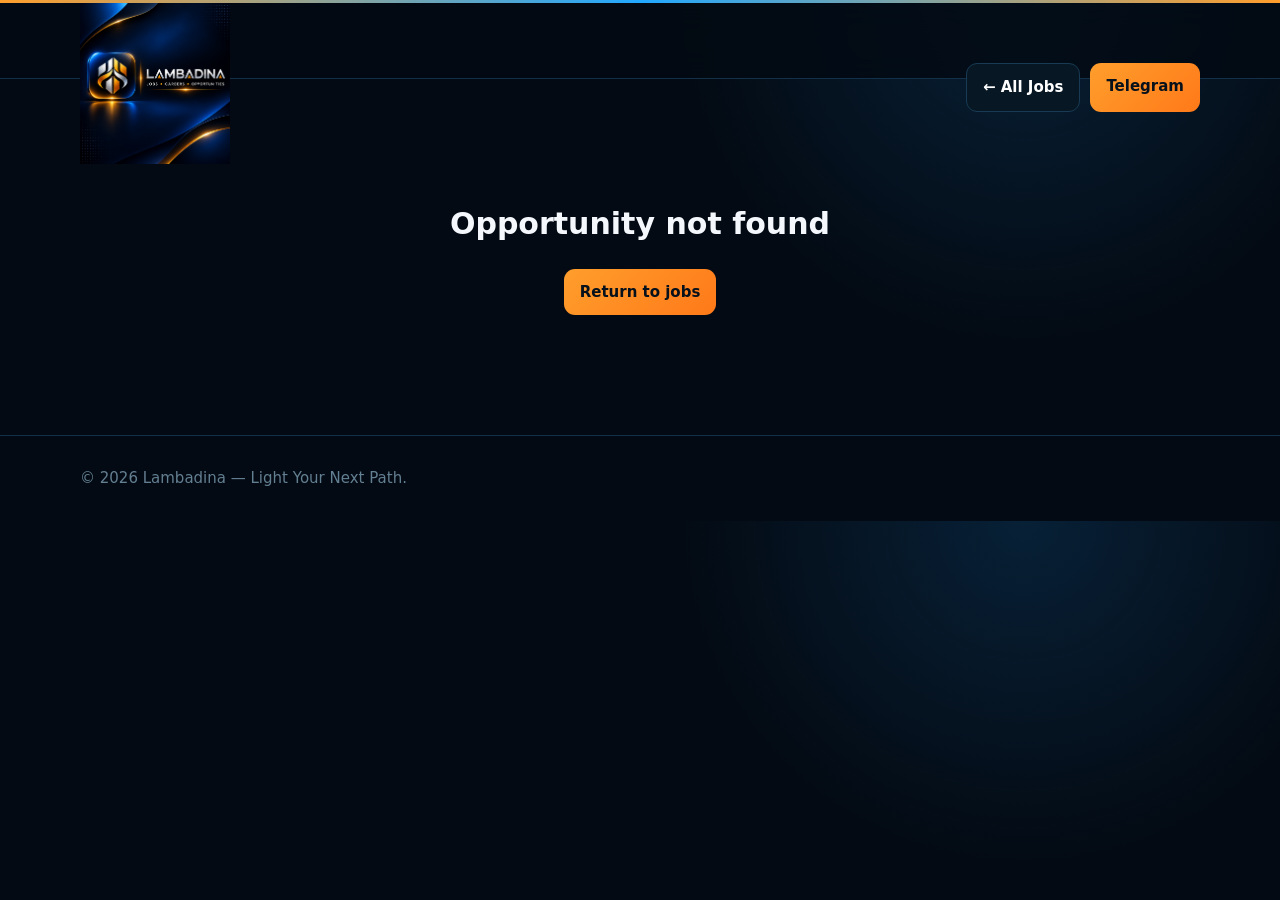
<file: job-1.html>
<!doctype html>
<html lang="en"><head><meta charset="utf-8"><meta name="viewport" content="width=device-width,initial-scale=1">
<title>Lambadina — Opportunity</title>
<style>
:root{--bg:#030a13;--panel:#081b2c;--panel2:#0b2237;--line:#183b53;--text:#f4f8fc;--muted:#8fa7bb;--orange:#ff9e2c;--blue:#22a8ff;--green:#43d49a}
*{box-sizing:border-box}body{margin:0;background:radial-gradient(circle at 80% 0,rgba(24,113,181,.22),transparent 30%),var(--bg);color:var(--text);font:15px/1.65 system-ui,-apple-system,Segoe UI,Roboto,Arial}.top{height:3px;background:linear-gradient(90deg,var(--orange),var(--blue),var(--orange))}.wrap{width:min(1120px,calc(100% - 30px));margin:auto}header{height:76px;border-bottom:1px solid #123048;background:rgba(3,10,19,.82);backdrop-filter:blur(16px);display:flex;align-items:center;justify-content:space-between}header img{width:150px}.nav{display:flex;gap:10px}.btn{display:inline-block;padding:11px 16px;border-radius:11px;border:1px solid var(--line);background:#071724;color:#fff;text-decoration:none;font-weight:750}.primary{background:linear-gradient(135deg,var(--orange),#ff7919);color:#07111b;border:0}.hero{padding:70px 0 42px;border-bottom:1px solid #123048}.crumb{color:#7390a5;font-size:13px;margin-bottom:20px}.hero-grid{display:grid;grid-template-columns:1fr 310px;gap:25px}.badge{display:inline-block;color:#ffc26d;background:#281c0e;border:1px solid #754a1c;padding:6px 10px;border-radius:999px;font-size:12px;font-weight:800}.hero h1{font-size:clamp(38px,6vw,65px);line-height:1.02;letter-spacing:-.05em;margin:18px 0 10px;text-transform:capitalize}.company{font-size:18px;color:#9db3c3;display:flex;align-items:center;gap:12px}.company img{width:44px;height:44px;border-radius:11px;background:#eef4f8;object-fit:contain;padding:5px}.quick{display:flex;flex-wrap:wrap;gap:8px;margin-top:22px}.chip{padding:8px 11px;border:1px solid #20445d;border-radius:9px;background:#071827;color:#a5bacb}.applybox{background:linear-gradient(145deg,#0b2438,#061421);border:1px solid #20445d;border-radius:20px;padding:24px;align-self:start;box-shadow:0 25px 60px #0005}.applybox h3{margin-top:0}.applybox .big{display:block;width:100%;text-align:center;margin:14px 0}.content{display:grid;grid-template-columns:1.4fr .7fr;gap:24px;padding:45px 0}.card{background:#071a2a;border:1px solid #173a51;border-radius:18px;padding:27px}.card h2{margin-top:0}.text{white-space:pre-wrap;color:#a9bdcc}.side h3{margin-top:0}.row{padding:13px 0;border-bottom:1px solid #173449}.row:last-child{border:0}.row small{display:block;color:#6f8ba0}.row b{display:block}.notice{padding:16px;border:1px solid #25475e;background:#0a1e30;border-radius:12px;color:#a8bdcd;margin-top:20px}.back{display:inline-block;color:#8bcfff;margin-bottom:18px}footer{border-top:1px solid #123048;padding:30px 0;color:#637f92;margin-top:20px}@media(max-width:800px){.hero-grid,.content{grid-template-columns:1fr}.applybox{order:-1}.nav .btn:not(.primary){display:none}}
</style></head><body><div class="top"></div><header><div class="wrap" style="display:flex;align-items:center;justify-content:space-between;width:min(1120px,calc(100% - 30px))"><a href="index.html"><img src="logo.png" alt="Lambadina"></a><div class="nav"><a class="btn" href="index.html#jobs">← All Jobs</a><a class="btn primary" href="https://t.me/lambadina_jobs">Telegram</a></div></div></header>
<main class="wrap" id="app"><div style="padding:70px 0;text-align:center">Loading opportunity…</div></main>
<script>
function resolveApply(j){
 // Figure out the right destination + label from whatever the script found,
 // instead of blindly treating any j.contact as an email address.
 if(j.link){
  const isForm=/forms\.gle|docs\.google\.com\/forms/i.test(j.link);
  const label=isForm?"Apply via Google Form →":"Open Application Source →";
  return `<a class="btn primary big" target="_blank" rel="noopener" href="${esc(j.link)}">${label}</a>`;
 }
 const c=(j.contact||"").trim();
 if(c){
  if(c.startsWith("@") && /^@[A-Za-z][A-Za-z0-9_]{4,31}$/.test(c)){
   return `<a class="btn primary big" target="_blank" rel="noopener" href="https://t.me/${esc(c.replace(/^@/,""))}">Message on Telegram →</a>`;
  }
  if(/^https?:\/\/t\.me\//i.test(c)){
   return `<a class="btn primary big" target="_blank" rel="noopener" href="${esc(c)}">Message on Telegram →</a>`;
  }
  if(/^[^\s@]+@[^\s@]+\.[^\s@]+$/.test(c)){
   return `<a class="btn primary big" href="mailto:${esc(c)}">Send Email →</a>`;
  }
  if(/^(?:\+251|0)(?:9|7)\d{8}$/.test(c.replace(/\s+/g,""))){
   return `<a class="btn primary big" href="tel:${esc(c.replace(/\s+/g,""))}">Call Now →</a>`;
  }
  // Unrecognized contact format — still make it a clickable telegram search-friendly fallback rather than plain text
 }
 return `<a class="btn primary big" href="https://t.me/lambadina_jobs">Ask via Telegram →</a>`;
}
function esc(s){return String(s??"").replace(/[&<>"']/g,m=>({"&":"&amp;","<":"&lt;",">":"&gt;",'"':"&quot;","'":"&#039;"}[m]))}
function title(j){return j.positions?.[0]||"Opportunity"}
function getId(){return new URLSearchParams(location.search).get("id")}
async function init(){const d=await (await fetch("jobs.json")).json();const j=(d.jobs||[]).find(x=>x.id===getId());if(!j){document.getElementById("app").innerHTML='<div style="padding:100px 0;text-align:center"><h1>Opportunity not found</h1><a class="btn primary" href="index.html">Return to jobs</a></div>';return}
const t=title(j), cat=(j.category||["General"]).join(" • ");document.title=`${t} — Lambadina`;
const location=(j.text||"").match(/(?:📍 Location:|📍)\s*([^\n]+)/i)?.[1]||"Ethiopia";
let source=resolveApply(j);
function stripApplyLines(text){
 return (text||"").split("\n").filter(l=>{
  const s=l.trim();
  return !/^📝\s*Application Method\s*:/i.test(s) && !/^🔗\s*Link\s*:/i.test(s) && !/^📞\s*Contact\s*:/i.test(s);
 }).join("\n").replace(/\n{3,}/g,"\n\n").trim();
}
document.getElementById("app").innerHTML=`<section class="hero"><a class="back" href="index.html#jobs">← Back to opportunities</a><div class="hero-grid"><div><span class="badge">${esc(cat)}</span><h1>${esc(t)}</h1><div class="company"><img src="${esc(j.image||'logo.png')}" alt="${esc(j.company||'Lambadina')}" onerror="this.onerror=null;this.src='logo.png'">${esc(j.company||"Organization")}</div><div class="quick"><span class="chip">⌖ ${esc(location)}</span><span class="chip">◷ Deadline: ${esc(j.deadline||"Not specified")}</span><span class="chip">↗ Posted: ${esc((j.posted||"").slice(0,10)||"Recent")}</span></div></div><aside class="applybox"><h3>Ready for the next step?</h3><p style="color:#8da5b7">Review the opportunity details, then continue through the available application route.</p>${source}</aside></div></section><section class="content"><article class="card"><h2>Opportunity details</h2><div class="text">${esc(stripApplyLines(j.text)||j.about||"No additional description available.")}</div></article><aside class="card side"><h3>At a glance</h3><div class="row"><small>Organization</small><b>${esc(j.company||"Not specified")}</b></div><div class="row"><small>Category</small><b>${esc(cat)}</b></div><div class="row"><small>Location</small><b>${esc(location)}</b></div><div class="row"><small>Deadline</small><b>${esc(j.deadline||"Not specified")}</b></div><div class="notice">Always review the original vacancy information and application instructions before sending personal documents.</div></aside></section>`}
init();
</script><footer><div class="wrap">© 2026 Lambadina — Light Your Next Path.</div></footer></body></html>
</file>
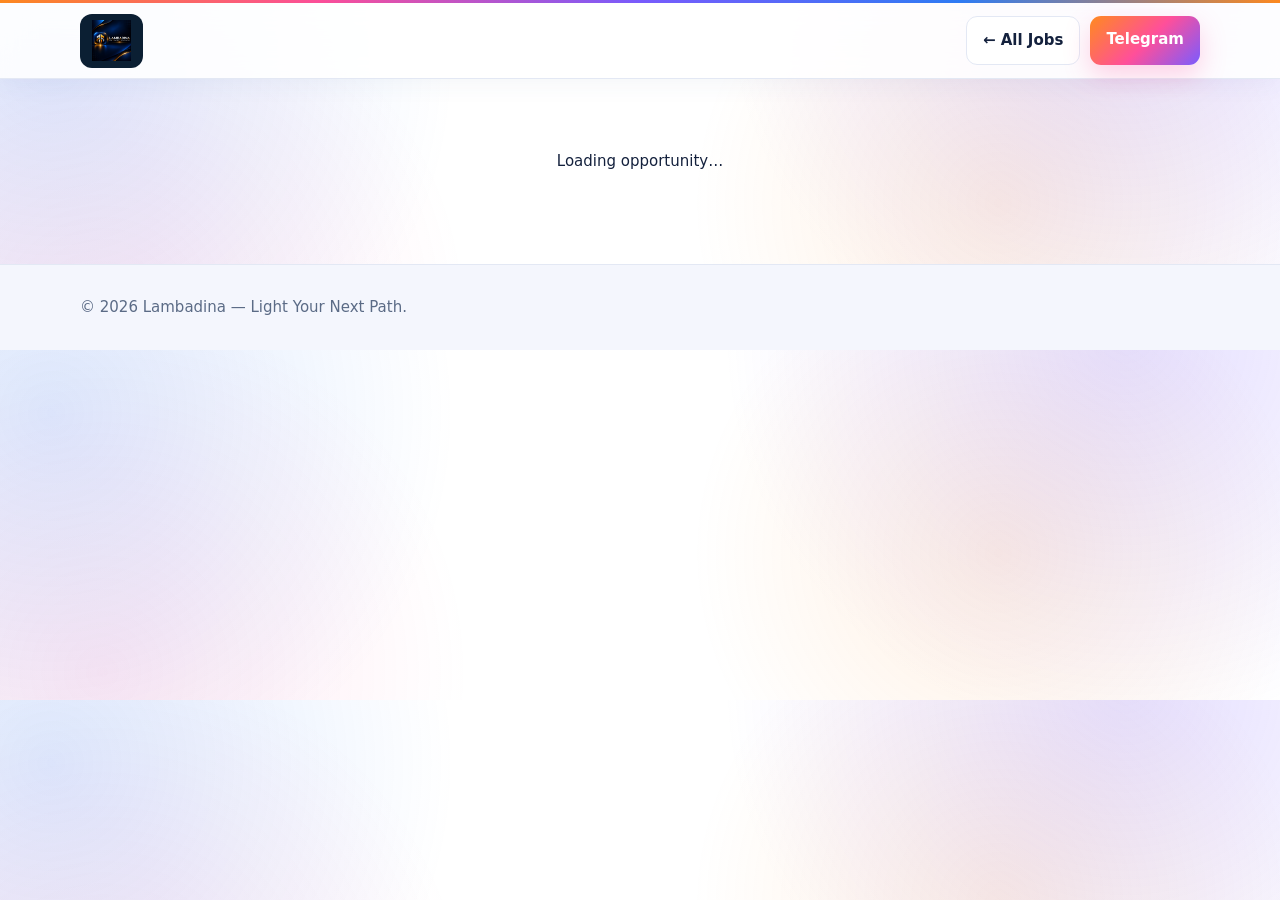
<file: job.html>
<!doctype html>
<html lang="en"><head><meta charset="utf-8"><meta name="viewport" content="width=device-width,initial-scale=1">
<title>Lambadina — Opportunity</title>
<style>
:root{--bg:#030a13;--panel:#081b2c;--panel2:#0b2237;--line:#183b53;--text:#f4f8fc;--muted:#8fa7bb;--orange:#ff9e2c;--blue:#22a8ff;--green:#43d49a}
*{box-sizing:border-box}body{margin:0;background:radial-gradient(circle at 80% 0,rgba(24,113,181,.22),transparent 30%),var(--bg);color:var(--text);font:15px/1.65 system-ui,-apple-system,Segoe UI,Roboto,Arial}.top{height:3px;background:linear-gradient(90deg,var(--orange),var(--blue),var(--orange))}.wrap{width:min(1120px,calc(100% - 30px));margin:auto}header{height:76px;border-bottom:1px solid #123048;background:rgba(3,10,19,.82);backdrop-filter:blur(16px);display:flex;align-items:center;justify-content:space-between}header img{width:150px}.nav{display:flex;gap:10px}.btn{display:inline-block;padding:11px 16px;border-radius:11px;border:1px solid var(--line);background:#071724;color:#fff;text-decoration:none;font-weight:750}.primary{background:linear-gradient(135deg,var(--orange),#ff7919);color:#07111b;border:0}.hero{padding:70px 0 42px;border-bottom:1px solid #123048}.crumb{color:#7390a5;font-size:13px;margin-bottom:20px}.hero-grid{display:grid;grid-template-columns:1fr 310px;gap:25px}.badge{display:inline-block;color:#ffc26d;background:#281c0e;border:1px solid #754a1c;padding:6px 10px;border-radius:999px;font-size:12px;font-weight:800}.hero h1{font-size:clamp(38px,6vw,65px);line-height:1.02;letter-spacing:-.05em;margin:18px 0 10px;text-transform:capitalize}.company{font-size:18px;color:#9db3c3;display:flex;align-items:center;gap:12px}.company img{width:44px;height:44px;border-radius:11px;background:#eef4f8;object-fit:contain;padding:5px}.quick{display:flex;flex-wrap:wrap;gap:8px;margin-top:22px}.chip{padding:8px 11px;border:1px solid #20445d;border-radius:9px;background:#071827;color:#a5bacb}.applybox{background:linear-gradient(145deg,#0b2438,#061421);border:1px solid #20445d;border-radius:20px;padding:24px;align-self:start;box-shadow:0 25px 60px #0005}.applybox h3{margin-top:0}.applybox .big{display:block;width:100%;text-align:center;margin:14px 0}.content{display:grid;grid-template-columns:1.4fr .7fr;gap:24px;padding:45px 0}.card{background:#071a2a;border:1px solid #173a51;border-radius:18px;padding:27px}.card h2{margin-top:0}.text{white-space:pre-wrap;color:#a9bdcc}.side h3{margin-top:0}.row{padding:13px 0;border-bottom:1px solid #173449}.row:last-child{border:0}.row small{display:block;color:#6f8ba0}.row b{display:block}.notice{padding:16px;border:1px solid #25475e;background:#0a1e30;border-radius:12px;color:#a8bdcd;margin-top:20px}.back{display:inline-block;color:#8bcfff;margin-bottom:18px}footer{border-top:1px solid #123048;padding:30px 0;color:#637f92;margin-top:20px}@media(max-width:800px){.hero-grid,.content{grid-template-columns:1fr}.applybox{order:-1}.nav .btn:not(.primary){display:none}}
</style><link rel="stylesheet" href="theme.css"></head><body><div class="top"></div><header><div class="wrap" style="display:flex;align-items:center;justify-content:space-between;width:min(1120px,calc(100% - 30px))"><a href="index.html"><img src="logo.png" alt="Lambadina"></a><div class="nav"><a class="btn" href="jobs.html">← All Jobs</a><a class="btn primary" href="https://t.me/lambadina_jobs">Telegram</a></div></div></header>
<main class="wrap" id="app"><div style="padding:70px 0;text-align:center">Loading opportunity…</div></main>
<script>
function resolveApply(j){
 // 1) The exact method the collector found (apply_href): email, phone, form, Telegram, page.
 const h=(j.apply_href||"").trim();
 if(h){
  let label="Open Application Page →";
  if(/^mailto:/i.test(h)) label="Send Email →";
  else if(/^tel:/i.test(h)) label="Call Now →";
  else if(/forms\.gle|docs\.google\.com\/forms/i.test(h)) label="Apply via Google Form →";
  else if(/^https?:\/\/t\.me\//i.test(h)) label=/\/\d+\/?$/.test(h)?"See the original announcement →":"Apply on Telegram →";
  const web=/^https?:/i.test(h);
  return `<a class="btn primary big"${web?' target="_blank" rel="noopener"':''} href="${esc(h)}">${label}</a>`;
 }
 // 2) older records without apply_href
 if(j.link){
  const isForm=/forms\.gle|docs\.google\.com\/forms/i.test(j.link);
  const label=isForm?"Apply via Google Form →":"Open Application Source →";
  return `<a class="btn primary big" target="_blank" rel="noopener" href="${esc(j.link)}">${label}</a>`;
 }
 const c=(j.contact||"").trim();
 if(c){
  if(c.startsWith("@") && /^@[A-Za-z][A-Za-z0-9_]{4,31}$/.test(c)){
   return `<a class="btn primary big" target="_blank" rel="noopener" href="https://t.me/${esc(c.replace(/^@/,""))}">Message on Telegram →</a>`;
  }
  if(/^https?:\/\/t\.me\//i.test(c)){
   return `<a class="btn primary big" target="_blank" rel="noopener" href="${esc(c)}">Message on Telegram →</a>`;
  }
  if(/^[^\s@]+@[^\s@]+\.[^\s@]+$/.test(c)){
   return `<a class="btn primary big" href="mailto:${esc(c)}">Send Email →</a>`;
  }
  if(/^(?:\+251|0)(?:9|7)\d{8}$/.test(c.replace(/\s+/g,""))){
   return `<a class="btn primary big" href="tel:${esc(c.replace(/\s+/g,""))}">Call Now →</a>`;
  }
 }
 return `<a class="btn primary big" href="https://t.me/lambadina_jobs">Ask via Telegram →</a>`;
}
function esc(s){return String(s??"").replace(/[&<>"']/g,m=>({"&":"&amp;","<":"&lt;",">":"&gt;",'"':"&quot;","'":"&#039;"}[m]))}
function title(j){return j.positions?.[0]||"Opportunity"}
function getId(){const p=new URLSearchParams(location.search);return p.get("id")||p.get("job")}
async function init(){const d=await (await fetch("https://raw.githubusercontent.com/nebilnur18-creator/lambadina-data/main/jobs.json")).json();const j=(d.jobs||[]).find(x=>x.id===getId()||(getId()&&getId().length>=12&&x.id.startsWith(getId())));if(!j){document.getElementById("app").innerHTML='<div style="padding:100px 0;text-align:center"><h1>Opportunity not found</h1><a class="btn primary" href="index.html">Return to jobs</a></div>';return}
const t=title(j), cat=(j.category||["General"]).join(" • ");document.title=`${t} — Lambadina`;
const location=(j.text||"").match(/(?:📍 Location:|📍)\s*([^\n]+)/i)?.[1]||"Ethiopia";
let source=resolveApply(j);
function stripApplyLines(text){
 return (text||"").split("\n").filter(l=>{
  const s=l.trim();
  return !/^📝\s*Application Method\s*:/i.test(s) && !/^🔗\s*Link\s*:/i.test(s) && !/^📞\s*Contact\s*:/i.test(s);
 }).join("\n").replace(/\n{3,}/g,"\n\n").trim();
}
document.getElementById("app").innerHTML=`<section class="hero"><a class="back" href="jobs.html">← Back to opportunities</a><div class="hero-grid"><div><span class="badge">${esc(cat)}</span><h1>${esc(t)}</h1><div class="company"><img src="${esc(j.image||'logo.png')}" alt="${esc(j.company||'Lambadina')}" onerror="this.onerror=null;this.src='logo.png'">${esc(j.company||"Organization")}</div><div class="quick"><span class="chip">⌖ ${esc(location)}</span><span class="chip">◷ Deadline: ${esc(j.deadline||"Not specified")}</span><span class="chip">↗ Posted: ${esc((j.posted||"").slice(0,10)||"Recent")}</span></div></div><aside class="applybox"><h3>Ready for the next step?</h3><p>Review the opportunity details, then continue through the available application route.</p>${source}</aside></div></section><section class="content"><article class="card"><h2>Opportunity details</h2><div class="text">${esc(stripApplyLines(j.text)||j.about||"No additional description available.")}</div></article><aside class="card side"><h3>At a glance</h3><div class="row"><small>Organization</small><b>${esc(j.company||"Not specified")}</b></div><div class="row"><small>Category</small><b>${esc(cat)}</b></div><div class="row"><small>Location</small><b>${esc(location)}</b></div><div class="row"><small>Deadline</small><b>${esc(j.deadline||"Not specified")}</b></div><div class="notice">Always review the original vacancy information and application instructions before sending personal documents.</div></aside></section>`}
init();
</script><footer><div class="wrap">© 2026 Lambadina — Light Your Next Path.</div></footer></body></html>
</file>
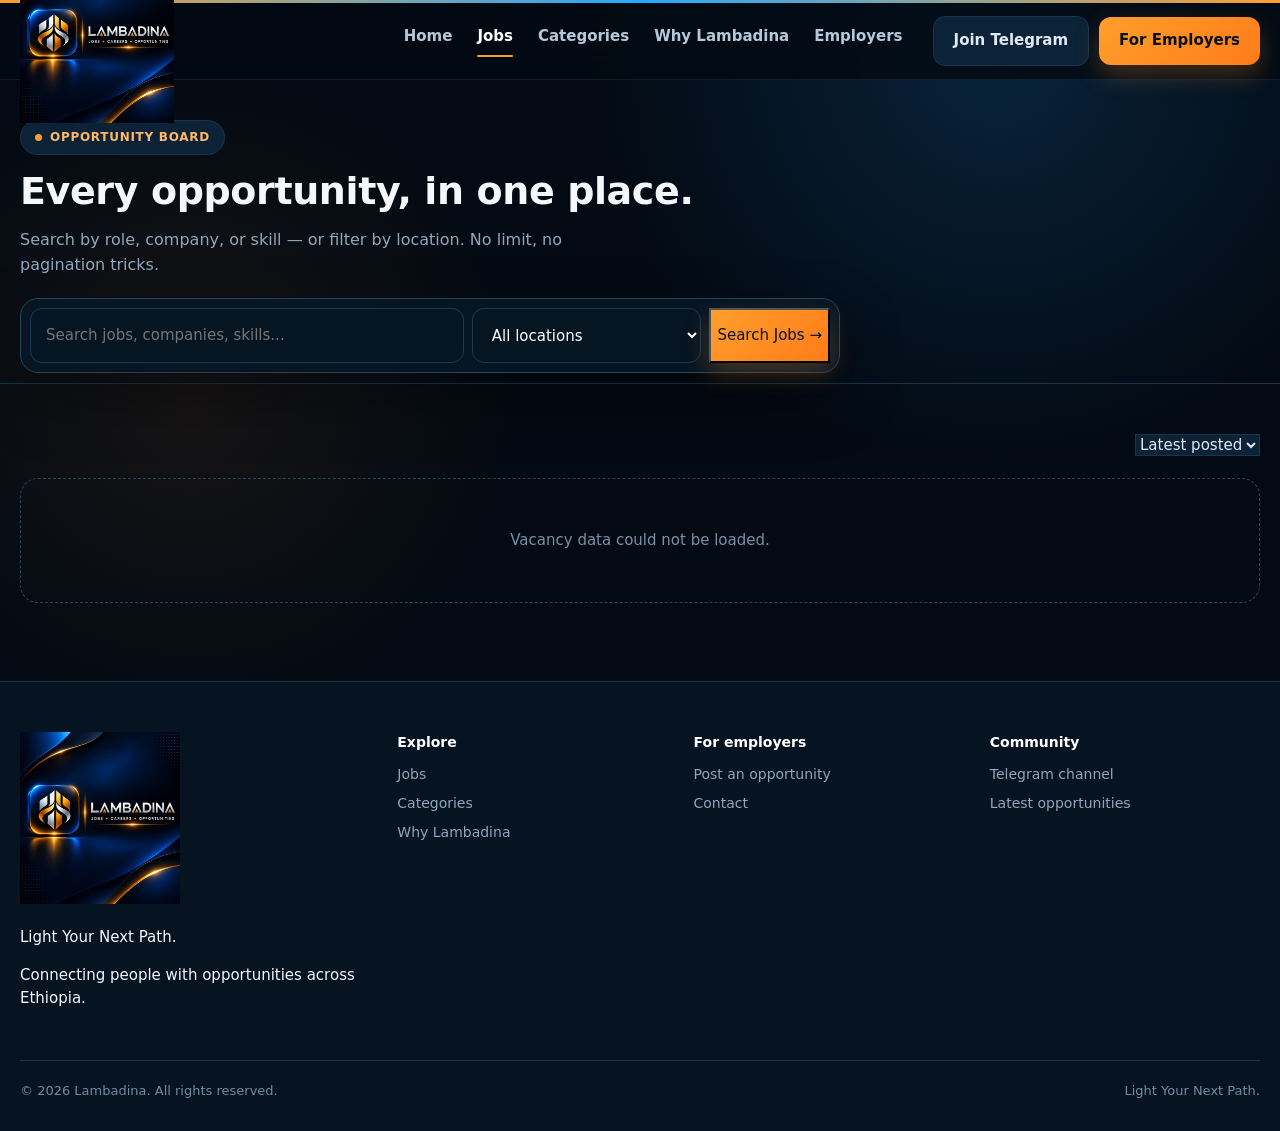
<file: jobs.html>
<!doctype html>
<html lang="en">
<head>
<meta charset="utf-8">
<meta name="viewport" content="width=device-width,initial-scale=1">
<title>All Opportunities — Lambadina</title>
<meta name="description" content="Browse every opportunity on Lambadina — search, filter, and find your next role.">
<style>
:root{
 --bg:#030a13;--bg2:#061321;--panel:#081b2c;--panel2:#0b2237;--line:#17364e;
 --text:#f4f8fc;--muted:#8fa7bb;--blue:#24a9ff;--blue2:#0878c9;--orange:#ff9e2c;
 --orange2:#ffbd5a;--green:#43d49a;--danger:#ff6b75;--radius:18px;
}
*{box-sizing:border-box}html{scroll-behavior:smooth}body{margin:0;background:
radial-gradient(circle at 78% 5%,rgba(25,112,180,.24),transparent 28%),
radial-gradient(circle at 15% 35%,rgba(255,142,36,.08),transparent 25%),var(--bg);
color:var(--text);font:15px/1.55 Inter,system-ui,-apple-system,Segoe UI,Roboto,Arial,sans-serif}
a{color:inherit;text-decoration:none}button,input,select{font:inherit}button{cursor:pointer}
.container{width:min(1240px,calc(100% - 36px));margin:auto}.topline{height:3px;background:linear-gradient(90deg,var(--orange),var(--blue),var(--orange))}
header{position:sticky;top:0;z-index:50;background:rgba(3,10,19,.82);backdrop-filter:blur(18px);border-bottom:1px solid rgba(100,160,200,.12)}
.nav{height:76px;display:flex;align-items:center;gap:30px}.brand img{width:154px;display:block}.navlinks{display:flex;gap:25px;margin-left:auto}.navlinks a{color:#b7c8d7;font-weight:650}.navlinks a:hover,.navlinks a.active{color:#fff}.navlinks a.active:after{content:"";display:block;height:2px;background:var(--orange);margin-top:7px;border-radius:9px}
.nav-actions{display:flex;gap:10px;align-items:center}.iconbtn{width:40px;height:40px;border-radius:12px;border:1px solid var(--line);background:var(--panel2);display:grid;place-items:center;color:#bcd0de}
.btn{padding:12px 20px;border-radius:12px;font-weight:750;display:inline-flex;align-items:center;gap:8px;border:0}
.ghost{background:var(--panel2);border:1px solid var(--line);color:#dfeaf2}
.primary{background:linear-gradient(135deg,var(--orange),#ff7c19);color:#07111b;box-shadow:0 10px 24px rgba(255,145,37,.25)}
.menu{display:none}
.section{padding:50px 0 78px}
.eyebrow{display:inline-flex;align-items:center;gap:8px;background:var(--panel2);border:1px solid var(--line);padding:7px 14px;border-radius:99px;font-size:12px;font-weight:750;letter-spacing:.06em;text-transform:uppercase;color:#ffb866}
.eyebrow:before{content:"";width:7px;height:7px;border-radius:50%;background:var(--orange)}
h1{font-size:38px;line-height:1.1;margin:16px 0 10px;letter-spacing:-.01em}
h2{font-size:28px;margin:0 0 10px}
.section-sub{color:var(--muted);font-size:16px;max-width:620px}

.pagehead{padding:40px 0 10px;border-bottom:1px solid var(--line)}
.searchbox{margin-top:20px;background:rgba(7,24,38,.82);border:1px solid #23445c;border-radius:18px;padding:9px;display:grid;grid-template-columns:1.7fr .9fr auto;gap:8px;max-width:820px;box-shadow:0 25px 60px rgba(0,0,0,.35)}
.searchbox input,.searchbox select{background:#061522;border:1px solid #173b55;color:#fff;border-radius:12px;padding:15px;outline:none}.searchbox input:focus,.searchbox select:focus{border-color:var(--blue)}

.section-head{display:flex;justify-content:space-between;align-items:center;gap:20px;flex-wrap:wrap;margin-bottom:22px}
.joblist{display:grid;gap:11px}
.job-card{position:relative;display:grid;grid-template-columns:54px 1fr auto;gap:15px;align-items:center;padding:18px;border:1px solid #17384f;background:linear-gradient(135deg,rgba(9,28,44,.96),rgba(5,18,29,.96));border-radius:17px;transition:.2s}
.job-card:hover{border-color:#2a6689;transform:translateX(2px)}
.company-logo{width:54px;height:54px;border-radius:13px;background:#eef4f8;object-fit:contain;padding:6px}
.job-title{font-weight:850;font-size:16px}
.company{color:#89a2b5;font-size:13px;margin-top:2px}
.meta{display:flex;gap:8px;flex-wrap:wrap;margin-top:9px;color:#7893a8;font-size:12px}
.tag{border:1px solid #23445b;padding:4px 7px;border-radius:7px;background:#081b2b}
.job-right{text-align:right}
.deadline{color:#92a8b8;font-size:12px;margin-bottom:9px}
.job-right .primary{padding:9px 13px;font-size:12px}
.empty{padding:50px;text-align:center;border:1px dashed #27475b;border-radius:18px;color:#7991a2}
.resultcount{color:var(--muted);font-size:14px}

footer{border-top:1px solid var(--line);padding:50px 0 30px;background:var(--bg2)}
.footgrid{display:grid;grid-template-columns:1.3fr 1fr 1fr 1fr;gap:26px}
.footgrid h4{color:#fff;margin:0 0 10px;font-size:14px}
.footgrid a{display:block;color:var(--muted);margin:7px 0;font-size:14px}
.copyright{margin-top:34px;padding-top:20px;border-top:1px solid var(--line);display:flex;justify-content:space-between;color:#718ca0;font-size:13px;flex-wrap:wrap;gap:10px}

@media(max-width:900px){
 .navlinks,.nav-actions{display:none}.menu{display:block;margin-left:auto}
 h1{font-size:30px}
 .searchbox{grid-template-columns:1fr}
 .job-card{grid-template-columns:44px 1fr;grid-template-rows:auto auto}
 .job-right{grid-column:1/-1;text-align:left;display:flex;justify-content:space-between;align-items:center;margin-top:6px}
 .footgrid{grid-template-columns:1fr 1fr}
 .section{padding:30px 0 55px}
 .navlinks.show{display:flex;flex-direction:column;position:absolute;top:76px;left:0;right:0;background:rgba(3,10,19,.98);backdrop-filter:blur(18px);border-bottom:1px solid var(--line);padding:10px 20px 18px;gap:2px;z-index:60}
 .navlinks.show a{padding:13px 4px;border-bottom:1px solid rgba(255,255,255,.07)}
 .navlinks.show a:last-child{border-bottom:0}
 .nav-actions.show{display:flex;position:absolute;top:calc(76px + 1px);left:0;right:0;background:rgba(3,10,19,.98);padding:0 20px 18px;flex-direction:column;gap:10px;z-index:59}
}
</style>
</head>
<body>
<div class="topline"></div>
<header><div class="container nav">
<a class="brand" href="index.html"><img src="logo.png" alt="Lambadina"></a>
<nav class="navlinks"><a href="index.html#home">Home</a><a class="active" href="jobs.html">Jobs</a><a href="categories.html">Categories</a><a href="why.html">Why Lambadina</a><a href="employers.html">Employers</a></nav>
<div class="nav-actions"><a class="btn ghost" href="https://t.me/lambadina_jobs" target="_blank" rel="noopener">Join Telegram</a><a class="btn primary" href="employers.html">For Employers</a></div>
<button class="iconbtn menu" onclick="document.querySelector('.navlinks').classList.toggle('show');document.querySelector('.nav-actions').classList.toggle('show')">☰</button>
</div></header>

<section class="pagehead"><div class="container">
<span class="eyebrow">Opportunity board</span>
<h1>Every opportunity, in one place.</h1>
<p class="section-sub">Search by role, company, or skill — or filter by location. No limit, no pagination tricks.</p>
<div class="searchbox"><input id="searchInput" placeholder="Search jobs, companies, skills..."><select id="location"><option value="">All locations</option><option>Addis Ababa</option><option>Dire Dawa</option><option>Hawassa</option><option>Bahir Dar</option><option>Jimma</option></select><button class="primary" onclick="renderJobs()">Search Jobs →</button></div>
</div></section>

<section class="section"><div class="container">
<div class="section-head">
 <span class="resultcount" id="resultCount"></span>
 <select id="sort" class="ghost" onchange="renderJobs()"><option value="latest">Latest posted</option><option value="deadline">Deadline</option></select>
</div>
<div class="joblist" id="jobList"></div>
</div></section>

<footer><div class="container">
<div class="footgrid"><div><img src="logo.png" alt="Lambadina" style="width:160px"><p>Light Your Next Path.</p><p>Connecting people with opportunities across Ethiopia.</p></div>
<div><h4>Explore</h4><a href="jobs.html">Jobs</a><a href="categories.html">Categories</a><a href="why.html">Why Lambadina</a></div>
<div><h4>For employers</h4><a href="employers.html">Post an opportunity</a><a href="mailto:lambadina@example.com">Contact</a></div>
<div><h4>Community</h4><a href="https://t.me/lambadina_jobs">Telegram channel</a><a href="jobs.html">Latest opportunities</a></div></div>
<div class="copyright"><span>© 2026 Lambadina. All rights reserved.</span><span>Light Your Next Path.</span></div>
</div></footer>

<script>
let DATA=[];
async function init(){
 try{
  const r=await fetch("https://raw.githubusercontent.com/nebilnur18-creator/lambadina-data/main/jobs.json");
  const j=await r.json();DATA=j.jobs||[];
  const params=new URLSearchParams(location.search);
  const cat=params.get("cat");
  if(cat) document.getElementById("searchInput").value=cat;
  renderJobs();
 }catch(e){document.getElementById("jobList").innerHTML='<div class="empty">Vacancy data could not be loaded.</div>';}
}
function titleOf(j){
 if(j.positions&&j.positions[0]&&j.positions[0].length<=90) return j.positions[0];
 const firstLine=(j.text||"").split("\n").find(x=>x.trim());
 if(firstLine&&firstLine.trim().length<=90) return firstLine.trim();
 return (j.company?j.company+" — Opportunity":"Opportunity");
}
function esc(s){return String(s??"").replace(/[&<>"']/g,m=>({"&":"&amp;","<":"&lt;",">":"&gt;",'"':"&quot;","'":"&#039;"}[m]))}
function renderJobs(){
 let q=document.getElementById("searchInput").value.toLowerCase().trim(), loc=document.getElementById("location").value, sort=document.getElementById("sort").value;
 let rows=DATA.filter(j=>{let hay=[j.company,j.about,(j.positions||[]).join(" "),(j.category||[]).join(" "),j.text].join(" ").toLowerCase();let ok=!q||hay.includes(q);let okLoc=!loc||hay.includes(loc.toLowerCase());return ok&&okLoc});
 rows.sort((a,b)=>sort==="deadline"?String(a.deadline||"zzzz").localeCompare(String(b.deadline||"zzzz")):String(b.posted||"").localeCompare(String(a.posted||"")));
 document.getElementById("resultCount").textContent=rows.length+(rows.length===1?" opportunity found":" opportunities found");
 document.getElementById("jobList").innerHTML=rows.length?rows.map(j=>{let t=titleOf(j), c=(j.category||["General"])[0];return `<article class="job-card"><img class="company-logo" src="${esc(j.image||'logo.png')}" alt="${esc(j.company||'Lambadina')}" loading="lazy" onerror="this.onerror=null;this.src='logo.png'"><div><a class="job-title" href="job.html?id=${encodeURIComponent(j.id)}">${esc(t)}</a><div class="company">${esc(j.company)}</div><div class="meta"><span class="tag">⌖ ${esc((j.text||"Addis Ababa").match(/(?:Location:|📍 Location:|📍)\s*([^\n]+)/i)?.[1]||"Ethiopia")}</span><span class="tag">${esc(c)}</span><span class="tag">Full-time / vacancy</span></div></div><div class="job-right"><div class="deadline">Deadline<br><b>${esc(j.deadline||"Not specified")}</b></div><a class="primary" href="job.html?id=${encodeURIComponent(j.id)}">View Details →</a></div></article>`}).join(""):'<div class="empty">No opportunities match your search.</div>';
}
document.getElementById("searchInput").addEventListener("keydown",e=>{if(e.key==="Enter")renderJobs()});
init();
</script>
</body>
</html>
</file>
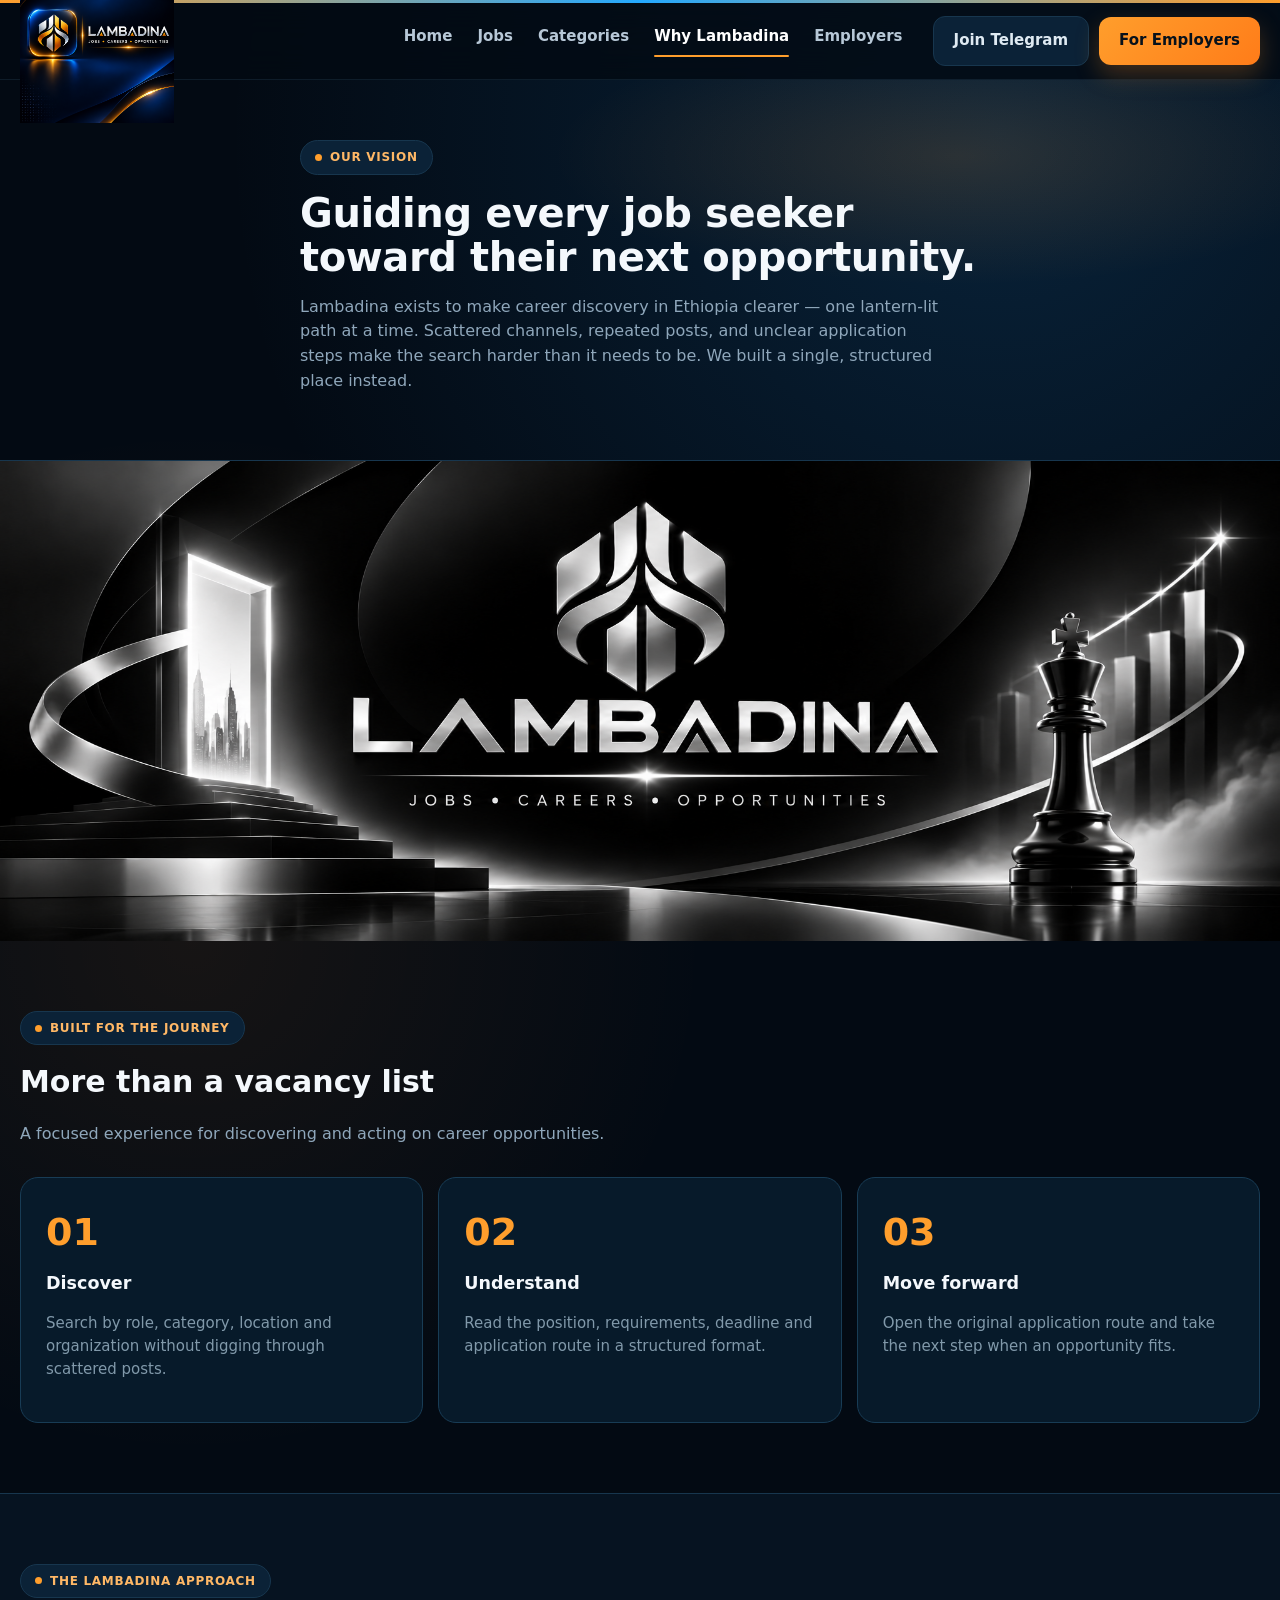
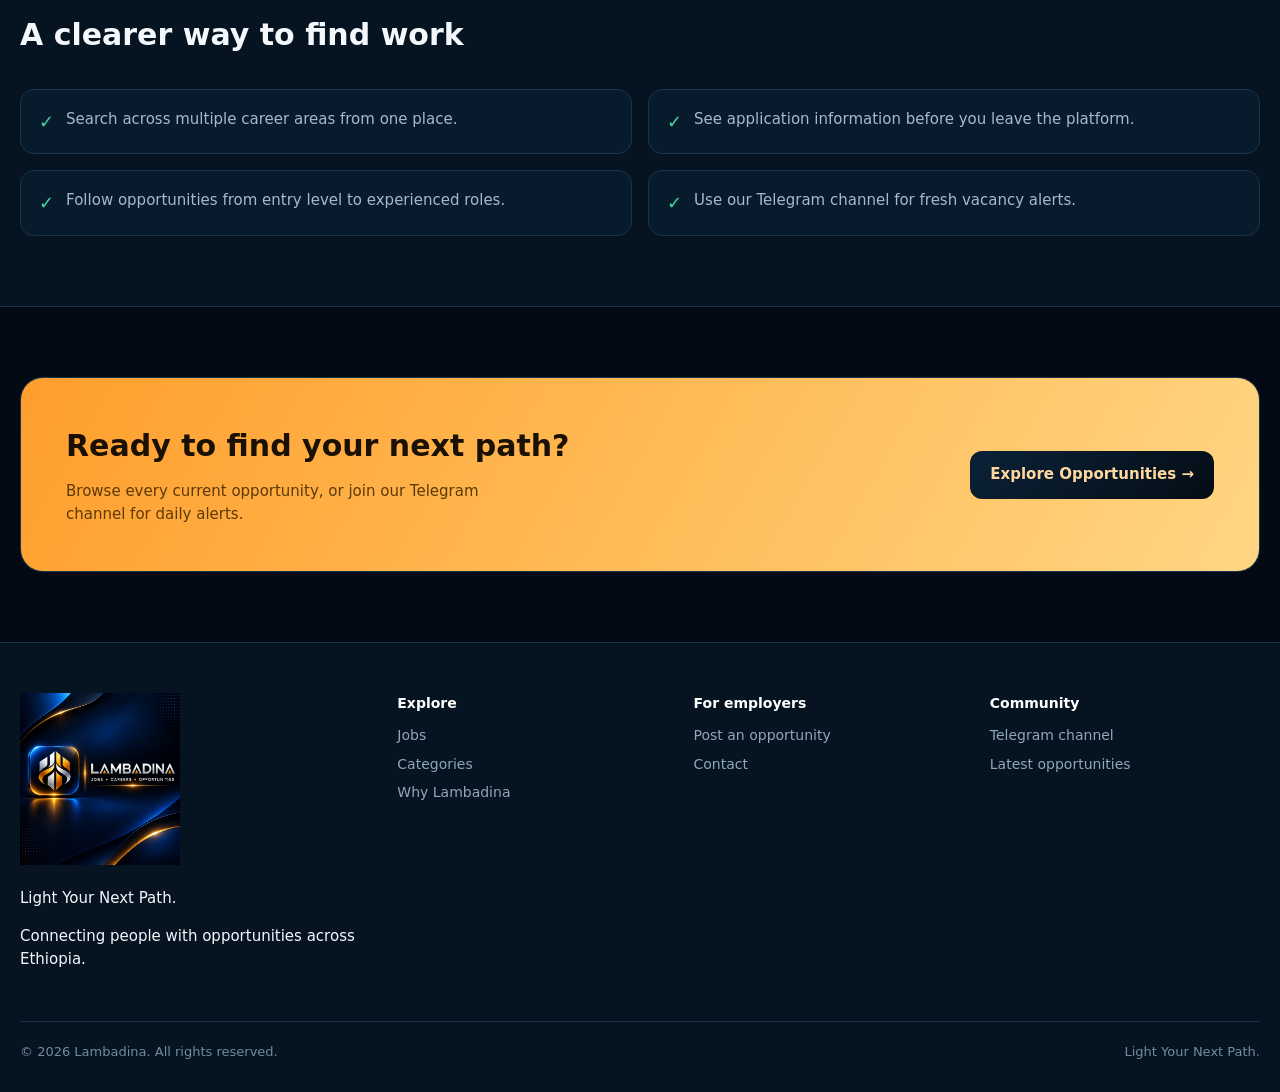
<file: why.html>
<!doctype html>
<html lang="en">
<head>
<meta charset="utf-8">
<meta name="viewport" content="width=device-width,initial-scale=1">
<title>Why Lambadina</title>
<meta name="description" content="Why Lambadina exists and how it makes career discovery in Ethiopia clearer.">
<style>
:root{
 --bg:#030a13;--bg2:#061321;--panel:#081b2c;--panel2:#0b2237;--line:#17364e;
 --text:#f4f8fc;--muted:#8fa7bb;--blue:#24a9ff;--blue2:#0878c9;--orange:#ff9e2c;
 --orange2:#ffbd5a;--green:#43d49a;--danger:#ff6b75;--radius:18px;
}
*{box-sizing:border-box}html{scroll-behavior:smooth}body{margin:0;background:
radial-gradient(circle at 78% 5%,rgba(25,112,180,.24),transparent 28%),
radial-gradient(circle at 15% 35%,rgba(255,142,36,.08),transparent 25%),var(--bg);
color:var(--text);font:15px/1.55 Inter,system-ui,-apple-system,Segoe UI,Roboto,Arial,sans-serif}
a{color:inherit;text-decoration:none}button,input,select{font:inherit}button{cursor:pointer}
.container{width:min(1240px,calc(100% - 36px));margin:auto}.topline{height:3px;background:linear-gradient(90deg,var(--orange),var(--blue),var(--orange))}
header{position:sticky;top:0;z-index:50;background:rgba(3,10,19,.82);backdrop-filter:blur(18px);border-bottom:1px solid rgba(100,160,200,.12)}
.nav{height:76px;display:flex;align-items:center;gap:30px}.brand img{width:154px;display:block}.navlinks{display:flex;gap:25px;margin-left:auto}.navlinks a{color:#b7c8d7;font-weight:650}.navlinks a:hover,.navlinks a.active{color:#fff}.navlinks a.active:after{content:"";display:block;height:2px;background:var(--orange);margin-top:7px;border-radius:9px}
.nav-actions{display:flex;gap:10px;align-items:center}.iconbtn{width:40px;height:40px;border-radius:12px;border:1px solid var(--line);background:var(--panel2);display:grid;place-items:center;color:#bcd0de}
.btn{padding:12px 20px;border-radius:12px;font-weight:750;display:inline-flex;align-items:center;gap:8px;border:0}
.ghost{background:var(--panel2);border:1px solid var(--line);color:#dfeaf2}
.primary{background:linear-gradient(135deg,var(--orange),#ff7c19);color:#07111b;box-shadow:0 10px 24px rgba(255,145,37,.25)}
.menu{display:none}
.section{padding:70px 0}
.eyebrow{display:inline-flex;align-items:center;gap:8px;background:var(--panel2);border:1px solid var(--line);padding:7px 14px;border-radius:99px;font-size:12px;font-weight:750;letter-spacing:.06em;text-transform:uppercase;color:#ffb866}
.eyebrow:before{content:"";width:7px;height:7px;border-radius:50%;background:var(--orange)}
h1{font-size:40px;line-height:1.1;margin:16px 0 14px;letter-spacing:-.01em}
h2{font-size:30px;margin:0 0 10px}
.section-sub{color:var(--muted);font-size:16px;max-width:640px}
.pagehead{padding:60px 0 50px;border-bottom:1px solid var(--line);position:relative;overflow:hidden}
.pagehead:before{content:"";position:absolute;inset:0;background:radial-gradient(ellipse at 75% 20%,rgba(255,148,39,.14),transparent 30%)}
.pagehead .inner{position:relative;max-width:680px}

.vision-banner{padding:0}
.vision-banner img{display:block;width:100%;height:auto}

.cards3{display:grid;grid-template-columns:repeat(3,1fr);gap:15px;margin-top:30px}
.info-card{border:1px solid #183c55;border-radius:18px;padding:25px;background:#071a2a}
.num{font-size:38px;font-weight:900;color:var(--orange)}
.info-card h3{margin:8px 0}
.info-card p{color:#8199aa}

.check-grid{display:grid;grid-template-columns:1fr 1fr;gap:16px;margin-top:30px}
.check{display:flex;gap:12px;color:#a5baca;border:1px solid var(--line);background:var(--panel);padding:18px;border-radius:14px}
.check b{color:var(--green);font-size:18px}

.cta-band{border:1px solid var(--line);border-radius:23px;padding:45px;background:linear-gradient(120deg,var(--orange) 0%,var(--orange2) 55%,#ffd684 100%);display:flex;justify-content:space-between;gap:25px;align-items:center;flex-wrap:wrap}
.cta-band h2{color:#1a1004}
.cta-band p{color:#5c3a06;margin:0;max-width:460px}
.cta-band .btn-navy{background:linear-gradient(135deg,#0b2237,#050d16);color:#ffd8a0;border:0;font-weight:800}

footer{border-top:1px solid var(--line);padding:50px 0 30px;background:var(--bg2)}
.footgrid{display:grid;grid-template-columns:1.3fr 1fr 1fr 1fr;gap:26px}
.footgrid h4{color:#fff;margin:0 0 10px;font-size:14px}
.footgrid a{display:block;color:var(--muted);margin:7px 0;font-size:14px}
.copyright{margin-top:34px;padding-top:20px;border-top:1px solid var(--line);display:flex;justify-content:space-between;color:#718ca0;font-size:13px;flex-wrap:wrap;gap:10px}

@media(max-width:900px){
 .navlinks,.nav-actions{display:none}.menu{display:block;margin-left:auto}
 h1{font-size:30px}
 .cards3,.check-grid{grid-template-columns:1fr}
 .cta-band{display:block;text-align:left}
 .footgrid{grid-template-columns:1fr 1fr}
 .section{padding:40px 0}
 .navlinks.show{display:flex;flex-direction:column;position:absolute;top:76px;left:0;right:0;background:rgba(3,10,19,.98);backdrop-filter:blur(18px);border-bottom:1px solid var(--line);padding:10px 20px 18px;gap:2px;z-index:60}
 .navlinks.show a{padding:13px 4px;border-bottom:1px solid rgba(255,255,255,.07)}
 .navlinks.show a:last-child{border-bottom:0}
 .nav-actions.show{display:flex;position:absolute;top:calc(76px + 1px);left:0;right:0;background:rgba(3,10,19,.98);padding:0 20px 18px;flex-direction:column;gap:10px;z-index:59}
}
</style>
</head>
<body>
<div class="topline"></div>
<header><div class="container nav">
<a class="brand" href="index.html"><img src="logo.png" alt="Lambadina"></a>
<nav class="navlinks"><a href="index.html#home">Home</a><a href="jobs.html">Jobs</a><a href="categories.html">Categories</a><a class="active" href="why.html">Why Lambadina</a><a href="employers.html">Employers</a></nav>
<div class="nav-actions"><a class="btn ghost" href="https://t.me/lambadina_jobs" target="_blank" rel="noopener">Join Telegram</a><a class="btn primary" href="employers.html">For Employers</a></div>
<button class="iconbtn menu" onclick="document.querySelector('.navlinks').classList.toggle('show');document.querySelector('.nav-actions').classList.toggle('show')">☰</button>
</div></header>

<section class="pagehead"><div class="container inner">
<span class="eyebrow">Our vision</span>
<h1>Guiding every job seeker toward their next opportunity.</h1>
<p class="section-sub">Lambadina exists to make career discovery in Ethiopia clearer — one lantern-lit path at a time. Scattered channels, repeated posts, and unclear application steps make the search harder than it needs to be. We built a single, structured place instead.</p>
</div></section>

<section class="vision-banner"><img src="vision-banner.png" alt="Lambadina — Guiding every job seeker toward their next opportunity"></section>

<section class="section"><div class="container">
<span class="eyebrow">Built for the journey</span>
<h2 style="margin-top:14px">More than a vacancy list</h2>
<p class="section-sub">A focused experience for discovering and acting on career opportunities.</p>
<div class="cards3">
 <div class="info-card"><div class="num">01</div><h3>Discover</h3><p>Search by role, category, location and organization without digging through scattered posts.</p></div>
 <div class="info-card"><div class="num">02</div><h3>Understand</h3><p>Read the position, requirements, deadline and application route in a structured format.</p></div>
 <div class="info-card"><div class="num">03</div><h3>Move forward</h3><p>Open the original application route and take the next step when an opportunity fits.</p></div>
</div>
</div></section>

<section class="section" style="background:var(--bg2);border-top:1px solid var(--line);border-bottom:1px solid var(--line)"><div class="container">
<span class="eyebrow">The Lambadina approach</span>
<h2 style="margin-top:14px">A clearer way to find work</h2>
<div class="check-grid">
 <div class="check"><b>✓</b><span>Search across multiple career areas from one place.</span></div>
 <div class="check"><b>✓</b><span>See application information before you leave the platform.</span></div>
 <div class="check"><b>✓</b><span>Follow opportunities from entry level to experienced roles.</span></div>
 <div class="check"><b>✓</b><span>Use our Telegram channel for fresh vacancy alerts.</span></div>
</div>
</div></section>

<section class="section"><div class="container">
<div class="cta-band">
 <div><h2>Ready to find your next path?</h2><p>Browse every current opportunity, or join our Telegram channel for daily alerts.</p></div>
 <a class="btn btn-navy" href="jobs.html">Explore Opportunities →</a>
</div>
</div></section>

<footer><div class="container">
<div class="footgrid"><div><img src="logo.png" alt="Lambadina" style="width:160px"><p>Light Your Next Path.</p><p>Connecting people with opportunities across Ethiopia.</p></div>
<div><h4>Explore</h4><a href="jobs.html">Jobs</a><a href="categories.html">Categories</a><a href="why.html">Why Lambadina</a></div>
<div><h4>For employers</h4><a href="employers.html">Post an opportunity</a><a href="mailto:lambadina@example.com">Contact</a></div>
<div><h4>Community</h4><a href="https://t.me/lambadina_jobs">Telegram channel</a><a href="jobs.html">Latest opportunities</a></div></div>
<div class="copyright"><span>© 2026 Lambadina. All rights reserved.</span><span>Light Your Next Path.</span></div>
</div></footer>
</body>
</html>
</file>
<file: theme.css>
/* Lambadina light theme — loaded AFTER each page's own <style>, so it wins.
   Add   <link rel="stylesheet" href="theme.css">   before </head> on EVERY page. */
:root{
 --bg:#ffffff;--bg2:#f6f8ff;--panel:#ffffff;--panel2:#f4f7ff;--line:#e3e8f4;
 --text:#14213d;--muted:#5b6b86;--blue:#2f7df6;--blue2:#1f5fd0;--orange:#ff8a1f;--orange2:#ffb347;
 --green:#12a672;--danger:#e5484d;--pink:#ff4f9a;--violet:#7a5cff;
 --grad:linear-gradient(135deg,#ff8a1f 0%,#ff4f9a 52%,#7a5cff 100%);
 --grad-cool:linear-gradient(120deg,#2f7df6 0%,#7a5cff 55%,#ff4f9a 100%);
}
body{
 background:
  radial-gradient(circle at 88% -4%,rgba(122,92,255,.20),transparent 34%),
  radial-gradient(circle at 4% 18%,rgba(47,125,246,.17),transparent 32%),
  radial-gradient(circle at 78% 58%,rgba(255,138,31,.13),transparent 30%),
  radial-gradient(circle at 8% 92%,rgba(255,79,154,.13),transparent 30%),
  #ffffff;
 color:var(--text);
}
.topline,.top{background:linear-gradient(90deg,#ff8a1f,#ff4f9a,#7a5cff,#2f7df6,#ff8a1f)}

/* ---------- header + logo ---------- */
header{background:rgba(255,255,255,.88);border-bottom:1px solid var(--line);box-shadow:0 4px 24px rgba(60,80,140,.06)}
header img[src$="logo.png"],footer img[src$="logo.png"]{
 height:42px;width:auto!important;max-width:none;object-fit:contain;display:block;
 background:#0b1f33;border-radius:12px;padding:6px 12px;box-sizing:content-box}
footer img[src$="logo.png"]{height:46px}
.navlinks a{color:#41526f}.navlinks a:hover,.navlinks a.active{color:#14213d}
.navlinks a.active:after{background:var(--grad)}
.iconbtn,.ghost,.btn{background:#fff;color:#14213d;border:1px solid var(--line)}
.iconbtn:hover,.ghost:hover,.btn:hover{border-color:#b9c8ee}
.primary{background:var(--grad);color:#fff!important;border:0;box-shadow:0 10px 26px rgba(255,79,154,.25)}
.blue{background:var(--grad-cool);color:#fff}
.navlinks.show,.nav-actions.show{background:rgba(255,255,255,.98)}
.navlinks.show a{border-bottom:1px solid #edf0f8}

/* ---------- hero ---------- */
.top-banner{background:#fff}
.hero{border-bottom:1px solid var(--line)}
.hero:before{background:
 radial-gradient(ellipse at 80% 30%,rgba(122,92,255,.10),transparent 42%),
 radial-gradient(ellipse at 15% 85%,rgba(255,138,31,.10),transparent 40%),
 radial-gradient(ellipse at 45% 0,rgba(47,125,246,.08),transparent 45%)}
.kicker{background:#fff;border:1px solid var(--line);color:#41526f}
.kicker i{background:var(--pink);box-shadow:0 0 12px var(--pink)}
h1{color:#14213d}
.gradient{background:linear-gradient(100deg,#2f7df6 5%,#7a5cff 40%,#ff4f9a 72%,#ff8a1f 100%);-webkit-background-clip:text;background-clip:text;color:transparent}
.hero p{color:#4a5b78}
.searchbox{background:rgba(255,255,255,.92);border:1px solid var(--line);box-shadow:0 22px 50px rgba(70,90,160,.16)}
.searchbox input,.searchbox select{background:#fff;border:1px solid #dbe3f3;color:#14213d}
.searchbox input:focus,.searchbox select:focus{border-color:var(--violet)}
.pill,.tag,.chip{background:#fff;border:1px solid #dbe3f3;color:#41526f}
.stats-grid{background:rgba(255,255,255,.94);border:1px solid var(--line);box-shadow:0 18px 44px rgba(70,90,160,.13)}
.stat{border-right:1px solid var(--line)}
.stat strong{background:var(--grad-cool);-webkit-background-clip:text;background-clip:text;color:transparent}
.stat span{color:#5b6b86}

/* ---------- sections ---------- */
.eyebrow{color:#d9540a}
.section h2{color:#14213d}.section-sub{color:#5b6b86}
.link{color:#2563d8}
.cat{background:#fff;border:1px solid var(--line);box-shadow:0 6px 18px rgba(70,90,160,.07)}
.cat:hover{border-color:#b9c8ee;box-shadow:0 14px 30px rgba(70,90,160,.14)}
.cat:after{background:rgba(122,92,255,.09)}
.cat b{color:#14213d}.cat small{color:#5b6b86}
.caticon{color:var(--violet)}
.cat:nth-child(5n+1){background:linear-gradient(145deg,#fff,#eaf2ff)}.cat:nth-child(5n+1) .caticon{color:#2f7df6}
.cat:nth-child(5n+2){background:linear-gradient(145deg,#fff,#f1ebff)}.cat:nth-child(5n+2) .caticon{color:#7a5cff}
.cat:nth-child(5n+3){background:linear-gradient(145deg,#fff,#ffe9f3)}.cat:nth-child(5n+3) .caticon{color:#ff4f9a}
.cat:nth-child(5n+4){background:linear-gradient(145deg,#fff,#fff0df)}.cat:nth-child(5n+4) .caticon{color:#ff8a1f}
.cat:nth-child(5n+5){background:linear-gradient(145deg,#fff,#e6f8f0)}.cat:nth-child(5n+5) .caticon{color:#12a672}

.job-card{background:#fff;border:1px solid var(--line);box-shadow:0 6px 18px rgba(70,90,160,.06)}
.job-card:hover{border-color:#b9c8ee;box-shadow:0 14px 30px rgba(70,90,160,.13)}
.company-logo{background:#f2f5fb;border:1px solid var(--line)}
.job-title{color:#14213d}.company{color:#5b6b86}.meta{color:#5b6b86}.deadline{color:#5b6b86}
.deadline b{color:#14213d}
.side-card{background:linear-gradient(145deg,#ffffff,#f1edff);border:1px solid var(--line);box-shadow:0 14px 34px rgba(100,90,200,.12)}
.check{color:#41526f}.check b{color:var(--green)}

.feature{background:linear-gradient(110deg,#ffffff,#f1edff);border:1px solid var(--line);box-shadow:0 14px 34px rgba(100,90,200,.1)}
.feature-visual{background:radial-gradient(circle at 50% 40%,rgba(255,138,31,.38),transparent 30%),linear-gradient(135deg,#e3eeff,#f1e6ff 55%,#ffe6ef)}
.path{border-top-color:#ff4f9a;filter:drop-shadow(0 0 10px rgba(255,79,154,.5))}
.person{background:#14213d;box-shadow:none}.person:before{background:#14213d}
.portal{border-color:#7a5cff;box-shadow:0 0 50px rgba(122,92,255,.25) inset}
.info-card{background:#fff;border:1px solid var(--line);box-shadow:0 6px 18px rgba(70,90,160,.06)}
.info-card p{color:#5b6b86}.info-card h3{color:#14213d}
.num{background:var(--grad);-webkit-background-clip:text;background-clip:text;color:transparent}
.faq{border-top:1px solid #dbe3f3}.faq details{border-bottom:1px solid #dbe3f3}.faq p{color:#5b6b86}
.newsletter{background:#fff;border:1px solid var(--line);color:#14213d}.newsform input{background:#fff;border:1px solid #dbe3f3;color:#14213d}
.empty{background:#fff;border:1px dashed #c6d2ec;color:#5b6b86}

/* the "gold" bands become soft pastel rainbows */
.section-gold{background:linear-gradient(120deg,#fff1de 0%,#ffe7f1 38%,#ece6ff 72%,#e3f0ff 100%)}
.section-gold .eyebrow{color:#d9540a}
.section-gold h2{color:#14213d}
.section-gold .section-sub{color:#4a5b78}
.section-gold .link{color:#2563d8}
.section-gold .cat{background:#fff;border-color:rgba(122,92,255,.14)}
.section-gold .cat:after{background:rgba(255,79,154,.08)}
.section-gold .cat b{color:#14213d}.section-gold .cat small{color:#5b6b86}
.section-gold .info-card{background:#fff;border-color:rgba(122,92,255,.14)}
.section-gold .info-card h3{color:#14213d}.section-gold .info-card p{color:#5b6b86}
.section-gold .num{background:var(--grad);-webkit-background-clip:text;background-clip:text;color:transparent}
.section-gold .faq details{border-color:rgba(122,92,255,.2)}
.section-gold .faq summary{color:#14213d}.section-gold .faq p{color:#4a5b78}
.section-gold .newsletter{background:var(--grad-cool);border:0;box-shadow:0 24px 60px rgba(122,92,255,.32);color:#fff}
.section-gold .newsletter h2{color:#fff}
.section-gold .newsletter .eyebrow{color:#ffe2b8}
.section-gold .newsletter .section-sub{color:rgba(255,255,255,.92)}
.section-gold .newsletter a:not(.primary){color:#fff!important}
.section-gold .newsletter .primary{background:#fff;color:#14213d!important;box-shadow:0 10px 28px rgba(0,0,0,.18)}

/* ---------- footer ---------- */
footer{background:#f4f6fd;border-top:1px solid var(--line);color:#5b6b86}
.footgrid h4{color:#14213d}.footgrid a,.footgrid p{color:#5b6b86}.footgrid a:hover{color:#14213d}
.copyright{border-top:1px solid var(--line);color:#6b7a94}

/* ---------- job detail page (job.html) ---------- */
.crumb{color:#6b7a94}.back{color:#2563d8}
.hero h1{color:#14213d}
.badge{color:#b45309;background:#fff4e5;border:1px solid #ffd6a0}
.company{color:#41526f}
.company img{background:#f2f5fb;border:1px solid var(--line)}
.applybox{background:linear-gradient(145deg,#ffffff,#f1edff);border:1px solid var(--line);box-shadow:0 22px 50px rgba(100,90,200,.2)}
.applybox p{color:#5b6b86!important}
.card{background:#fff;border:1px solid var(--line);box-shadow:0 6px 18px rgba(70,90,160,.06)}
.text{color:#33425e}
.row{border-bottom:1px solid #edf0f8}.row small{color:#6b7a94}
.notice{background:#f6f8ff;border:1px solid var(--line);color:#41526f}
</file>
